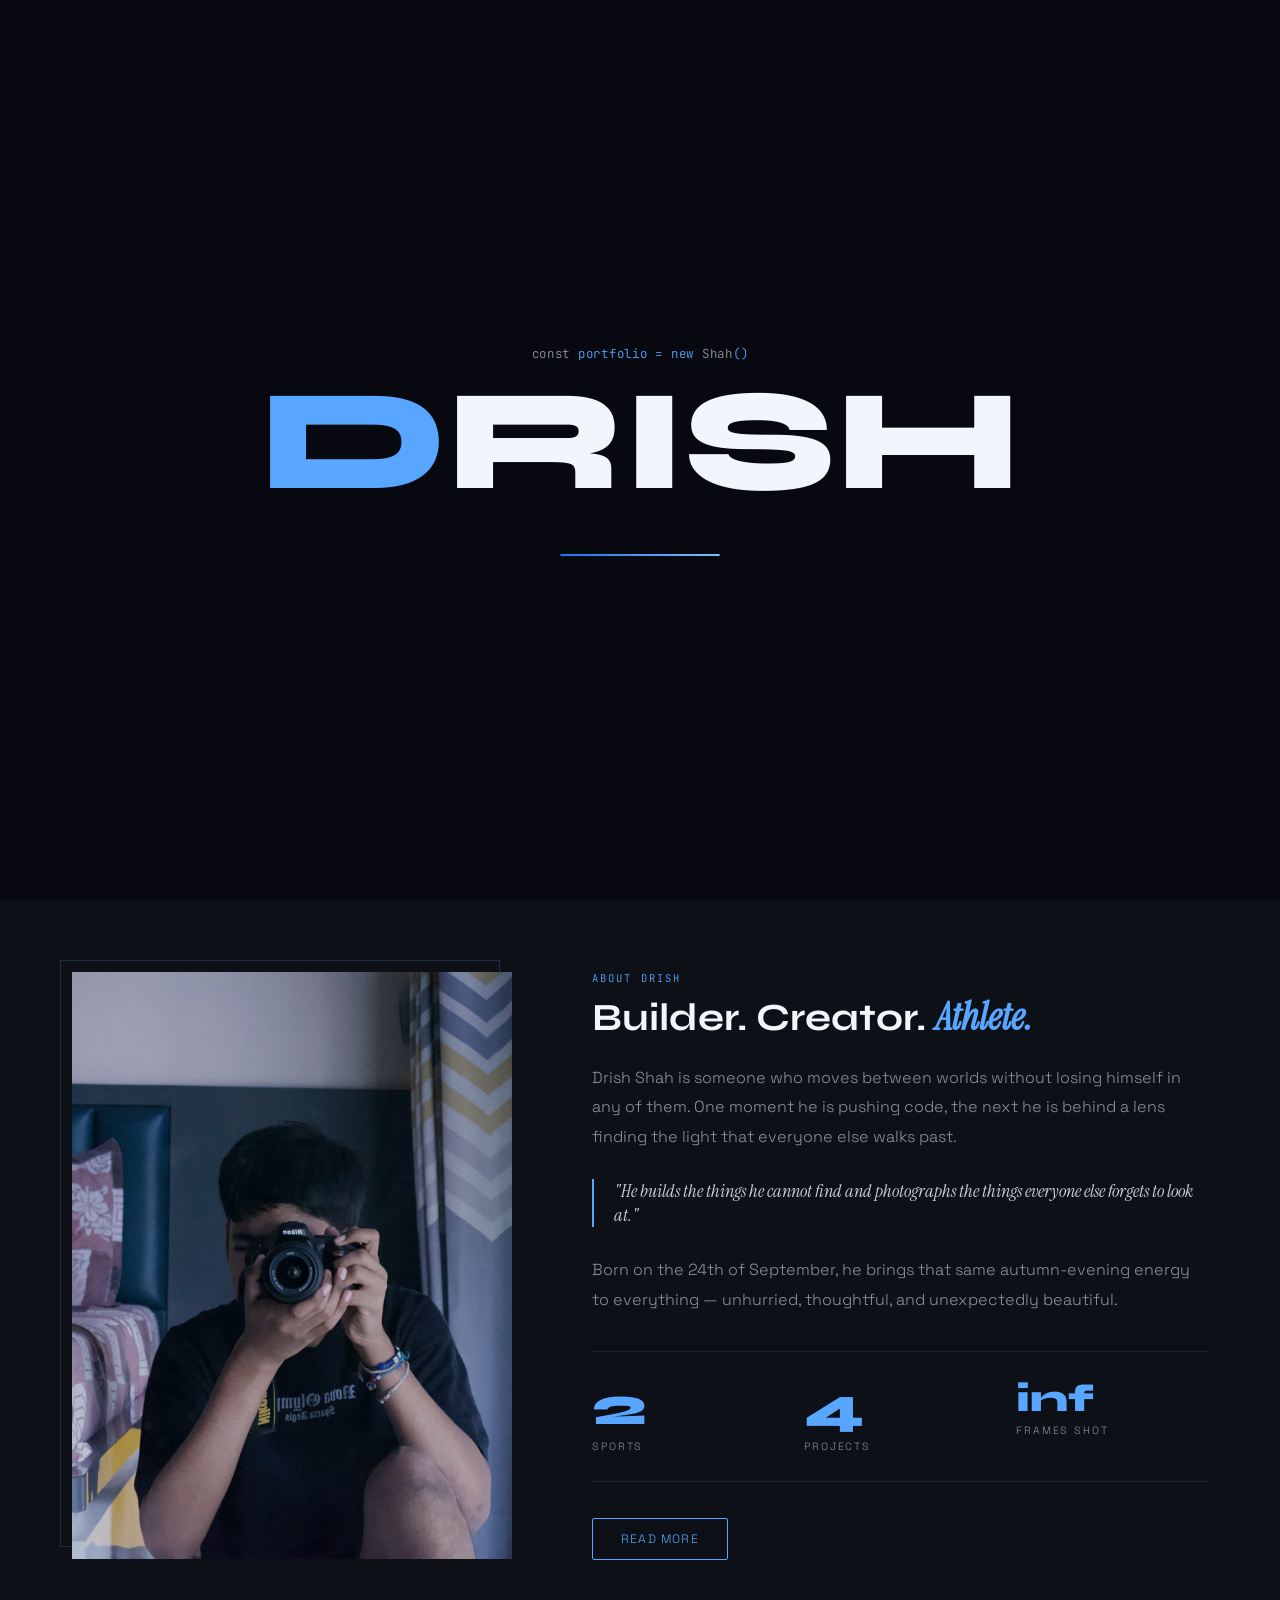
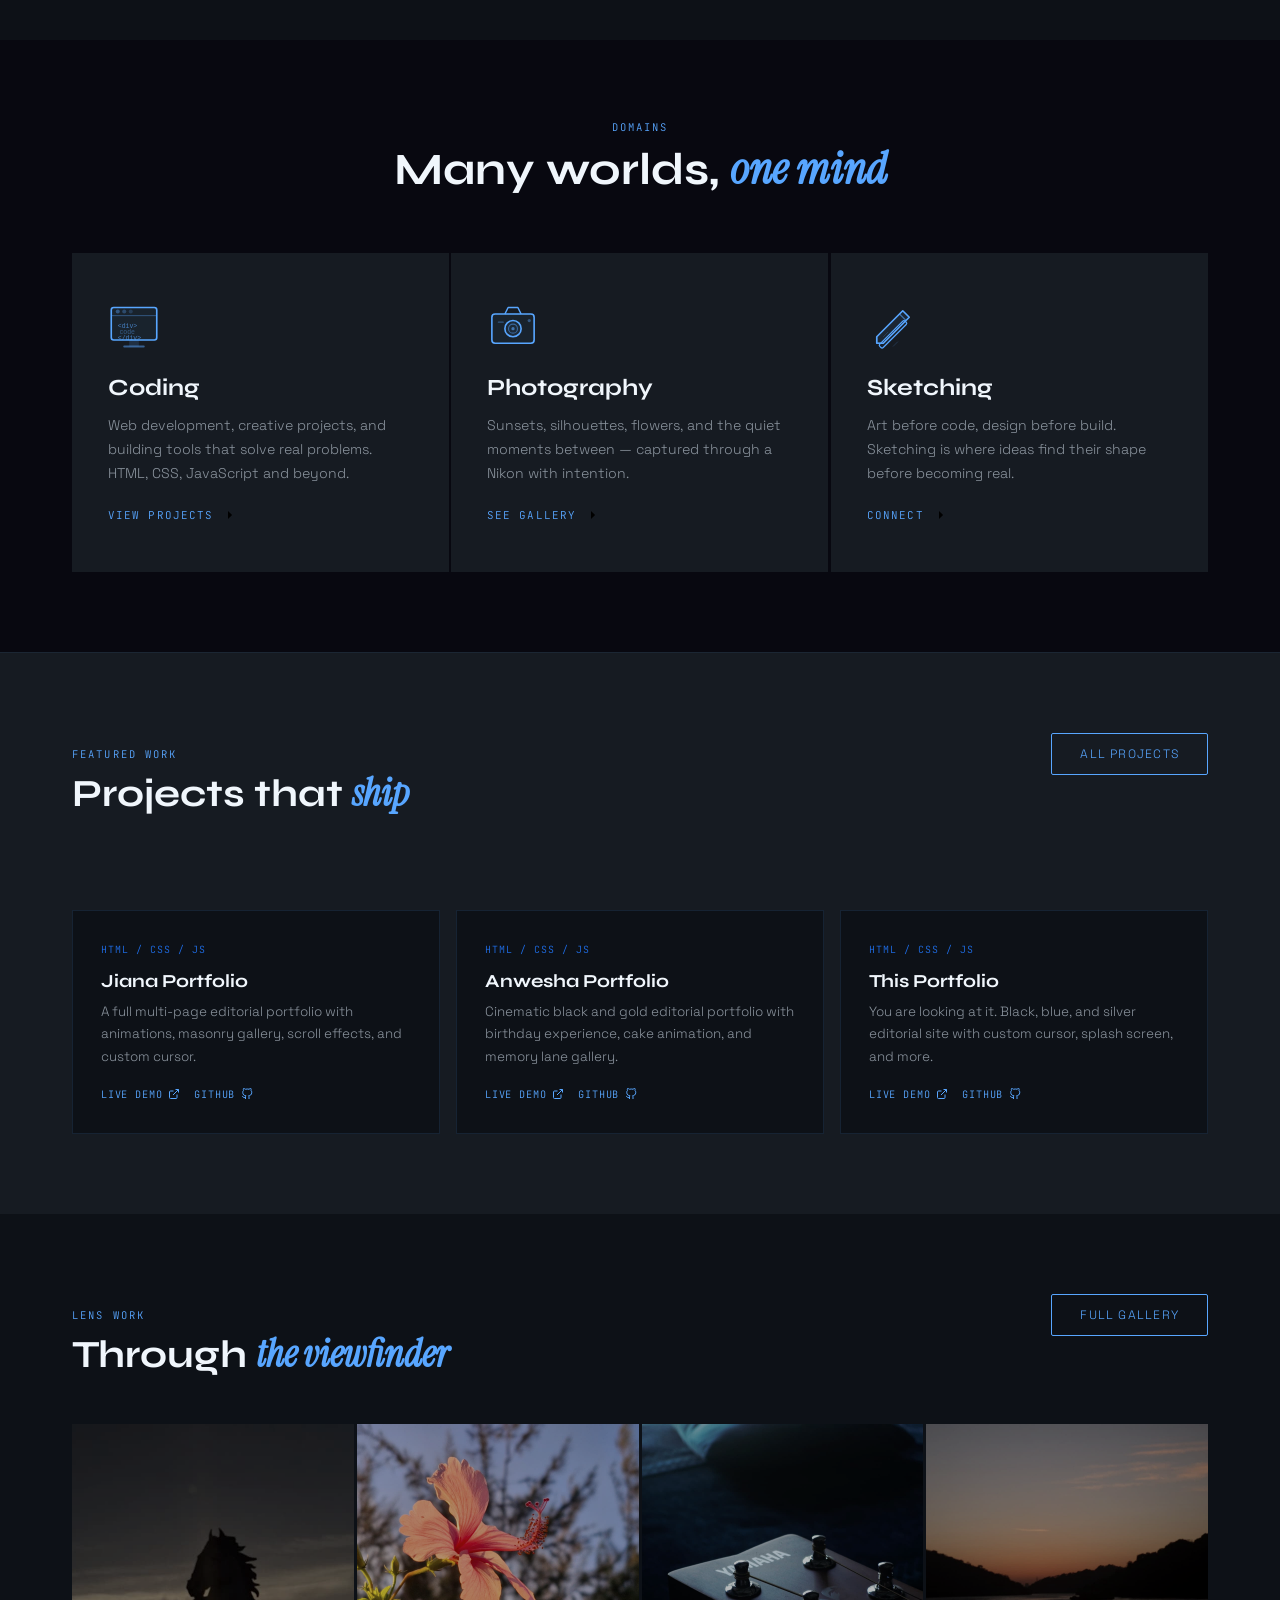
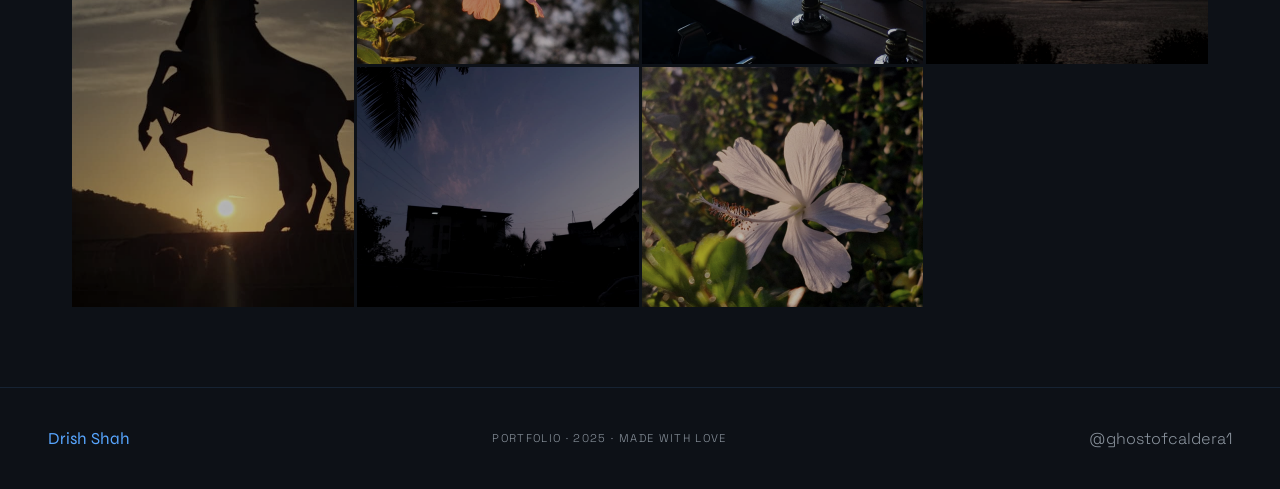
<file: index.html>
<!DOCTYPE html>
<html lang="en">
<head>
<meta charset="UTF-8">
<meta name="viewport" content="width=device-width, initial-scale=1.0">
<title>Drish Shah — Portfolio</title>
<link rel="stylesheet" href="style.css">
<style>
/* ── HERO ── */
.hero {
  min-height: calc(100vh - var(--nav-h));
  display: grid; grid-template-columns: 1fr 1fr;
  position: relative; overflow: hidden;
}
/* Blue grid lines background */
.hero::before {
  content: '';
  position: absolute; inset: 0; pointer-events: none;
  background-image:
    linear-gradient(rgba(88,166,255,.05) 1px, transparent 1px),
    linear-gradient(90deg, rgba(88,166,255,.05) 1px, transparent 1px);
  background-size: 60px 60px;
  z-index: 0;
}
.hero-left {
  display: flex; flex-direction: column; justify-content: center;
  padding: 80px 64px 100px 72px;
  position: relative; z-index: 2;
}
.hero-mono {
  font-family: 'JetBrains Mono', monospace;
  font-size: .72rem; color: var(--blue-dim);
  letter-spacing: .08em; margin-bottom: 20px;
  display: flex; align-items: center; gap: 12px;
  opacity: 0; animation: fadeUp .6s ease .2s forwards;
}
.hero-mono::before {
  content: ''; width: 32px; height: 1px; background: var(--blue-dim);
}
.hero-name {
  font-family: 'Syne', sans-serif;
  font-size: clamp(3.5rem, 5.5vw, 6.5rem);
  font-weight: 800; color: var(--white);
  line-height: .95; margin-bottom: 4px;
  opacity: 0; animation: fadeUp .7s ease .35s forwards;
}
.hero-name .blue-text { color: var(--blue); }
.hero-last {
  font-family: 'Instrument Serif', serif;
  font-style: italic; font-size: clamp(2rem,3.5vw,4.2rem);
  color: var(--silver-dim); display: block;
  font-weight: 400; letter-spacing: .04em;
  margin-bottom: 32px;
  opacity: 0; animation: fadeUp .7s ease .5s forwards;
}
.hero-typewriter-wrap {
  font-family: 'JetBrains Mono', monospace;
  font-size: .9rem; color: var(--blue-dim);
  height: 1.4rem; margin-bottom: 28px;
  opacity: 0; animation: fadeUp .6s ease .6s forwards;
}
#typewriter::after { content: '_'; color: var(--blue); animation: blink .8s step-end infinite; }
@keyframes blink { 50% { opacity: 0; } }
.hero-desc {
  font-size: 1.0rem; line-height: 1.8; color: var(--silver-dim);
  max-width: 420px; margin-bottom: 40px;
  opacity: 0; animation: fadeUp .6s ease .7s forwards;
}
.hero-tags { display: flex; gap: 8px; flex-wrap: wrap; margin-bottom: 40px; opacity: 0; animation: fadeUp .6s ease .8s forwards; }
.hero-tag {
  padding: 5px 14px;
  border: 1px solid rgba(88,166,255,.25);
  font-family: 'JetBrains Mono', monospace;
  font-size: .66rem; color: var(--blue-dim);
  letter-spacing: .08em; transition: all .2s;
}
.hero-tag:hover { border-color: var(--blue); color: var(--blue); background: var(--blue-glow); }
.hero-ctas { display: flex; gap: 14px; flex-wrap: wrap; opacity: 0; animation: fadeUp .6s ease .9s forwards; }
.bday-pill {
  display: inline-flex; align-items: center; gap: 10px;
  margin-top: 28px; padding: 10px 22px;
  background: rgba(88,166,255,.04);
  border: 1px solid rgba(88,166,255,.15);
  border-radius: 40px;
  opacity: 0; animation: fadeUp .6s ease 1s forwards;
}
#bday-countdown { display: flex; align-items: center; gap: 10px; }
#bday-countdown .cd-num { font-family: 'Syne', sans-serif; font-size: 1.6rem; font-weight: 800; color: var(--blue); line-height: 1; }
#bday-countdown .cd-label { font-size: .7rem; letter-spacing: .1em; color: var(--silver-dim); }

@keyframes fadeUp { from { opacity: 0; transform: translateY(20px); } to { opacity: 1; transform: translateY(0); } }

/* ── Hero right ── */
.hero-right { position: relative; overflow: hidden; }
.hero-right-bg {
  position: absolute; inset: 0;
  background: linear-gradient(135deg, var(--deep) 0%, rgba(88,166,255,.04) 100%);
}
.hero-img-grid {
  position: absolute; inset: 0;
  display: grid; grid-template-columns: 1fr 1fr; grid-template-rows: 1fr 1fr;
}
.hero-img-grid .cell { overflow: hidden; }
.hero-img-grid .cell img {
  width: 100%; height: 100%; object-fit: cover;
  filter: brightness(.55) contrast(1.1) saturate(.6);
  transition: transform .7s; display: block;
}
.hero-img-grid .cell:hover img { transform: scale(1.06); }
.hero-img-grid::after {
  content: ''; position: absolute; inset: 0; pointer-events: none;
  background: linear-gradient(90deg, var(--black) 0%, transparent 20%),
              linear-gradient(0deg, rgba(8,8,16,.4) 0%, transparent 40%);
}
/* Blue glow corner */
.hero-right::before {
  content: ''; position: absolute; top: -100px; right: -100px;
  width: 400px; height: 400px;
  background: radial-gradient(circle, rgba(88,166,255,.1) 0%, transparent 70%);
  pointer-events: none; z-index: 5;
}

/* Profile badge */
.hero-profile-badge {
  position: absolute; bottom: 44px; left: 50%; transform: translateX(-30%);
  z-index: 10; padding: 16px 24px; text-align: center;
  background: rgba(8,8,16,.75);
  backdrop-filter: blur(20px) saturate(180%);
  -webkit-backdrop-filter: blur(20px) saturate(180%);
  border: 1px solid rgba(88,166,255,.25);
  border-radius: 4px;
  box-shadow: 0 8px 32px rgba(0,0,0,.5), inset 0 1px 0 rgba(88,166,255,.15), 0 0 0 1px rgba(88,166,255,.06);
}
.hero-profile-badge .badge-date { font-family: 'Syne',sans-serif; font-size: 1.1rem; font-weight: 700; color: var(--blue-light); display: block; }
.hero-profile-badge small { font-family: 'JetBrains Mono',monospace; font-size: .6rem; letter-spacing: .18em; text-transform: uppercase; color: rgba(139,148,158,.8); display: block; margin-top: 4px; }

/* Scroll hint */
.hero-scroll { position: absolute; bottom: 32px; left: 26%; transform: translateX(-50%); z-index: 6; }

/* Vertical line center */
.hero::after {
  content: ''; position: absolute; left: 50%; top: 10%; height: 80%;
  width: 1px; background: linear-gradient(180deg, transparent, rgba(88,166,255,.2), transparent);
  z-index: 1; pointer-events: none;
}

/* ── ABOUT STRIP ── */
.about-strip {
  background: var(--deep); padding: 80px 72px;
  display: grid; grid-template-columns: 1fr 1.4fr; gap: 80px; align-items: center;
}
.about-img-wrap { position: relative; }
.about-img-wrap img { width: 100%; aspect-ratio: 3/4; object-fit: cover; display: block; filter: brightness(.8) contrast(1.05) saturate(.8); }
.about-img-wrap::before {
  content: ''; position: absolute; top: -12px; left: -12px; right: 12px; bottom: 12px;
  border: 1px solid rgba(88,166,255,.2); z-index: 0; pointer-events: none;
}
.about-img-wrap img { position: relative; z-index: 1; }
.about-text h2 { font-size: clamp(2rem,3vw,3.2rem); color: var(--white); margin-bottom: 24px; }
.about-text p { font-size: 1rem; line-height: 1.85; color: var(--silver-dim); margin-bottom: 18px; }
.about-text .callout {
  border-left: 2px solid var(--blue);
  padding-left: 20px;
  font-family: 'Instrument Serif', serif;
  font-style: italic; font-size: 1.15rem;
  color: var(--silver); margin: 28px 0;
}
.stats-row {
  display: grid; grid-template-columns: repeat(3,1fr); gap: 20px; margin: 36px 0;
  padding: 28px 0;
  border-top: 1px solid rgba(88,166,255,.12);
  border-bottom: 1px solid rgba(88,166,255,.12);
}

/* ── INTERESTS ── */
.interests { padding: 80px 72px; }
.interests-header { text-align: center; margin-bottom: 60px; }
.interests-header h2 { font-size: clamp(2.2rem,3.5vw,4rem); color: var(--white); }
.interests-grid { display: grid; grid-template-columns: repeat(3,1fr); gap: 2px; }
.interest-card {
  background: var(--panel); padding: 48px 36px;
  position: relative; overflow: hidden; cursor: none;
  transition: background .3s; text-decoration: none; display: block;
}
.interest-card:hover { background: var(--panel2); }
.interest-card::before {
  content: ''; position: absolute; bottom: 0; left: 0; right: 0;
  height: 2px; background: var(--blue);
  transform: scaleX(0); transform-origin: left; transition: transform .4s ease;
}
.interest-card:hover::before { transform: scaleX(1); }
/* Blue corner glow on hover */
.interest-card::after {
  content: ''; position: absolute; top: 0; left: 0; right: 0; bottom: 0;
  background: radial-gradient(ellipse at top left, rgba(88,166,255,.06) 0%, transparent 60%);
  opacity: 0; transition: opacity .3s; pointer-events: none;
}
.interest-card:hover::after { opacity: 1; }
.ic-icon { display: block; margin-bottom: 20px; line-height: 1; transition: transform .3s; }
.interest-card:hover .ic-icon { transform: scale(1.08); }
.interest-card h3 { font-size: 1.45rem; color: var(--white); margin-bottom: 14px; }
.interest-card p { font-size: .88rem; line-height: 1.7; color: var(--silver-dim); }
.interest-link {
  display: inline-flex; align-items: center; gap: 8px; margin-top: 22px;
  font-family: 'JetBrains Mono', monospace;
  font-size: .68rem; letter-spacing: .1em; text-transform: uppercase; color: var(--blue);
}
.interest-link svg { width: 14px; transition: transform .25s; }
.interest-card:hover .interest-link svg { transform: translateX(4px); }

/* ── FEATURED PROJECT STRIP ── */
.project-strip {
  background: var(--panel); padding: 80px 72px;
  border-top: 1px solid rgba(88,166,255,.08);
}
.project-strip h2 { font-size: clamp(2rem,3vw,3.4rem); color: var(--white); margin-bottom: 48px; }
.project-cards { display: grid; grid-template-columns: repeat(3,1fr); gap: 16px; }
.proj-card {
  background: var(--deep);
  border: 1px solid rgba(88,166,255,.12);
  padding: 32px 28px;
  position: relative; overflow: hidden;
  text-decoration: none; display: block;
  transition: border-color .3s, background .3s;
}
.proj-card:hover { border-color: rgba(88,166,255,.4); background: rgba(88,166,255,.03); }
.proj-card::before {
  content: '';
  position: absolute; top: 0; left: 0; right: 0; height: 2px;
  background: linear-gradient(90deg, var(--blue-dim), var(--blue));
  transform: scaleX(0); transform-origin: left;
  transition: transform .4s ease;
}
.proj-card:hover::before { transform: scaleX(1); }
.proj-lang {
  font-family: 'JetBrains Mono', monospace;
  font-size: .62rem; letter-spacing: .1em; text-transform: uppercase;
  color: var(--blue-dim); margin-bottom: 16px; display: block;
}
.proj-card h3 { font-family: 'Syne',sans-serif; font-size: 1.15rem; color: var(--white); margin-bottom: 10px; }
.proj-card p { font-size: .84rem; line-height: 1.65; color: var(--silver-dim); margin-bottom: 20px; }
.proj-links { display: flex; gap: 14px; }
.proj-link {
  font-family: 'JetBrains Mono',monospace;
  font-size: .64rem; letter-spacing: .08em; text-transform: uppercase;
  color: var(--blue); text-decoration: none;
  display: flex; align-items: center; gap: 6px;
  transition: color .2s;
}
.proj-link:hover { color: var(--blue-light); }
.proj-link svg { width: 12px; fill: none; stroke: currentColor; stroke-width: 2; }

/* ── PHOTOGRAPHY PREVIEW ── */
.photo-preview { padding: 80px 72px; background: var(--deep); }
.photo-preview-header { display: flex; align-items: baseline; justify-content: space-between; margin-bottom: 48px; }
.photo-preview-header h2 { font-size: clamp(2rem,3vw,3.4rem); color: var(--white); }
.photo-mosaic { display: grid; grid-template-columns: repeat(4,1fr); gap: 3px; }
.photo-mosaic .pm-cell { overflow: hidden; }
.photo-mosaic .pm-cell img { width: 100%; height: 240px; object-fit: cover; display: block; filter: brightness(.72) contrast(1.06) saturate(.75); transition: transform .5s, filter .3s; }
.photo-mosaic .pm-cell:hover img { transform: scale(1.06); filter: brightness(.9) contrast(1.08) saturate(.9); }
.pm-tall { grid-row: span 2; }
.pm-tall img { height: 483px !important; }

@media (max-width: 900px) {
  .hero { grid-template-columns: 1fr; }
  .hero-right { height: 50vh; }
  .hero-left { padding: 48px 24px; }
  .about-strip { grid-template-columns: 1fr; padding: 48px 24px; gap: 40px; }
  .interests { padding: 48px 24px; }
  .interests-grid { grid-template-columns: 1fr; }
  .project-strip { padding: 48px 24px; }
  .project-cards { grid-template-columns: 1fr; }
  .photo-preview { padding: 48px 24px; }
  .photo-mosaic { grid-template-columns: repeat(2,1fr); }
  .pm-tall img { height: 240px !important; }
  .pm-tall { grid-row: span 1; }
}
</style>
</head>
<body>

<!-- SPLASH -->
<div id="splash">
  <div class="splash-mono"><span>const </span>portfolio = new <span>Shah</span>()</div>
  <div class="splash-name" id="splash-name"></div>
  <div class="splash-bar-wrap"><div class="splash-bar-fill"></div></div>
</div>

<div id="scroll-progress"></div>
<div id="page-transition"></div>
<div class="cursor-dot"></div>
<div class="cursor-ring"></div>

<div class="social-float">
  <a href="https://github.com/coder1239756" target="_blank" title="GitHub">
    <svg viewBox="0 0 24 24" fill="currentColor" width="16"><path d="M12 2C6.477 2 2 6.477 2 12c0 4.418 2.865 8.166 6.839 9.489.5.092.682-.217.682-.482 0-.237-.009-.868-.013-1.703-2.782.603-3.369-1.342-3.369-1.342-.454-1.155-1.11-1.462-1.11-1.462-.908-.62.069-.608.069-.608 1.003.07 1.531 1.03 1.531 1.03.892 1.529 2.341 1.087 2.91.832.092-.647.35-1.088.636-1.338-2.22-.253-4.555-1.11-4.555-4.943 0-1.091.39-1.984 1.03-2.682-.103-.254-.447-1.27.098-2.646 0 0 .84-.269 2.75 1.025A9.564 9.564 0 0112 6.844c.85.004 1.705.115 2.504.337 1.909-1.294 2.747-1.025 2.747-1.025.546 1.376.202 2.392.1 2.646.64.698 1.028 1.591 1.028 2.682 0 3.841-2.337 4.687-4.565 4.935.359.309.678.919.678 1.852 0 1.336-.012 2.415-.012 2.741 0 .267.18.578.688.48C19.138 20.163 22 16.418 22 12c0-5.523-4.477-10-10-10z"/></svg>
  </a>
  <a href="https://www.instagram.com/ghostofcaldera1" target="_blank" title="Instagram">
    <svg viewBox="0 0 24 24" fill="none" stroke="currentColor" stroke-width="1.5" width="15"><rect x="2" y="2" width="20" height="20" rx="5"/><circle cx="12" cy="12" r="4"/><circle cx="17.5" cy="6.5" r="1" fill="currentColor" stroke="none"/></svg>
  </a>
</div>

<nav>
  <a href="index.html" class="nav-logo">D<span>.</span>S</a>
  <ul class="nav-links"><li><a href="/anwesha/index.html" data-bestie-link style="color:#e8a5c4">Anwesha (Bestie) ✦</a></li><li><a href="/" data-bestie-link>← Hub</a></li>
    <li><a href="index.html">Home</a></li>
    <li><a href="about.html">About</a></li>
    <li><a href="work.html">Work</a></li>
    <li><a href="photography.html">Photography</a></li>
    <li><a href="connect.html">Connect</a></li>
  </ul>
  <a href="https://github.com/coder1239756" target="_blank" class="nav-gh">github/coder1239756</a>
</nav>

<!-- HERO -->
<section class="hero page">
  <div class="hero-left">
    <div class="hero-mono">Portfolio · 2025</div>
    <h1 class="hero-name"><span class="blue-text">Drish</span></h1>
    <span class="hero-last">Shah</span>
    <div class="hero-typewriter-wrap">
      <span id="typewriter" data-words='["// coder. builder. creator.","// shoots stills. writes code.","// cricket, volleyball, football.","// @ghostofcaldera1","// born 24 September."]'></span>
    </div>
    <p class="hero-desc">
      Developer by logic, photographer by instinct, athlete by nature. 
      Building things that work and capturing moments worth keeping.
    </p>
    <div class="hero-tags">
      <span class="hero-tag">HTML / CSS / JS</span>
      <span class="hero-tag">Photography</span>
      <span class="hero-tag">Sketching</span>
      <span class="hero-tag">Cricket</span>
      <span class="hero-tag">Volleyball</span>
    </div>
    <div class="hero-ctas">
      <a href="work.html" class="btn btn-fill">View My Work</a>
      <a href="photography.html" class="btn">Photography</a>
    </div>
    <div class="bday-pill">
      <div id="bday-countdown">
        <span class="cd-num">-</span>
        <span class="cd-label">loading...</span>
      </div>
    </div>
  </div>

  <div class="hero-right">
    <div class="hero-right-bg"></div>
    <div class="hero-img-grid">
      <div class="cell"><img src="images/horse-sunset.jpg" alt="Photography"></div>
      <div class="cell"><img src="images/flower-orange.jpg" alt="Photography"></div>
      <div class="cell"><img src="images/river-sunset.jpg" alt="Photography"></div>
      <div class="cell"><img src="images/sunset-mountain.jpg" alt="Photography"></div>
    </div>
    <div class="hero-profile-badge">
      <span class="badge-date">24 September</span>
      <small>Born to build</small>
    </div>
  </div>

  <div class="hero-scroll">
    <div class="scroll-hint">
      <span>Scroll</span>
      <svg viewBox="0 0 24 24"><polyline points="6 9 12 15 18 9"/></svg>
    </div>
  </div>
</section>

<!-- MARQUEE -->
<div class="marquee-wrap">
  <div class="marquee-track">
    <span>Drish Shah</span><span class="dot">/</span>
    <span>Coder</span><span class="dot">/</span>
    <span>Photographer</span><span class="dot">/</span>
    <span>Sketching</span><span class="dot">/</span>
    <span>Cricket</span><span class="dot">/</span>
    <span>Volleyball</span><span class="dot">/</span>
    <span>Football</span><span class="dot">/</span>
    <span>September 24th</span><span class="dot">/</span>
    <span>@ghostofcaldera1</span><span class="dot">/</span>
    <span>Drish Shah</span><span class="dot">/</span>
    <span>Coder</span><span class="dot">/</span>
    <span>Photographer</span><span class="dot">/</span>
    <span>Sketching</span><span class="dot">/</span>
    <span>Cricket</span><span class="dot">/</span>
    <span>Volleyball</span><span class="dot">/</span>
    <span>Football</span><span class="dot">/</span>
    <span>September 24th</span><span class="dot">/</span>
    <span>@ghostofcaldera1</span><span class="dot">/</span>
  </div>
</div>

<!-- ABOUT STRIP -->
<section class="about-strip reveal">
  <div class="about-img-wrap tilt-card">
    <img src="images/profile-camera.jpg" alt="Drish Shah">
  </div>
  <div class="about-text">
    <span class="section-tag">About Drish</span>
    <h2>Builder. Creator. <em class="blue-text serif-italic">Athlete.</em></h2>
    <p>
      Drish Shah is someone who moves between worlds without losing himself in any of them. 
      One moment he is pushing code, the next he is behind a lens finding the light that 
      everyone else walks past.
    </p>
    <div class="callout">
      "He builds the things he cannot find and photographs the things everyone else forgets to look at."
    </div>
    <p>
      Born on the 24th of September, he brings that same autumn-evening energy to everything — 
      unhurried, thoughtful, and unexpectedly beautiful.
    </p>
    <div class="stats-row">
      <div class="stat-item">
        <span class="stat-number" data-count="3">0</span>
        <span class="stat-label">Sports</span>
      </div>
      <div class="stat-item">
        <span class="stat-number" data-count="5">0</span>
        <span class="stat-label">Projects</span>
      </div>
      <div class="stat-item">
        <span class="stat-number" style="font-size:2.4rem">inf</span>
        <span class="stat-label">Frames Shot</span>
      </div>
    </div>
    <a href="about.html" class="btn">Read More</a>
  </div>
</section>

<!-- INTERESTS -->
<section class="interests">
  <div class="interests-header reveal">
    <span class="section-tag">Domains</span>
    <h2>Many worlds, <em class="blue-text serif-italic">one mind</em></h2>
  </div>
  <div class="interests-grid">
    <a href="work.html" class="interest-card tilt-card reveal">
      <span class="ic-icon">
        <svg viewBox="0 0 64 64" fill="none" xmlns="http://www.w3.org/2000/svg" width="52" height="52">
          <rect x="4" y="8" width="56" height="40" rx="3" stroke="#58a6ff" stroke-width="2" fill="rgba(88,166,255,.05)"/>
          <line x1="4" y1="18" x2="60" y2="18" stroke="#58a6ff" stroke-width="1.2" opacity=".4"/>
          <circle cx="12" cy="13" r="2.5" fill="#58a6ff" opacity=".4"/>
          <circle cx="20" cy="13" r="2.5" fill="rgba(88,166,255,.3)"/>
          <circle cx="28" cy="13" r="2.5" fill="rgba(88,166,255,.2)"/>
          <text x="12" y="33" font-family="monospace" font-size="8" fill="#58a6ff" opacity=".7">&lt;div&gt;</text>
          <text x="14" y="41" font-family="monospace" font-size="8" fill="rgba(88,166,255,.45)">code</text>
          <text x="12" y="48" font-family="monospace" font-size="8" fill="#58a6ff" opacity=".7">&lt;/div&gt;</text>
          <line x1="20" y1="56" x2="44" y2="56" stroke="#58a6ff" stroke-width="2.5" stroke-linecap="round" opacity=".5"/>
          <rect x="26" y="48" width="12" height="8" fill="#58a6ff" opacity=".15"/>
        </svg>
      </span>
      <h3>Coding</h3>
      <p>Web development, creative projects, and building tools that solve real problems. HTML, CSS, JavaScript and beyond.</p>
      <span class="interest-link">View Projects <svg viewBox="0 0 24 24"><line x1="5" y1="12" x2="19" y2="12"/><polyline points="12 5 19 12 12 19"/></svg></span>
    </a>
    <a href="photography.html" class="interest-card tilt-card reveal">
      <span class="ic-icon">
        <svg viewBox="0 0 64 64" fill="none" xmlns="http://www.w3.org/2000/svg" width="52" height="52">
          <rect x="6" y="16" width="52" height="36" rx="4" stroke="#58a6ff" stroke-width="2" fill="rgba(88,166,255,.05)"/>
          <path d="M22 16 L26 8 L38 8 L42 16" stroke="#58a6ff" stroke-width="1.8" fill="none" stroke-linejoin="round"/>
          <circle cx="32" cy="34" r="10" stroke="#58a6ff" stroke-width="2" fill="rgba(88,166,255,.06)"/>
          <circle cx="32" cy="34" r="5.5" stroke="#58a6ff" stroke-width="1.4" opacity=".5"/>
          <circle cx="32" cy="34" r="2" fill="#58a6ff" opacity=".6"/>
          <circle cx="52" cy="24" r="2" fill="#58a6ff" opacity=".4"/>
          <line x1="14" y1="26" x2="20" y2="26" stroke="#58a6ff" stroke-width="1.5" stroke-linecap="round" opacity=".4"/>
        </svg>
      </span>
      <h3>Photography</h3>
      <p>Sunsets, silhouettes, flowers, and the quiet moments between — captured through a Nikon with intention.</p>
      <span class="interest-link">See Gallery <svg viewBox="0 0 24 24"><line x1="5" y1="12" x2="19" y2="12"/><polyline points="12 5 19 12 12 19"/></svg></span>
    </a>
    <a href="connect.html" class="interest-card tilt-card reveal">
      <span class="ic-icon">
        <svg viewBox="0 0 64 64" fill="none" xmlns="http://www.w3.org/2000/svg" width="52" height="52">
          <!-- Pencil/sketch icon -->
          <rect x="10" y="38" width="44" height="6" rx="2" stroke="#58a6ff" stroke-width="1.5" fill="rgba(88,166,255,.05)" transform="rotate(-45 32 41)"/>
          <path d="M44 12 L52 20 L20 52 L12 52 L12 44 Z" stroke="#58a6ff" stroke-width="2" fill="rgba(88,166,255,.08)" stroke-linejoin="round"/>
          <line x1="40" y1="16" x2="48" y2="24" stroke="#58a6ff" stroke-width="1.4" opacity=".6"/>
          <line x1="12" y1="44" x2="12" y2="52" stroke="#58a6ff" stroke-width="1.5" opacity=".5"/>
          <line x1="12" y1="52" x2="20" y2="52" stroke="#58a6ff" stroke-width="1.5" opacity=".5"/>
          <!-- sketch lines -->
          <line x1="20" y1="44" x2="26" y2="38" stroke="#58a6ff" stroke-width=".8" opacity=".3"/>
          <line x1="26" y1="50" x2="32" y2="44" stroke="#58a6ff" stroke-width=".8" opacity=".3"/>
          <line x1="32" y1="56" x2="38" y2="50" stroke="#58a6ff" stroke-width=".8" opacity=".3"/>
        </svg>
      </span>
      <h3>Sketching</h3>
      <p>Art before code, design before build. Sketching is where ideas find their shape before becoming real.</p>
      <span class="interest-link">Connect <svg viewBox="0 0 24 24"><line x1="5" y1="12" x2="19" y2="12"/><polyline points="12 5 19 12 12 19"/></svg></span>
    </a>
  </div>
</section>

<!-- FEATURED PROJECTS -->
<section class="project-strip reveal">
  <div style="display:flex;align-items:baseline;justify-content:space-between;margin-bottom:48px;">
    <div>
      <span class="section-tag">Featured Work</span>
      <h2>Projects that <em class="blue-text serif-italic">ship</em></h2>
    </div>
    <a href="work.html" class="btn">All Projects</a>
  </div>
  <div class="project-cards">
    <a href="https://coder1239756.github.io/Jianaa-Portfolio/index.html" target="_blank" class="proj-card tilt-card">
      <span class="proj-lang">HTML / CSS / JS</span>
      <h3>Jiana Portfolio</h3>
      <p>A full multi-page editorial portfolio with animations, masonry gallery, scroll effects, and custom cursor.</p>
      <div class="proj-links">
        <span class="proj-link">
          Live Demo
          <svg viewBox="0 0 24 24"><path d="M18 13v6a2 2 0 01-2 2H5a2 2 0 01-2-2V8a2 2 0 012-2h6"/><polyline points="15 3 21 3 21 9"/><line x1="10" y1="14" x2="21" y2="3"/></svg>
        </span>
        <span class="proj-link">
          GitHub
          <svg viewBox="0 0 24 24"><path d="M9 19c-5 1.5-5-2.5-7-3m14 6v-3.87a3.37 3.37 0 00-.94-2.61c3.14-.35 6.44-1.54 6.44-7A5.44 5.44 0 0020 4.77 5.07 5.07 0 0019.91 1S18.73.65 16 2.48a13.38 13.38 0 00-7 0C6.27.65 5.09 1 5.09 1A5.07 5.07 0 005 4.77a5.44 5.44 0 00-1.5 3.78c0 5.42 3.3 6.61 6.44 7A3.37 3.37 0 009 18.13V22"/></svg>
        </span>
      </div>
    </a>
    <a href="https://github.com/coder1239756" target="_blank" class="proj-card tilt-card">
      <span class="proj-lang">HTML / CSS / JS</span>
      <h3>Anwesha Portfolio</h3>
      <p>Cinematic black and gold editorial portfolio with birthday experience, cake animation, and memory lane gallery.</p>
      <div class="proj-links">
         <span class="proj-link">
          Live Demo
          <svg viewBox="0 0 24 24"><path d="M18 13v6a2 2 0 01-2 2H5a2 2 0 01-2-2V8a2 2 0 012-2h6"/><polyline points="15 3 21 3 21 9"/><line x1="10" y1="14" x2="21" y2="3"/></svg>
        </span>
        <span class="proj-link">
          GitHub
          <svg viewBox="0 0 24 24"><path d="M9 19c-5 1.5-5-2.5-7-3m14 6v-3.87a3.37 3.37 0 00-.94-2.61c3.14-.35 6.44-1.54 6.44-7A5.44 5.44 0 0020 4.77 5.07 5.07 0 0019.91 1S18.73.65 16 2.48a13.38 13.38 0 00-7 0C6.27.65 5.09 1 5.09 1A5.07 5.07 0 005 4.77a5.44 5.44 0 00-1.5 3.78c0 5.42 3.3 6.61 6.44 7A3.37 3.37 0 009 18.13V22"/></svg>
        </span>
      </div>
    </a>
    <a href="https://github.com/coder1239756" target="_blank" class="proj-card tilt-card">
      <span class="proj-lang">HTML / CSS / JS</span>
      <h3>This Portfolio</h3>
      <p>You are looking at it. Black, blue, and silver editorial site with custom cursor, splash screen, and more.</p>
      <div class="proj-links">
         <span class="proj-link">
          Live Demo
          <svg viewBox="0 0 24 24"><path d="M18 13v6a2 2 0 01-2 2H5a2 2 0 01-2-2V8a2 2 0 012-2h6"/><polyline points="15 3 21 3 21 9"/><line x1="10" y1="14" x2="21" y2="3"/></svg>
        </span>
        <span class="proj-link">
          GitHub
          <svg viewBox="0 0 24 24"><path d="M9 19c-5 1.5-5-2.5-7-3m14 6v-3.87a3.37 3.37 0 00-.94-2.61c3.14-.35 6.44-1.54 6.44-7A5.44 5.44 0 0020 4.77 5.07 5.07 0 0019.91 1S18.73.65 16 2.48a13.38 13.38 0 00-7 0C6.27.65 5.09 1 5.09 1A5.07 5.07 0 005 4.77a5.44 5.44 0 00-1.5 3.78c0 5.42 3.3 6.61 6.44 7A3.37 3.37 0 009 18.13V22"/></svg>
        </span>
      </div>
    </a>
  </div>
</section>

<!-- PHOTO PREVIEW -->
<section class="photo-preview">
  <div class="photo-preview-header reveal">
    <div>
      <span class="section-tag">Lens Work</span>
      <h2>Through <em class="blue-text serif-italic">the viewfinder</em></h2>
    </div>
    <a href="photography.html" class="btn">Full Gallery</a>
  </div>
  <div class="photo-mosaic reveal">
    <div class="pm-cell pm-tall"><img src="images/horse-sunset.jpg" alt=""></div>
    <div class="pm-cell"><img src="images/flower-orange.jpg" alt=""></div>
    <div class="pm-cell"><img src="images/guitar1.jpg" alt=""></div>
    <div class="pm-cell"><img src="images/river-sunset.jpg" alt=""></div>
    <div class="pm-cell"><img src="images/dusk-sky.jpg" alt=""></div>
    <div class="pm-cell"><img src="images/flower-white.jpg" alt=""></div>
  </div>
</section>

<footer>
  <span class="footer-name">Drish Shah</span>
  <span class="footer-meta">Portfolio · 2025 · Made with love</span>
 <a href="https://www.instagram.com/ghostofcaldera1" target="_blank">@ghostofcaldera1</a>
</footer>

<script src="script.js"></script>
<script>
// Splash letter animation
(function(){
  const name = 'DRISH';
  const el = document.getElementById('splash-name');
  if (!el) return;
  name.split('').forEach((ch,i) => {
    const s = document.createElement('span');
    s.className = 'sl' + (i === 0 ? ' blue' : '');
    s.textContent = ch;
    s.style.animationDelay = (.55 + i*.07) + 's';
    el.appendChild(s);
  });
})();
</script>
</body>
</html>
</file>
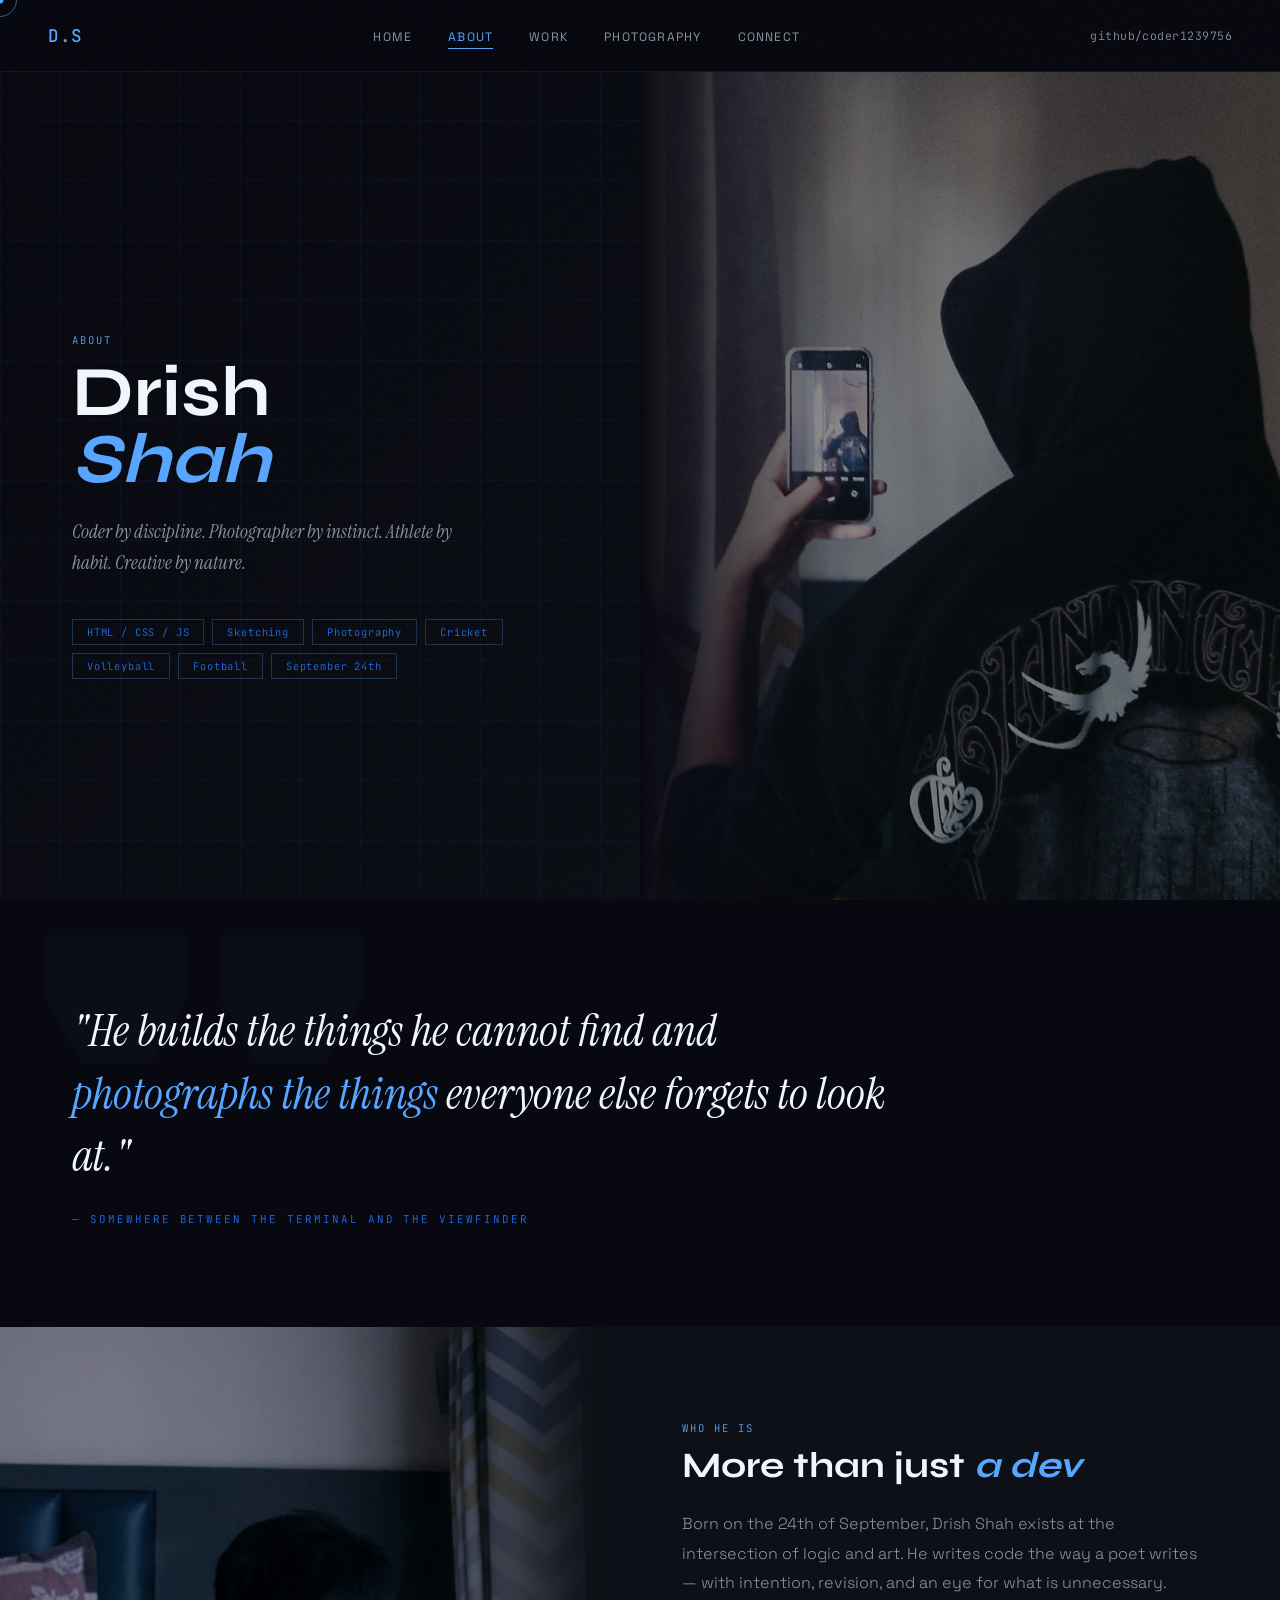
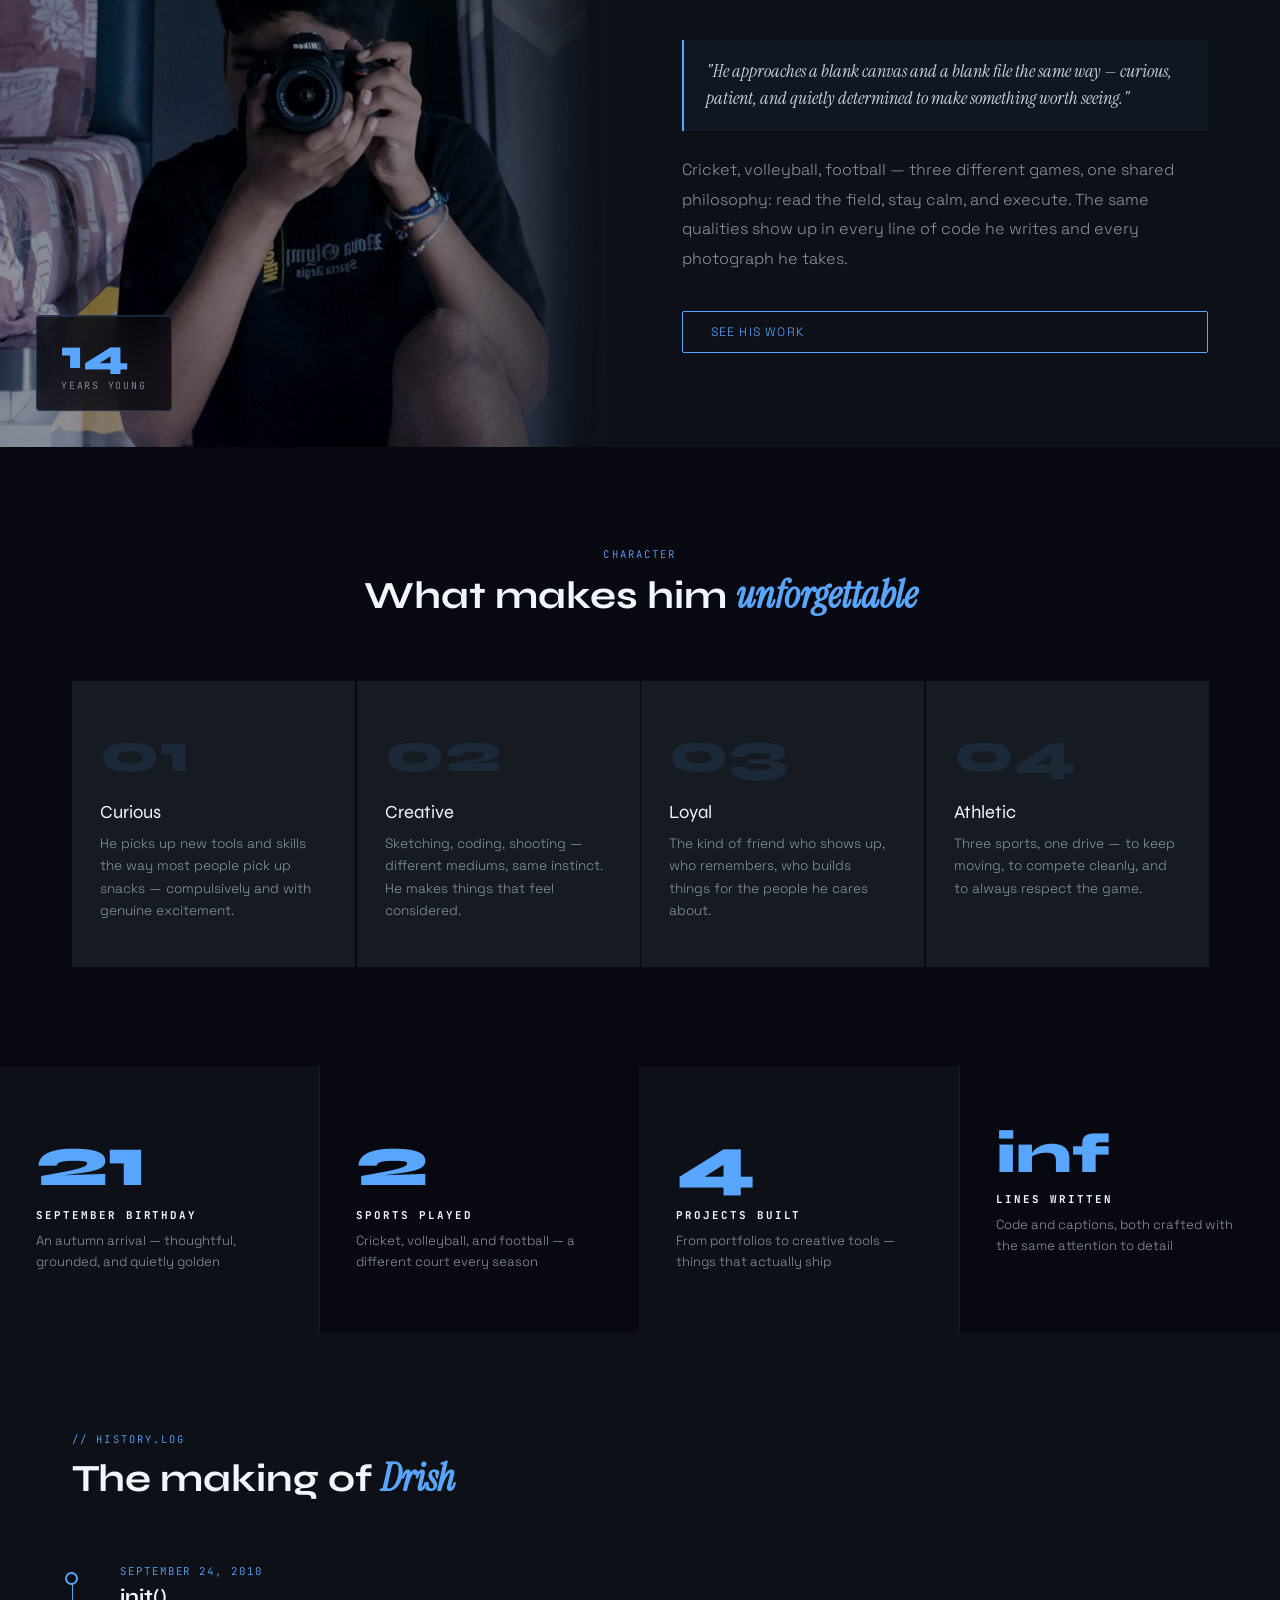
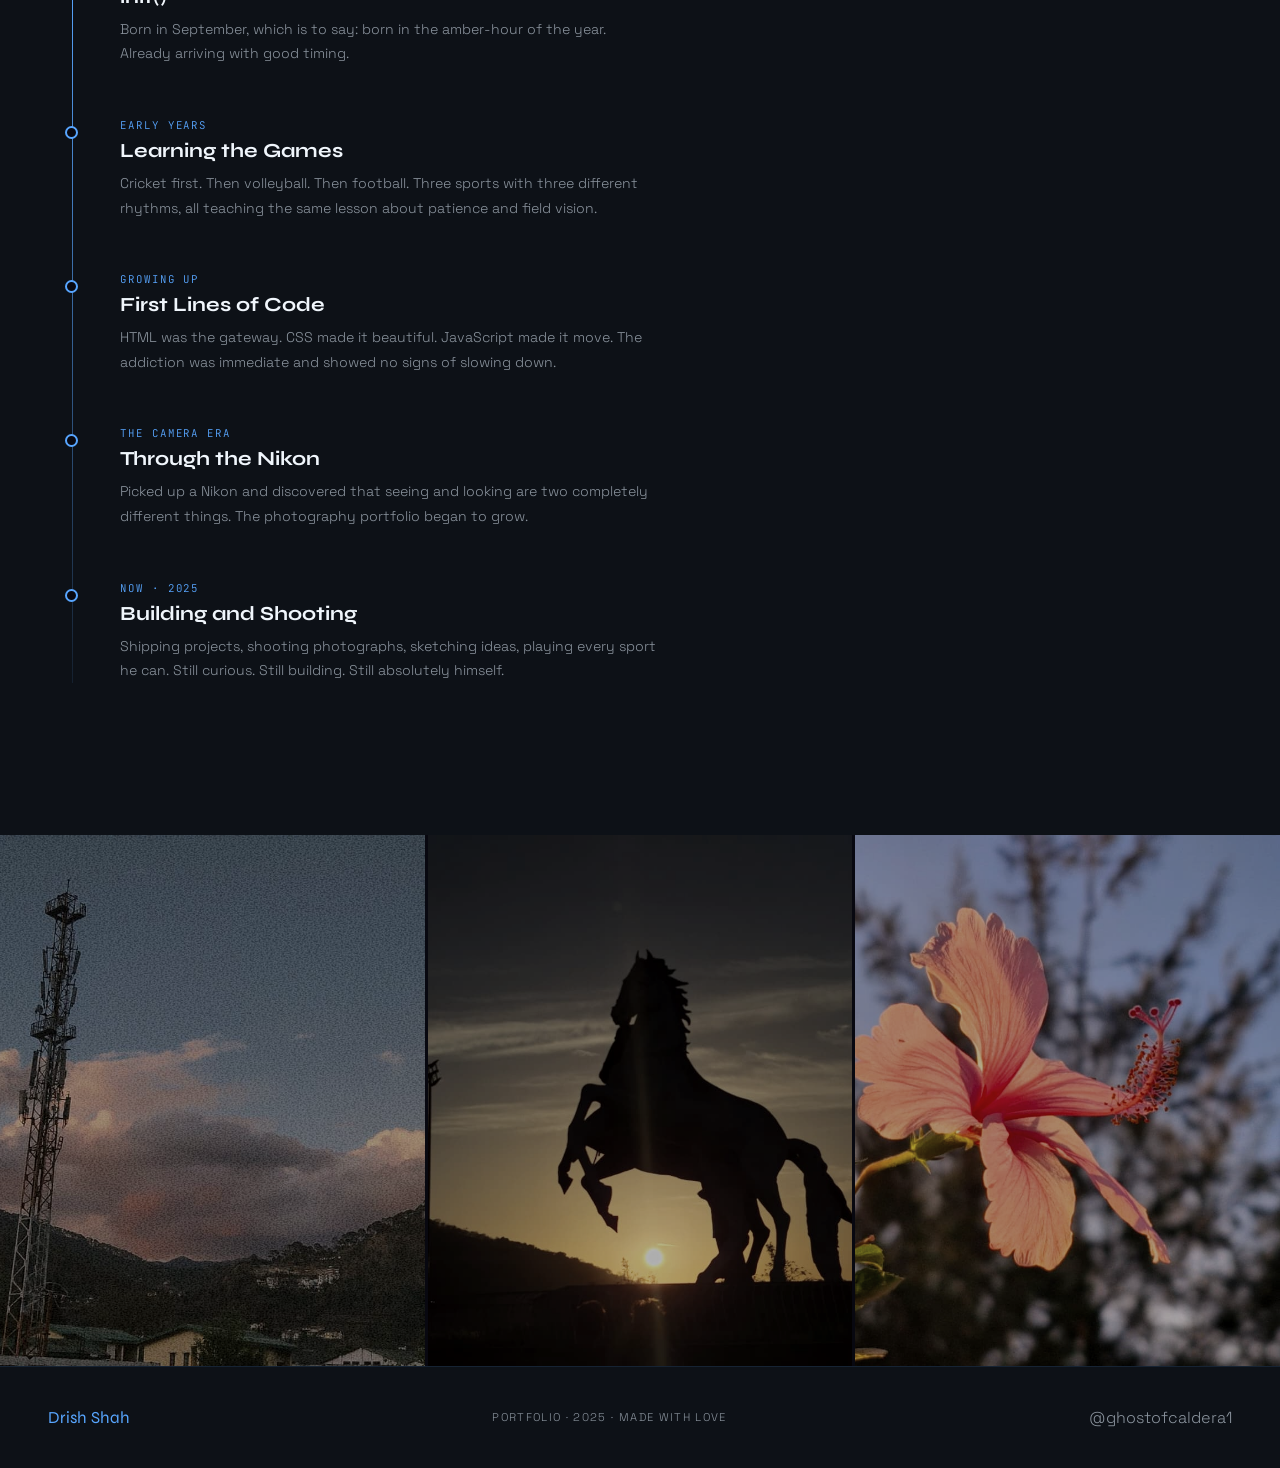
<file: about.html>
<!DOCTYPE html>
<html lang="en">
<head>
<meta charset="UTF-8">
<meta name="viewport" content="width=device-width, initial-scale=1.0">
<title>About — Drish Shah</title>
<link rel="stylesheet" href="style.css">
<style>
.about-hero {
  min-height: 100vh; display: grid; grid-template-columns: 1fr 1fr;
  position: relative; overflow: hidden;
  background: linear-gradient(135deg, var(--black) 0%, var(--deep) 100%);
}
/* code-lines decorative background */
.about-hero::before {
  content: '';
  position: absolute; inset: 0; pointer-events: none;
  background-image: linear-gradient(rgba(88,166,255,.04) 1px, transparent 1px), linear-gradient(90deg, rgba(88,166,255,.04) 1px, transparent 1px);
  background-size: 60px 60px;
}
.ah-left { display:flex; flex-direction:column; justify-content:center; padding: 120px 72px 80px; position:relative; z-index:2; }
.ah-left h1 { font-size: clamp(3rem,5.5vw,7rem); color: var(--white); line-height: .95; margin-bottom: 24px; }
.ah-left h1 em { color: var(--blue); font-style:italic; display:block; }
.ah-left .subtitle { font-family:'Instrument Serif',serif; font-style:italic; font-size:1.2rem; color:var(--silver-dim); line-height:1.6; max-width:420px; margin-bottom: 40px; }
.ah-tags { display:flex; flex-wrap:wrap; gap:8px; }
.ah-tag { padding:5px 14px; border:1px solid rgba(88,166,255,.25); font-family:'JetBrains Mono',monospace; font-size:.65rem; color:var(--blue-dim); letter-spacing:.08em; transition:all .2s; }
.ah-tag:hover { border-color:var(--blue); color:var(--blue); background:rgba(88,166,255,.08); }
.ah-right { position:relative; overflow:hidden; }
.ah-right img { width:100%; height:100%; object-fit:cover; filter:brightness(.6) contrast(1.1) saturate(.7); }
.ah-right::after { content:''; position:absolute; inset:0; background:linear-gradient(90deg,var(--black) 0%,transparent 30%); }

.big-quote { padding:100px 72px; background:var(--black); position:relative; overflow:hidden; }
.big-quote::before { content:'"'; position:absolute; top:-60px; left:30px; font-family:'Syne',sans-serif; font-size:36rem; font-weight:800; color:rgba(88,166,255,.03); line-height:1; pointer-events:none; }
.big-quote blockquote { font-family:'Instrument Serif',serif; font-size:clamp(1.8rem,3.5vw,3.5rem); font-style:italic; color:var(--white); max-width:840px; line-height:1.4; position:relative; z-index:1; }
.big-quote blockquote em { color:var(--blue); }
.big-quote cite { display:block; margin-top:24px; font-family:'JetBrains Mono',monospace; font-size:.68rem; letter-spacing:.18em; text-transform:uppercase; color:var(--blue-dim); font-style:normal; }

.who { display:grid; grid-template-columns:1fr 1.1fr; min-height:80vh; }
.who-visual { position:relative; overflow:hidden; }
.who-visual img { width:100%; height:100%; object-fit:cover; filter:brightness(.6) contrast(1.1) saturate(.7); }
.who-visual::after { content:''; position:absolute; inset:0; background:linear-gradient(90deg,transparent 70%,var(--deep) 100%); }
.who-badge { position:absolute; bottom:36px; left:36px; background:rgba(8,8,16,.8); backdrop-filter:blur(20px); border:1px solid rgba(88,166,255,.2); border-radius:4px; padding:18px 24px; box-shadow:inset 0 1px 0 rgba(88,166,255,.15); }
.who-badge .wbnum { font-family:'Syne',sans-serif; font-size:2.6rem; font-weight:800; color:var(--blue); display:block; line-height:1; }
.who-badge .wblabel { font-family:'JetBrains Mono',monospace; font-size:.62rem; letter-spacing:.18em; text-transform:uppercase; color:var(--silver-dim); display:block; margin-top:4px; }
.who-text { background:var(--deep); padding:80px 72px; display:flex; flex-direction:column; justify-content:center; }
.who-text h2 { font-size:clamp(2rem,2.8vw,3rem); color:var(--white); margin-bottom:24px; }
.who-text p { font-size:1rem; line-height:1.85; color:var(--silver-dim); margin-bottom:18px; }
.who-text .callout { border-left:2px solid var(--blue); padding:18px 22px; background:rgba(88,166,255,.04); margin:24px 0; font-family:'Instrument Serif',serif; font-style:italic; font-size:1.15rem; color:var(--silver); line-height:1.5; }

/* Traits */
.traits-section { padding:100px 72px; background:var(--black); }
.traits-section h2 { font-size:clamp(2rem,3vw,3.6rem); color:var(--white); margin-bottom:64px; text-align:center; }
.traits-grid { display:grid; grid-template-columns:repeat(4,1fr); gap:2px; }
.trait-block { background:var(--panel); padding:44px 28px; position:relative; overflow:hidden; transition:background .3s; }
.trait-block:hover { background:var(--panel2); }
.trait-block::after { content:''; position:absolute; bottom:0; left:0; right:0; height:2px; background:var(--blue); transform:scaleX(0); transform-origin:left; transition:transform .4s; }
.trait-block:hover::after { transform:scaleX(1); }
.trait-num { font-family:'Syne',sans-serif; font-size:3.5rem; font-weight:800; color:rgba(88,166,255,.1); line-height:1; display:block; margin-bottom:20px; transition:color .3s; }
.trait-block:hover .trait-num { color:rgba(88,166,255,.25); }
.trait-name { font-family:'Syne',sans-serif; font-size:1.15rem; color:var(--white); margin-bottom:10px; display:block; }
.trait-desc { font-size:.85rem; line-height:1.65; color:var(--silver-dim); }

/* Facts */
.facts-row { display:grid; grid-template-columns:repeat(4,1fr); }
.fact-tile { padding:60px 36px; position:relative; overflow:hidden; border-right:1px solid rgba(88,166,255,.08); }
.fact-tile:last-child { border-right:none; }
.fact-tile:nth-child(odd) { background:var(--deep); }
.fact-tile:nth-child(even) { background:var(--black); }
.fact-tile::after { content:''; position:absolute; bottom:0; left:0; right:0; height:0; background:linear-gradient(0deg,rgba(88,166,255,.06),transparent); transition:height .4s; }
.fact-tile:hover::after { height:100%; }
.fact-num { font-family:'Syne',sans-serif; font-size:4.5rem; font-weight:800; color:var(--blue); line-height:1; display:block; margin-bottom:10px; position:relative; z-index:1; }
.fact-tile h4 { font-family:'JetBrains Mono',monospace; font-size:.68rem; letter-spacing:.18em; text-transform:uppercase; color:var(--white); margin-bottom:8px; position:relative; z-index:1; }
.fact-tile p { font-size:.82rem; line-height:1.6; color:var(--silver-dim); position:relative; z-index:1; }

/* Timeline */
.timeline { padding:100px 72px; background:var(--deep); }
.timeline h2 { font-size:clamp(2rem,3vw,3.2rem); color:var(--white); margin-bottom:64px; }
.tl-items { position:relative; padding-left:48px; max-width:720px; }
.tl-items::before { content:''; position:absolute; left:0; top:8px; bottom:0; width:1px; background:linear-gradient(180deg,var(--blue),rgba(88,166,255,.1)); }
.tl-item { position:relative; margin-bottom:52px; transition:transform .3s; }
.tl-item:hover { transform:translateX(6px); }
.tl-item::before { content:''; position:absolute; left:-55px; top:8px; width:13px; height:13px; border:2px solid var(--blue); background:var(--black); border-radius:50%; transition:background .3s, box-shadow .3s; }
.tl-item:hover::before { background:var(--blue); box-shadow:0 0 14px rgba(88,166,255,.5); }
.tl-date { font-family:'JetBrains Mono',monospace; font-size:.67rem; letter-spacing:.18em; text-transform:uppercase; color:var(--blue); margin-bottom:8px; display:block; }
.tl-item h3 { font-family:'Syne',sans-serif; font-size:1.25rem; color:var(--white); margin-bottom:10px; }
.tl-item p { font-size:.88rem; line-height:1.75; color:var(--silver-dim); max-width:540px; }

/* Photo strip */
.photo-strip { display:grid; grid-template-columns:repeat(3,1fr); gap:3px; }
.ps-item { overflow:hidden; aspect-ratio:4/5; position:relative; }
.ps-item img { width:100%; height:100%; object-fit:cover; display:block; filter:brightness(.7) contrast(1.08) saturate(.7); transition:transform .6s, filter .3s; }
.ps-item:hover img { transform:scale(1.06); filter:brightness(.9) contrast(1.08) saturate(.85); }
.ps-caption { position:absolute; bottom:0; left:0; right:0; padding:20px 18px 14px; background:linear-gradient(0deg,rgba(8,8,16,.88),transparent 100%); font-family:'Instrument Serif',serif; font-style:italic; font-size:.92rem; color:var(--silver-dim); opacity:0; transition:opacity .3s; }
.ps-item:hover .ps-caption { opacity:1; }

@media(max-width:900px){
  .about-hero { grid-template-columns:1fr; }
  .ah-right { height:50vh; }
  .ah-left { padding:80px 24px 48px; }
  .big-quote { padding:60px 24px; }
  .who { grid-template-columns:1fr; }
  .who-text { padding:48px 24px; }
  .traits-section { padding:60px 24px; }
  .traits-grid { grid-template-columns:repeat(2,1fr); }
  .facts-row { grid-template-columns:repeat(2,1fr); }
  .timeline { padding:60px 24px; }
  .photo-strip { grid-template-columns:repeat(2,1fr); }
}
</style>
</head>
<body>
<div id="scroll-progress"></div>
<div id="page-transition"></div>
<div class="cursor-dot"></div>
<div class="cursor-ring"></div>
<nav>
  <a href="index1.html" class="nav-logo">D<span>.</span>S</a>
  <ul class="nav-links">
    <li><a href="index1.html">Home</a></li>
    <li><a href="about.html">About</a></li>
    <li><a href="work.html">Work</a></li>
    <li><a href="photography.html">Photography</a></li>
    <li><a href="connect.html">Connect</a></li>
  </ul>
  <a href="https://github.com/coder1239756" target="_blank" class="nav-gh">github/coder1239756</a>
</nav>

<section class="about-hero page">
  <div class="ah-left">
    <span class="section-tag fade-up d1">About</span>
    <h1 class="fade-up d2">Drish<em>Shah</em></h1>
    <p class="subtitle fade-up d3">Coder by discipline. Photographer by instinct. Athlete by habit. Creative by nature.</p>
    <div class="ah-tags fade-up d4">
      <span class="ah-tag">HTML / CSS / JS</span>
      <span class="ah-tag">Sketching</span>
      <span class="ah-tag">Photography</span>
      <span class="ah-tag">Cricket</span>
      <span class="ah-tag">Volleyball</span>
      <span class="ah-tag">Football</span>
      <span class="ah-tag">September 24th</span>
    </div>
  </div>
  <div class="ah-right">
    <img src="images/profile-hoodie.jpg" alt="Drish Shah">
  </div>
</section>

<section class="big-quote">
  <blockquote>
    "He builds the things he cannot find and <em>photographs the things</em> everyone else forgets to look at."
    <cite>— Somewhere between the terminal and the viewfinder</cite>
  </blockquote>
</section>

<section class="who reveal">
  <div class="who-visual">
    <img src="images/profile-camera.jpg" alt="Drish Shah with camera">
    <div class="who-badge">
      <span class="wbnum" data-count="15">0</span>
      <span class="wblabel">Years young</span>
    </div>
  </div>
  <div class="who-text">
    <span class="section-tag">Who He Is</span>
    <h2>More than just <em class="blue-text">a dev</em></h2>
    <p>Born on the 24th of September, Drish Shah exists at the intersection of logic and art. He writes code the way a poet writes — with intention, revision, and an eye for what is unnecessary.</p>
    <div class="callout">"He approaches a blank canvas and a blank file the same way — curious, patient, and quietly determined to make something worth seeing."</div>
    <p>Cricket, volleyball, football — three different games, one shared philosophy: read the field, stay calm, and execute. The same qualities show up in every line of code he writes and every photograph he takes.</p>
    <a href="work.html" class="btn" style="margin-top:20px;">See His Work</a>
  </div>
</section>

<section class="traits-section">
  <span class="section-tag" style="text-align:center;display:block;margin-bottom:14px;">Character</span>
  <h2>What makes him <em class="blue-text serif-italic">unforgettable</em></h2>
  <div class="traits-grid">
    <div class="trait-block tilt-card reveal">
      <span class="trait-num">01</span>
      <span class="trait-name">Curious</span>
      <p class="trait-desc">He picks up new tools and skills the way most people pick up snacks — compulsively and with genuine excitement.</p>
    </div>
    <div class="trait-block tilt-card reveal">
      <span class="trait-num">02</span>
      <span class="trait-name">Creative</span>
      <p class="trait-desc">Sketching, coding, shooting — different mediums, same instinct. He makes things that feel considered.</p>
    </div>
    <div class="trait-block tilt-card reveal">
      <span class="trait-num">03</span>
      <span class="trait-name">Loyal</span>
      <p class="trait-desc">The kind of friend who shows up, who remembers, who builds things for the people he cares about.</p>
    </div>
    <div class="trait-block tilt-card reveal">
      <span class="trait-num">04</span>
      <span class="trait-name">Athletic</span>
      <p class="trait-desc">Three sports, one drive — to keep moving, to compete cleanly, and to always respect the game.</p>
    </div>
  </div>
</section>

<div class="facts-row">
  <div class="fact-tile tilt-card reveal">
    <span class="fact-num" data-count="24">0</span>
    <h4>September Birthday</h4>
    <p>An autumn arrival — thoughtful, grounded, and quietly golden</p>
  </div>
  <div class="fact-tile tilt-card reveal">
    <span class="fact-num" data-count="3">0</span>
    <h4>Sports Played</h4>
    <p>Cricket, volleyball, and football — a different court every season</p>
  </div>
  <div class="fact-tile tilt-card reveal">
    <span class="fact-num" data-count="5">0</span>
    <h4>Projects Built</h4>
    <p>From portfolios to creative tools — things that actually ship</p>
  </div>
  <div class="fact-tile tilt-card reveal">
    <span class="fact-num" style="font-size:3.5rem">inf</span>
    <h4>Lines Written</h4>
    <p>Code and captions, both crafted with the same attention to detail</p>
  </div>
</div>

<section class="timeline">
  <span class="section-tag">// history.log</span>
  <h2>The making of <em class="blue-text serif-italic">Drish</em></h2>
  <div class="tl-items">
    <div class="tl-item reveal">
      <span class="tl-date">September 24, 2010</span>
      <h3>init()</h3>
      <p>Born in September, which is to say: born in the amber-hour of the year. Already arriving with good timing.</p>
    </div>
    <div class="tl-item reveal">
      <span class="tl-date">Early Years</span>
      <h3>Learning the Games</h3>
      <p>Cricket first. Then volleyball. Then football. Three sports with three different rhythms, all teaching the same lesson about patience and field vision.</p>
    </div>
    <div class="tl-item reveal">
      <span class="tl-date">Growing Up</span>
      <h3>First Lines of Code</h3>
      <p>HTML was the gateway. CSS made it beautiful. JavaScript made it move. The addiction was immediate and showed no signs of slowing down.</p>
    </div>
    <div class="tl-item reveal">
      <span class="tl-date">The Camera Era</span>
      <h3>Through the Nikon</h3>
      <p>Picked up a Nikon and discovered that seeing and looking are two completely different things. The photography portfolio began to grow.</p>
    </div>
    <div class="tl-item reveal">
      <span class="tl-date">Now · 2025</span>
      <h3>Building and Shooting</h3>
      <p>Shipping projects, shooting photographs, sketching ideas, playing every sport he can. Still curious. Still building. Still absolutely himself.</p>
    </div>
  </div>
</section>

<div class="photo-strip">
  <div class="ps-item"><img src="images/sunset-mountain.jpg" alt=""><div class="ps-caption">The mountains at dusk</div></div>
  <div class="ps-item"><img src="images/horse-sunset.jpg" alt=""><div class="ps-caption">Silhouette at golden hour</div></div>
  <div class="ps-item"><img src="images/flower-orange.jpg" alt=""><div class="ps-caption">Hibiscus in the light</div></div>
</div>

<footer>
  <span class="footer-name">Drish Shah</span>
  <span class="footer-meta">Portfolio · 2025 · Made with love</span>
 <a href="https://www.instagram.com/ghostofcaldera1" target="_blank">@ghostofcaldera1</a>
</footer>
<script src="script.js"></script>
</body>
</html>
</file>
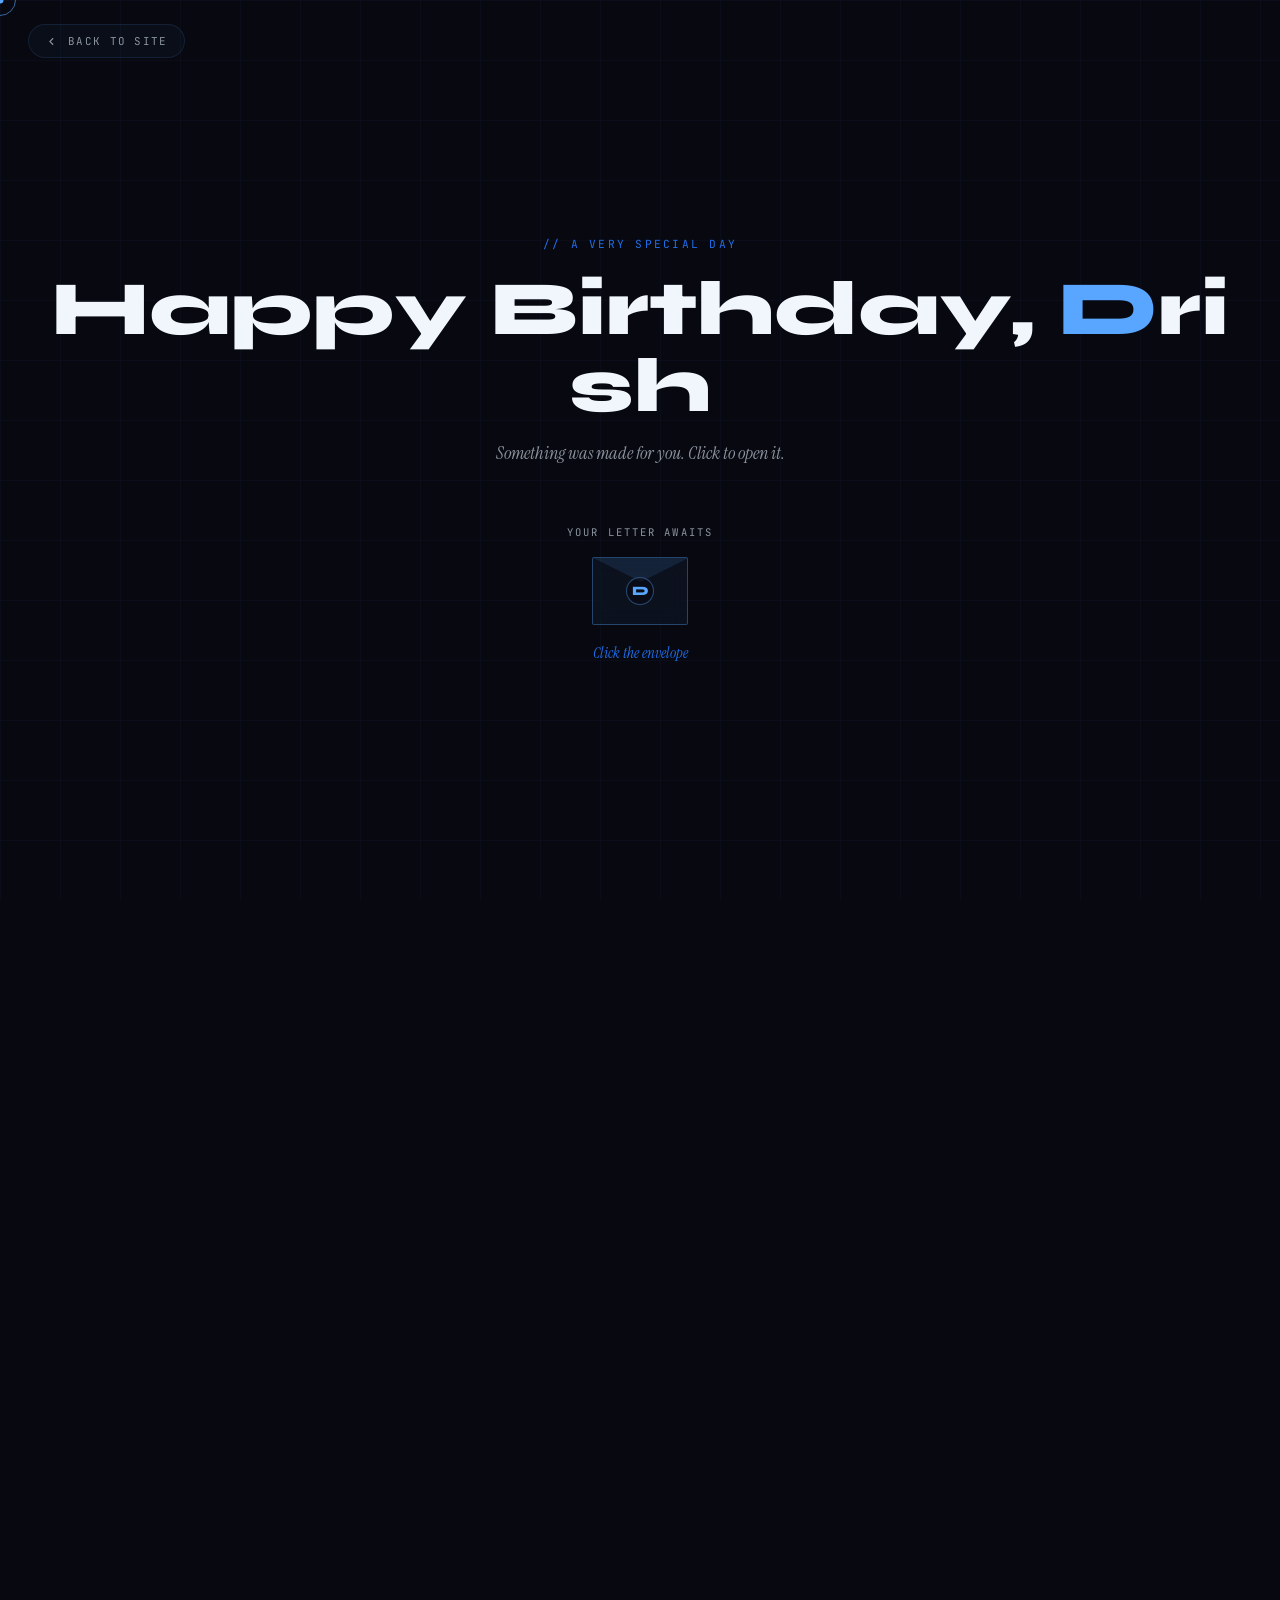
<file: birthday.html>
<!DOCTYPE html>
<html lang="en">
<head>
<meta charset="UTF-8">
<meta name="viewport" content="width=device-width, initial-scale=1.0">
<title>Happy Birthday, Drish</title>
<link rel="preconnect" href="https://fonts.googleapis.com">
<link href="https://fonts.googleapis.com/css2?family=Great+Vibes&family=Syne:wght@400;700;800&family=Instrument+Serif:ital@0;1&family=JetBrains+Mono:wght@300;400&family=Space+Grotesk:wght@300;400;500&display=swap" rel="stylesheet">
<style>
:root {
  --black:#080810; --deep:#0d1117; --panel:#161b22;
  --blue:#58a6ff; --blue-light:#79c0ff; --blue-dim:#1f6feb;
  --silver:#c9d1d9; --silver-dim:#8b949e; --white:#f0f6fc;
}
*,*::before,*::after{box-sizing:border-box;margin:0;padding:0;}
html,body{width:100%;height:100%;overflow:hidden;background:var(--black);color:var(--silver);font-family:'Space Grotesk',sans-serif;cursor:none;}
body.scene-memory{overflow:hidden auto;}

/* Cursor */
.c-dot{position:fixed;width:7px;height:7px;background:var(--blue);border-radius:50%;pointer-events:none;z-index:99999;transform:translate(-50%,-50%);}
.c-ring{position:fixed;width:32px;height:32px;border:1.5px solid var(--blue);border-radius:50%;pointer-events:none;z-index:99998;transform:translate(-50%,-50%);transition:width .2s,height .2s;opacity:.6;}

/* Grid bg */
body::before{content:'';position:fixed;inset:0;background-image:linear-gradient(rgba(88,166,255,.04) 1px,transparent 1px),linear-gradient(90deg,rgba(88,166,255,.04) 1px,transparent 1px);background-size:60px 60px;pointer-events:none;z-index:0;}

/* Back link */
.back-site{position:fixed;top:24px;left:28px;z-index:9000;display:flex;align-items:center;gap:10px;color:var(--silver-dim);text-decoration:none;font-family:'JetBrains Mono',monospace;font-size:.68rem;letter-spacing:.12em;text-transform:uppercase;transition:color .2s;padding:9px 16px;background:rgba(88,166,255,.04);border:1px solid rgba(88,166,255,.12);border-radius:40px;}
.back-site:hover{color:var(--blue);}
.back-site svg{width:13px;fill:none;stroke:currentColor;stroke-width:2;}

/* Particles */
#particles{position:fixed;inset:0;pointer-events:none;z-index:0;overflow:hidden;}
.particle{position:absolute;bottom:-20px;border-radius:50%;background:var(--blue);opacity:0;animation:rise linear infinite;}
@keyframes rise{0%{opacity:0;transform:translateY(0) scale(0);}10%{opacity:.5;}90%{opacity:.1;}100%{opacity:0;transform:translateY(-110vh) scale(1.2);}}

/* Scenes */
.bd-scene{position:fixed;inset:0;display:flex;flex-direction:column;align-items:center;justify-content:center;opacity:0;pointer-events:none;transition:opacity .7s ease;z-index:100;}
.bd-scene.active{opacity:1;pointer-events:all;}
.bd-scene.exit{opacity:0;pointer-events:none;}

/* ── SCENE 0 ── */
.bd-title-wrap{text-align:center;position:relative;z-index:2;padding:20px;}
.bd-eyebrow{font-family:'JetBrains Mono',monospace;font-size:.7rem;letter-spacing:.2em;text-transform:uppercase;color:var(--blue-dim);display:block;margin-bottom:20px;opacity:0;animation:fadeUp .6s ease .3s forwards;}
.bd-title{font-family:'Syne',sans-serif;font-size:clamp(2.8rem,6vw,6rem);font-weight:800;color:var(--white);line-height:1.0;overflow:hidden;margin-bottom:12px;}
.bd-title .letter{display:inline-block;opacity:0;transform:translateY(60px);animation:letterDrop .6s cubic-bezier(.16,1,.3,1) forwards;}
.bd-title .letter.blue{color:var(--blue);}
.bd-subtitle{font-family:'Instrument Serif',serif;font-style:italic;font-size:1.15rem;color:var(--silver-dim);display:block;margin-top:16px;opacity:0;animation:fadeUp .7s ease 1.4s forwards;}
@keyframes letterDrop{to{opacity:1;transform:translateY(0);}}
@keyframes fadeUp{from{opacity:0;transform:translateY(18px);}to{opacity:1;transform:translateY(0);}}

.envelope-cta{margin-top:60px;display:flex;flex-direction:column;align-items:center;gap:18px;opacity:0;animation:fadeUp .7s ease 1.8s forwards;}
.env-hint{font-family:'JetBrains Mono',monospace;font-size:.66rem;letter-spacing:.2em;text-transform:uppercase;color:var(--silver-dim);}
.env-preview{width:96px;height:68px;cursor:none;animation:float 3s ease-in-out infinite;}
.env-body{width:96px;height:68px;background:rgba(88,166,255,.06);border:1.5px solid rgba(88,166,255,.35);border-radius:2px;position:relative;backdrop-filter:blur(10px);transition:background .3s;}
.env-preview:hover .env-body{background:rgba(88,166,255,.12);}
.env-flap-bg{position:absolute;top:0;left:0;width:96px;height:40px;clip-path:polygon(0 0,100% 0,50% 60%);background:rgba(88,166,255,.12);border-bottom:1px solid rgba(88,166,255,.25);}
.env-seal{position:absolute;top:50%;left:50%;transform:translate(-50%,-50%);width:28px;height:28px;border:1.5px solid rgba(88,166,255,.4);border-radius:50%;display:flex;align-items:center;justify-content:center;font-family:'Syne',sans-serif;font-size:.8rem;font-weight:800;color:var(--blue);background:rgba(8,8,16,.5);}
.env-click-text{font-family:'Instrument Serif',serif;font-style:italic;font-size:.95rem;color:var(--blue-dim);}
@keyframes float{0%,100%{transform:translateY(0);}50%{transform:translateY(-8px);}}

/* ── SCENE 1 ── */
#scene-1{background:var(--black);}
.envelope-stage{position:relative;display:flex;align-items:center;justify-content:center;width:100%;height:100%;}
.envelope{width:320px;height:220px;position:relative;cursor:none;transform-style:preserve-3d;}
.envelope.opening .flap{animation:openFlap .6s ease forwards;}
.envelope.opening .letter-pull{animation:letterRise 1s ease .5s forwards;}
@keyframes openFlap{from{transform:rotateX(0);}to{transform:rotateX(-180deg);}}
@keyframes letterRise{from{transform:translateY(0);opacity:0;}to{transform:translateY(-270px);opacity:1;}}
.env-body-large{position:absolute;inset:0;background:rgba(88,166,255,.04);border:1.5px solid rgba(88,166,255,.3);border-radius:3px;backdrop-filter:blur(20px);}
.flap{position:absolute;top:0;left:0;width:320px;height:120px;clip-path:polygon(0 0,100% 0,50% 65%);background:rgba(88,166,255,.08);border-bottom:1px solid rgba(88,166,255,.2);transform-origin:top center;z-index:10;backface-visibility:hidden;}
.env-bottom-fold{position:absolute;bottom:0;left:0;width:320px;height:105px;clip-path:polygon(0 100%,100% 100%,50% 25%);background:rgba(88,166,255,.05);}
.env-left-fold{position:absolute;top:0;left:0;width:160px;height:220px;clip-path:polygon(0 0,0 100%,100% 50%);background:rgba(88,166,255,.03);}
.env-right-fold{position:absolute;top:0;right:0;width:160px;height:220px;clip-path:polygon(100% 0,100% 100%,0 50%);background:rgba(88,166,255,.02);}
.env-seal-big{position:absolute;top:50%;left:50%;transform:translate(-50%,-50%);width:34px;height:34px;border:1.5px solid rgba(88,166,255,.45);border-radius:50%;display:flex;align-items:center;justify-content:center;font-family:'Syne',sans-serif;font-size:.85rem;font-weight:800;color:var(--blue);background:rgba(8,8,16,.6);}
.letter-pull{position:absolute;top:28px;left:28px;right:28px;height:155px;background:rgba(88,166,255,.04);border:1px solid rgba(88,166,255,.15);border-radius:2px;opacity:0;}
.envelope-instruction{position:absolute;bottom:72px;text-align:center;}
.envelope-instruction p{font-family:'JetBrains Mono',monospace;font-size:.66rem;letter-spacing:.16em;text-transform:uppercase;color:var(--silver-dim);}

/* Letter overlay */
.letter-overlay{position:fixed;inset:0;background:rgba(5,5,10,.95);z-index:500;display:flex;align-items:center;justify-content:center;opacity:0;pointer-events:none;transition:opacity .5s;}
.letter-overlay.open{opacity:1;pointer-events:all;}
.letter-paper{background:linear-gradient(160deg,#f8f4ec 0%,#f0eadc 100%);max-width:640px;width:90vw;max-height:82vh;border-radius:2px;padding:56px 52px 48px;position:relative;overflow-y:auto;box-shadow:0 40px 120px rgba(0,0,0,.9),0 0 0 1px rgba(88,166,255,.2);transform:scale(.88) translateY(30px);transition:transform .5s cubic-bezier(.16,1,.3,1);}
.letter-overlay.open .letter-paper{transform:scale(1) translateY(0);}
.letter-paper::-webkit-scrollbar{width:3px;}
.letter-paper::-webkit-scrollbar-thumb{background:rgba(88,166,255,.35);}
.letter-close{position:absolute;top:18px;right:22px;width:30px;height:30px;background:none;border:none;cursor:none;color:#3a2e1e;opacity:.45;font-size:1rem;display:flex;align-items:center;justify-content:center;transition:opacity .2s;}
.letter-close:hover{opacity:1;}
.letter-header{font-family:'Syne',sans-serif;font-size:1.0rem;color:#2a1f0e;margin-bottom:30px;text-align:center;letter-spacing:.06em;text-transform:uppercase;}
.letter-body{font-family:'Great Vibes',cursive;font-size:1.4rem;color:#2a1f0e;line-height:1.9;}
.letter-body p{margin-bottom:18px;}
.letter-body .opening{font-size:1.65rem;margin-bottom:26px;}
.letter-body .sign-off{margin-top:32px;font-size:1.55rem;}
.letter-line{height:1px;background:linear-gradient(90deg,transparent,rgba(88,166,255,.3),transparent);margin:24px 0;}
.letter-footer{text-align:right;font-family:'Instrument Serif',serif;font-style:italic;font-size:.82rem;color:#5a4030;margin-top:14px;}
.letter-next-wrap {
  position: relative; 
  text-align: center;
  padding: 20px 0;
  z-index: 600; /* Ensures it sits above the paper */
  opacity: 1 !important; /* Force visibility for testing */
  pointer-events: all !important;
}

.letter-next-btn {
  display: inline-flex;
  align-items: center;
  gap: 12px;
  padding: 14px 36px;
  background: #c9a84c; /* Gold color */
  color: #080808;      /* Black text */
  font-family: 'DM Sans', sans-serif;
  font-weight: bold;
  text-transform: uppercase;
  border: none;
  cursor: pointer;
  border-radius: 4px;
}
.letter-next-wrap.show{opacity:1;pointer-events:all;}
.letter-next-btn{display:inline-flex;align-items:center;gap:10px;padding:12px 32px;background:var(--blue);color:var(--blue-dim);font-family:'JetBrains Mono',monospace;font-size:.7rem;letter-spacing:.14em;text-transform:uppercase;border:none;cursor:none;transition:background .2s,transform .2s;}
.letter-next-btn:hover{background:var(--blue-light);transform:translateY(-2px);}

/* ── SCENE 2 — CAKE ── */
#scene-2{background:var(--black);}
.cake-scene{display:flex;flex-direction:column;align-items:center;gap:0;position:relative;z-index:2;}
.cake-title{font-family:'Syne',sans-serif;font-size:clamp(1.6rem,3vw,2.8rem);color:var(--white);text-align:center;margin-bottom:44px;font-weight:800;}
.cake-title em{color:var(--blue);font-style:italic;}
.cake-wrap{position:relative;display:flex;flex-direction:column;align-items:center;margin-bottom:44px;}
.cake-tier{border-radius:5px;position:relative;display:flex;align-items:center;justify-content:center;}
.cake-t1{width:240px;height:66px;background:linear-gradient(180deg,#0d1117 0%,#080810 100%);border:1.5px solid rgba(88,166,255,.25);}
.cake-t2{width:190px;height:56px;background:linear-gradient(180deg,#111827 0%,#0d1117 100%);border:1.5px solid rgba(88,166,255,.25);margin-top:-2px;}
.cake-t3{width:140px;height:48px;background:linear-gradient(180deg,#1a2333 0%,#111827 100%);border:1.5px solid rgba(88,166,255,.25);margin-top:-2px;}
.cake-tier::before{content:'';position:absolute;top:13px;left:0;right:0;height:1px;background:linear-gradient(90deg,transparent,rgba(88,166,255,.3),transparent);}
.cake-tier::after{content:'';position:absolute;bottom:9px;left:0;right:0;height:1px;background:linear-gradient(90deg,transparent,rgba(88,166,255,.18),transparent);}
.cake-t3 .frosting{position:absolute;top:-8px;left:0;right:0;height:12px;background:linear-gradient(180deg,rgba(88,166,255,.45) 0%,rgba(88,166,255,.1) 100%);border-radius:8px 8px 0 0;}
.cake-plate{width:280px;height:12px;background:linear-gradient(180deg,rgba(88,166,255,.2) 0%,rgba(88,166,255,.06) 100%);border-radius:0 0 50% 50%;border:1px solid rgba(88,166,255,.15);border-top:none;}
.candle-wrap{position:absolute;top:-88px;left:50%;transform:translateX(-50%);display:flex;flex-direction:column;align-items:center;}
.flame-wrap{position:relative;width:20px;height:34px;display:flex;align-items:flex-end;justify-content:center;}
.flame{width:11px;height:26px;background:linear-gradient(to top,#1f6feb 0%,#58a6ff 35%,#79c0ff 65%,#cde9ff 100%);border-radius:50% 50% 30% 30% / 60% 60% 40% 40%;animation:flicker .25s ease-in-out infinite alternate;transform-origin:bottom center;position:relative;}
.flame-inner{position:absolute;bottom:4px;left:50%;transform:translateX(-50%);width:4px;height:12px;background:linear-gradient(to top,rgba(255,255,255,0),rgba(255,255,255,.5));border-radius:50%;}
@keyframes flicker{0%{transform:scaleX(1) scaleY(1) rotate(-1.5deg);}100%{transform:scaleX(.88) scaleY(1.08) rotate(1.5deg);}}
.flame.blown{animation:blowOut .7s ease forwards;}
@keyframes blowOut{0%{opacity:1;transform:scaleX(1) scaleY(1);}20%{transform:scaleX(2.5) scaleY(.4) translateX(14px) rotate(25deg);}60%{opacity:.3;transform:scaleX(1.5) scaleY(.2) translateX(6px);}100%{opacity:0;transform:scaleX(0) scaleY(0);}}
.flame-smoke{position:absolute;top:-10px;left:50%;transform:translateX(-50%);width:2px;height:0;background:rgba(200,200,200,.35);border-radius:2px;opacity:0;}
.flame-smoke.show{animation:smokeRise 2s ease forwards;}
@keyframes smokeRise{0%{height:0;opacity:.4;}100%{height:38px;opacity:0;transform:translateX(-50%) translateY(-28px) scaleX(3.5);}}
.candle-body{width:13px;height:52px;background:linear-gradient(90deg,rgba(88,166,255,.6) 0%,rgba(88,166,255,.2) 50%,rgba(88,166,255,.5) 100%);border-radius:3px 3px 2px 2px;position:relative;}
.candle-body::before{content:'';position:absolute;inset:0;background:repeating-linear-gradient(180deg,transparent 0,transparent 8px,rgba(88,166,255,.2) 8px,rgba(88,166,255,.2) 9px);border-radius:inherit;}
.candle-drip{width:9px;height:7px;background:rgba(88,166,255,.35);border-radius:0 0 5px 5px;position:absolute;top:-2px;left:2px;}
.mic-section{text-align:center;display:flex;flex-direction:column;align-items:center;gap:14px;}
.mic-prompt{font-family:'JetBrains Mono',monospace;font-size:.68rem;letter-spacing:.14em;text-transform:uppercase;color:var(--silver-dim);}
.mic-visual{width:180px;height:44px;background:rgba(88,166,255,.04);border:1px solid rgba(88,166,255,.15);border-radius:40px;overflow:hidden;position:relative;}
.mic-bar-wrap{display:flex;align-items:center;justify-content:center;height:100%;gap:3px;padding:0 14px;}
.mic-bar{width:3px;background:var(--blue-dim);border-radius:2px;height:6px;transition:height .08s;}
.mic-btn-fallback{margin-top:6px;padding:9px 22px;background:transparent;border:1px solid rgba(88,166,255,.3);color:var(--blue-dim);font-family:'JetBrains Mono',monospace;font-size:.68rem;letter-spacing:.12em;text-transform:uppercase;cursor:none;transition:background .2s,color .2s;border-radius:2px;}
.mic-btn-fallback:hover{background:rgba(88,166,255,.1);color:var(--blue);}
.bday-burst{position:fixed;inset:0;display:flex;flex-direction:column;align-items:center;justify-content:center;background:rgba(5,5,10,.93);z-index:800;opacity:0;pointer-events:none;transition:opacity .5s;text-align:center;padding:24px;}
.bday-burst.show{opacity:1;pointer-events:all;}
.bday-burst h1{font-family:'Syne',sans-serif;font-size:clamp(2.5rem,6vw,5.5rem);font-weight:800;color:var(--blue-light);margin-bottom:16px;animation:burstIn .7s cubic-bezier(.16,1,.3,1) forwards;}
.bday-burst p{font-family:'Instrument Serif',serif;font-style:italic;font-size:1.2rem;color:var(--silver-dim);max-width:480px;line-height:1.7;margin-bottom:44px;}
@keyframes burstIn{from{transform:scale(.5);opacity:0;}to{transform:scale(1);opacity:1;}}
.confetti-piece{position:absolute;width:7px;height:7px;opacity:0;animation:confettiFall 2.5s ease forwards;}
@keyframes confettiFall{0%{opacity:1;transform:translateY(0) rotate(0);}100%{opacity:0;transform:translateY(80vh) rotate(720deg);}}

/* ── SCENE 3 — MEMORY LANE ── */
#scene-3{position:relative;overflow-y:auto;justify-content:flex-start;padding-top:72px;}
body.scene-memory #scene-3{pointer-events:all;}
.memory-header{text-align:center;padding:40px 40px 56px;position:relative;z-index:2;}
.memory-tag{font-family:'JetBrains Mono',monospace;font-size:.64rem;letter-spacing:.22em;text-transform:uppercase;color:var(--blue);display:block;margin-bottom:14px;}
.memory-title{font-family:'Syne',sans-serif;font-size:clamp(2.8rem,6vw,6rem);font-weight:800;color:var(--white);line-height:1.0;}
.memory-title em{color:var(--blue);}
.memory-sub{font-family:'Instrument Serif',serif;font-style:italic;font-size:1.1rem;color:var(--silver-dim);margin-top:14px;max-width:480px;margin-left:auto;margin-right:auto;}
.memory-grid{display:grid;grid-template-columns:repeat(3,1fr);gap:3px;padding:0 3px;max-width:1100px;margin:0 auto;width:100%;}
.mem-item{position:relative;overflow:hidden;cursor:none;}
.mem-item img{width:100%;height:100%;object-fit:cover;display:block;filter:brightness(.72) contrast(1.06) saturate(.75);transition:transform .6s ease,filter .4s;}
.mem-item:hover img{transform:scale(1.05);filter:brightness(.92) contrast(1.08) saturate(.9);}
.mem-item-1{grid-row:span 2;}
.mem-item-4{grid-column:span 2;}
.mem-caption{position:absolute;bottom:0;left:0;right:0;padding:22px 18px 14px;background:linear-gradient(0deg,rgba(8,8,16,.88) 0%,transparent 100%);font-family:'Instrument Serif',serif;font-style:italic;font-size:.9rem;color:var(--silver-dim);opacity:0;transition:opacity .3s;}
.mem-item:hover .mem-caption{opacity:1;}
.memory-footer{padding:72px 40px 56px;text-align:center;display:flex;flex-direction:column;align-items:center;gap:18px;}
.memory-footer p{font-family:'Instrument Serif',serif;font-style:italic;font-size:1.15rem;color:var(--silver-dim);max-width:440px;line-height:1.7;}
.memory-actions{display:flex;gap:16px;flex-wrap:wrap;justify-content:center;margin-top:14px;}
.btn-bd{display:inline-flex;align-items:center;gap:10px;padding:12px 32px;font-family:'JetBrains Mono',monospace;font-size:.7rem;letter-spacing:.14em;text-transform:uppercase;cursor:none;transition:all .25s;border-radius:2px;}
.btn-bd-fill{background:var(--blue);color:var(--black);border:none;box-shadow:0 4px 24px rgba(88,166,255,.35);}
.btn-bd-fill:hover{background:var(--blue-light);transform:translateY(-2px);}
.btn-bd-outline{background:transparent;color:var(--blue);border:1px solid var(--blue);}
.btn-bd-outline:hover{background:rgba(88,166,255,.1);}
</style>
</head>
<body>

<div class="c-dot"></div>
<div class="c-ring"></div>
<a href="index1.html" class="back-site">
  <svg viewBox="0 0 24 24"><polyline points="15 18 9 12 15 6"/></svg>
  Back to Site
</a>
<div id="particles"></div>

<!-- SCENE 0 -->
<div class="bd-scene active" id="scene-0">
  <div class="bd-title-wrap">
    <span class="bd-eyebrow">// a very special day</span>
    <h1 class="bd-title" id="bd-title-h"></h1>
    <span class="bd-subtitle">Something was made for you. Click to open it.</span>
    <div class="envelope-cta">
      <span class="env-hint">Your letter awaits</span>
      <div class="env-preview" id="env-preview-btn">
        <div class="env-body">
          <div class="env-flap-bg"></div>
          <div class="env-seal">D</div>
        </div>
      </div>
      <span class="env-click-text">Click the envelope</span>
    </div>
  </div>
</div>

<!-- SCENE 1 -->
<div class="bd-scene" id="scene-1">
  <div class="envelope-stage">
    <div class="envelope" id="main-envelope">
      <div class="env-body-large">
        <div class="flap"></div>
        <div class="env-bottom-fold"></div>
        <div class="env-left-fold"></div>
        <div class="env-right-fold"></div>
        <div class="env-seal-big">D</div>
        <div class="letter-pull"></div>
      </div>
    </div>
    <div class="envelope-instruction"><p>Click the envelope to open your letter</p></div>
  </div>
  <div class="letter-overlay" id="letter-overlay">
    <div class="letter-paper">
      <button class="letter-close" id="letter-close">
        <svg viewBox="0 0 24 24" fill="none" stroke="currentColor" stroke-width="2" width="16"><line x1="18" y1="6" x2="6" y2="18"/><line x1="6" y1="6" x2="18" y2="18"/></svg>
      </button>
      <div class="letter-header">For Drish, on his birthday</div>
      <div class="letter-body">
        <p class="opening">Dear Drish,</p>
        <div class="letter-line"></div>
        <p>There are people who move through the world collecting things — trophies, followers, achievements. And then there are people like you, who move through it quietly building things, and somehow that ends up meaning far more.</p>
        <p>You picked up a keyboard and taught yourself to make things appear on screens that did not exist before. You picked up a camera and trained yourself to see light the way most people never learn to. You stepped onto a cricket pitch, a volleyball court, a football ground — and brought the same discipline to each one.</p>
        <p>That is not nothing. That is actually extraordinary.</p>
        <p>Growing up is an uneven road. Some stretches are harder than they look from the outside. But every line of code you have written, every photograph you have taken, every sprint you have made on the field — all of it has been practice for the version of you that is still becoming.</p>
        <div class="letter-line"></div>
        <p>So as another September 24th arrives, here is what I want you to know:</p>
        <p>The curiosity you carry — protect it. The work ethic you have built — keep building. The people you love — show them.</p>
        <p>The best commits are still ahead. The best frames are still unshot. The best version of Drish Shah is still loading.</p>
        <p class="sign-off">Happy Birthday, Drish.</p>
        <p>Keep building things worth keeping.</p>
      </div>
      <div class="letter-footer">Written with respect and admiration.</div>
    </div>
<div class="letter-next-wrap" id="letter-next-wrap" style="margin-top: 40px; position: relative; opacity: 1; pointer-events: all; display: block;">
      <button class="letter-next-btn" id="letter-next-btn">
        Continue to Cake
        <svg viewBox="0 0 24 24" fill="none" stroke="currentColor" stroke-width="2" width="16"><line x1="5" y1="12" x2="19" y2="12"/><polyline points="12 5 19 12 12 19"/></svg>
      </button>
    </div>
  </div>
</div>

<!-- SCENE 2 — CAKE -->
<div class="bd-scene" id="scene-2">
  <div class="cake-scene">
    <h2 class="cake-title">Make a <em>wish,</em> Drish</h2>
    <div class="cake-wrap">
      <div class="candle-wrap">
        <div class="flame-wrap">
          <div class="flame" id="candle-flame"><div class="flame-inner"></div></div>
          <div class="flame-smoke" id="flame-smoke"></div>
        </div>
        <div class="candle-body"><div class="candle-drip"></div></div>
      </div>
      <div class="cake-tier cake-t3"><div class="frosting"></div></div>
      <div class="cake-tier cake-t2"></div>
      <div class="cake-tier cake-t1"></div>
      <div class="cake-plate"></div>
    </div>
    <div class="mic-section" id="mic-section">
      <p class="mic-prompt">Blow into your microphone to blow out the candle</p>
      <div class="mic-visual" id="mic-visual"><div class="mic-bar-wrap" id="mic-bars"></div></div>
      <button class="mic-btn-fallback" id="mic-start-btn">Allow Microphone</button>
      <button class="mic-btn-fallback" id="mic-click-blow" style="display:none;">Click to Blow Out</button>
    </div>
  </div>
  <div class="bday-burst" id="bday-burst">
    <div id="confetti-container"></div>
    <h1>Happy Birthday, Drish</h1>
    <p>May every wish you blow out tonight come back to you built, shipped, and better than you imagined. You have earned every good thing coming.</p>
    <button class="letter-next-btn" id="cake-next-btn">
      Memory Lane
      <svg viewBox="0 0 24 24" fill="none" stroke="currentColor" stroke-width="2" width="14"><line x1="5" y1="12" x2="19" y2="12"/><polyline points="12 5 19 12 12 19"/></svg>
    </button>
  </div>
</div>

<!-- SCENE 3 — MEMORY LANE -->
<div class="bd-scene" id="scene-3">
  <div class="memory-header">
    <span class="memory-tag">// memory_lane.jpg</span>
    <h1 class="memory-title">Memory <em>Lane</em></h1>
    <p class="memory-sub">Every frame a moment. Every moment, unmistakably Drish.</p>
  </div>
  <div class="memory-grid">
    <div class="mem-item mem-item-1"><img src="images/horse-sunset.jpg" alt=""><div class="mem-caption">The frame that stopped time</div></div>
    <div class="mem-item"><img src="images/profile-camera.jpg" alt=""><div class="mem-caption">Behind the Nikon</div></div>
    <div class="mem-item"><img src="images/flower-orange.jpg" alt=""><div class="mem-caption">Hibiscus at golden hour</div></div>
    <div class="mem-item mem-item-4"><img src="images/sunset-mountain.jpg" alt="" style="height:320px;"><div class="mem-caption">Mountains at dusk</div></div>
    <div class="mem-item"><img src="images/river-sunset.jpg" alt=""><div class="mem-caption">River at the edge of night</div></div>
    <div class="mem-item"><img src="images/guitar1.jpg" alt=""><div class="mem-caption">Yamaha in the blue hour</div></div>
    <div class="mem-item"><img src="images/flower-white.jpg" alt=""><div class="mem-caption">White hibiscus, morning light</div></div>
    <div class="mem-item"><img src="images/teddy.jpg" alt=""><div class="mem-caption">Amber and soft textures</div></div>
    <div class="mem-item"><img src="images/profile-hoodie.jpg" alt=""><div class="mem-caption">The ghost of caldera</div></div>
  </div>
  <div class="memory-footer">
    <p>A year of building, shooting, and being exactly who you are. Here is to many more.</p>
    <div class="memory-actions">
      <button class="btn-bd btn-bd-fill" id="reexperience-btn">Re-experience</button>
      <a href="index1.html" class="btn-bd btn-bd-outline">Back to Home</a>
    </div>
  </div>
</div>

<script>
// Cursor
const cDot=document.querySelector('.c-dot'),cRing=document.querySelector('.c-ring');
let mx=0,my=0,rx=0,ry=0;
document.addEventListener('mousemove',e=>{mx=e.clientX;my=e.clientY;});
(function tick(){rx+=(mx-rx)*.12;ry+=(my-ry)*.12;cDot.style.left=mx+'px';cDot.style.top=my+'px';cRing.style.left=rx+'px';cRing.style.top=ry+'px';requestAnimationFrame(tick);})();

// Particles
(function(){
  const c=document.getElementById('particles');
  for(let i=0;i<24;i++){
    const p=document.createElement('div'); p.className='particle';
    const s=2+Math.random()*6;
    Object.assign(p.style,{left:Math.random()*100+'%',width:s+'px',height:s+'px',opacity:Math.random()*.4+.1,animationDuration:(14+Math.random()*20)+'s',animationDelay:(-Math.random()*20)+'s',background:'rgba(88,166,255,'+(0.2+Math.random()*.3)+')'});
    c.appendChild(p);
  }
})();

// Title animation
(function(){
  const title='Happy Birthday, Drish';
  const el=document.getElementById('bd-title-h');
  title.split('').forEach((ch,i)=>{
    const s=document.createElement('span');
    s.className='letter'+(/[D]/.test(ch)&&i>14?' blue':'');
    s.textContent=ch===' '?'\u00a0':ch;
    s.style.animationDelay=(.55+i*.04)+'s';
    el.appendChild(s);
  });
})();

// Scene management
let currentScene=0;
function goScene(n){
  document.querySelectorAll('.bd-scene').forEach((s,i)=>{
    s.classList.remove('active','exit');
    if(i===n){
      setTimeout(()=>s.classList.add('active'),50);
      if(n===3){document.body.classList.add('scene-memory');s.style.position='relative';s.style.overflow='visible';}
      else{document.body.classList.remove('scene-memory');s.style.position='';s.style.overflow='';}
    }
  });
  currentScene=n;
}
document.getElementById('env-preview-btn').addEventListener('click',()=>goScene(1));

// Envelope open
const mainEnv=document.getElementById('main-envelope');
const letterOverlay=document.getElementById('letter-overlay');
let letterOpened=false;
mainEnv.addEventListener('click',()=>{if(letterOpened)return;letterOpened=true;mainEnv.classList.add('opening');setTimeout(()=>letterOverlay.classList.add('open'),900);});

const letterNextWrap=document.getElementById('letter-next-wrap');
document.getElementById('letter-close').addEventListener('click',()=>{letterOverlay.classList.remove('open');setTimeout(()=>letterNextWrap.classList.add('show'),500);});
document.getElementById('letter-next-btn').addEventListener('click',()=>{letterNextWrap.classList.remove('show');goScene(2);setupMic();});

// Cake + mic
let candleBlown=false;
function blowCandle(){if(candleBlown)return;candleBlown=true;document.getElementById('candle-flame').classList.add('blown');document.getElementById('flame-smoke').classList.add('show');setTimeout(()=>showBurst(),800);}
function showBurst(){const b=document.getElementById('bday-burst');b.classList.add('show');spawnConfetti();}
function spawnConfetti(){const c=document.getElementById('confetti-container');const colors=['#58a6ff','#79c0ff','#1f6feb','#c9d1d9','#ffffff'];for(let i=0;i<55;i++){const p=document.createElement('div');p.className='confetti-piece';Object.assign(p.style,{left:Math.random()*100+'vw',top:(Math.random()*30)+'vh',background:colors[Math.floor(Math.random()*colors.length)],animationDelay:Math.random()*1.5+'s',animationDuration:(2+Math.random()*2)+'s',borderRadius:Math.random()>.5?'50%':'2px',width:(5+Math.random()*7)+'px',height:(5+Math.random()*7)+'px'});c.appendChild(p);setTimeout(()=>p.remove(),4000);}}
document.getElementById('cake-next-btn').addEventListener('click',()=>goScene(3));

const micBars=document.getElementById('mic-bars');
for(let i=0;i<20;i++){const b=document.createElement('div');b.className='mic-bar';micBars.appendChild(b);}
const bars=micBars.querySelectorAll('.mic-bar');
let audioCtx,analyser,dataArr,micStream,blowTimer=0;
document.getElementById('mic-start-btn').addEventListener('click',setupMic);
function setupMic(){
  document.getElementById('mic-start-btn').style.display='none';
  document.getElementById('mic-click-blow').style.display='inline-flex';
  if(!navigator.mediaDevices||!navigator.mediaDevices.getUserMedia)return;
  navigator.mediaDevices.getUserMedia({audio:true,video:false}).then(stream=>{
    micStream=stream;audioCtx=new(window.AudioContext||window.webkitAudioContext)();analyser=audioCtx.createAnalyser();analyser.fftSize=256;dataArr=new Uint8Array(analyser.frequencyBinCount);audioCtx.createMediaStreamSource(stream).connect(analyser);document.getElementById('mic-click-blow').style.display='none';animateMic();
  }).catch(()=>{document.getElementById('mic-click-blow').style.display='inline-flex';});
}
document.getElementById('mic-click-blow').addEventListener('click',blowCandle);
function animateMic(){if(candleBlown){if(micStream)micStream.getTracks().forEach(t=>t.stop());return;}analyser.getByteFrequencyData(dataArr);const avg=dataArr.reduce((a,b)=>a+b,0)/dataArr.length;bars.forEach((b,i)=>{const h=3+(avg/255)*34*Math.abs(Math.sin(i*.5+Date.now()*.004));b.style.height=h+'px';b.style.background=avg>22?'var(--blue)':'var(--blue-dim)';});if(avg>22){blowTimer+=16;}else{blowTimer=Math.max(0,blowTimer-8);}if(blowTimer>420){blowCandle();}requestAnimationFrame(animateMic);}

// Re-experience
document.getElementById('reexperience-btn').addEventListener('click',()=>{
  candleBlown=false;letterOpened=false;
  document.getElementById('candle-flame').classList.remove('blown');
  document.getElementById('flame-smoke').classList.remove('show');
  document.getElementById('bday-burst').classList.remove('show');
  document.getElementById('letter-overlay').classList.remove('open');
  document.getElementById('letter-next-wrap').classList.remove('show');
  document.getElementById('confetti-container').innerHTML='';
  document.getElementById('main-envelope').classList.remove('opening');
  goScene(0);
});
</script>
</body>
</html>
</file>
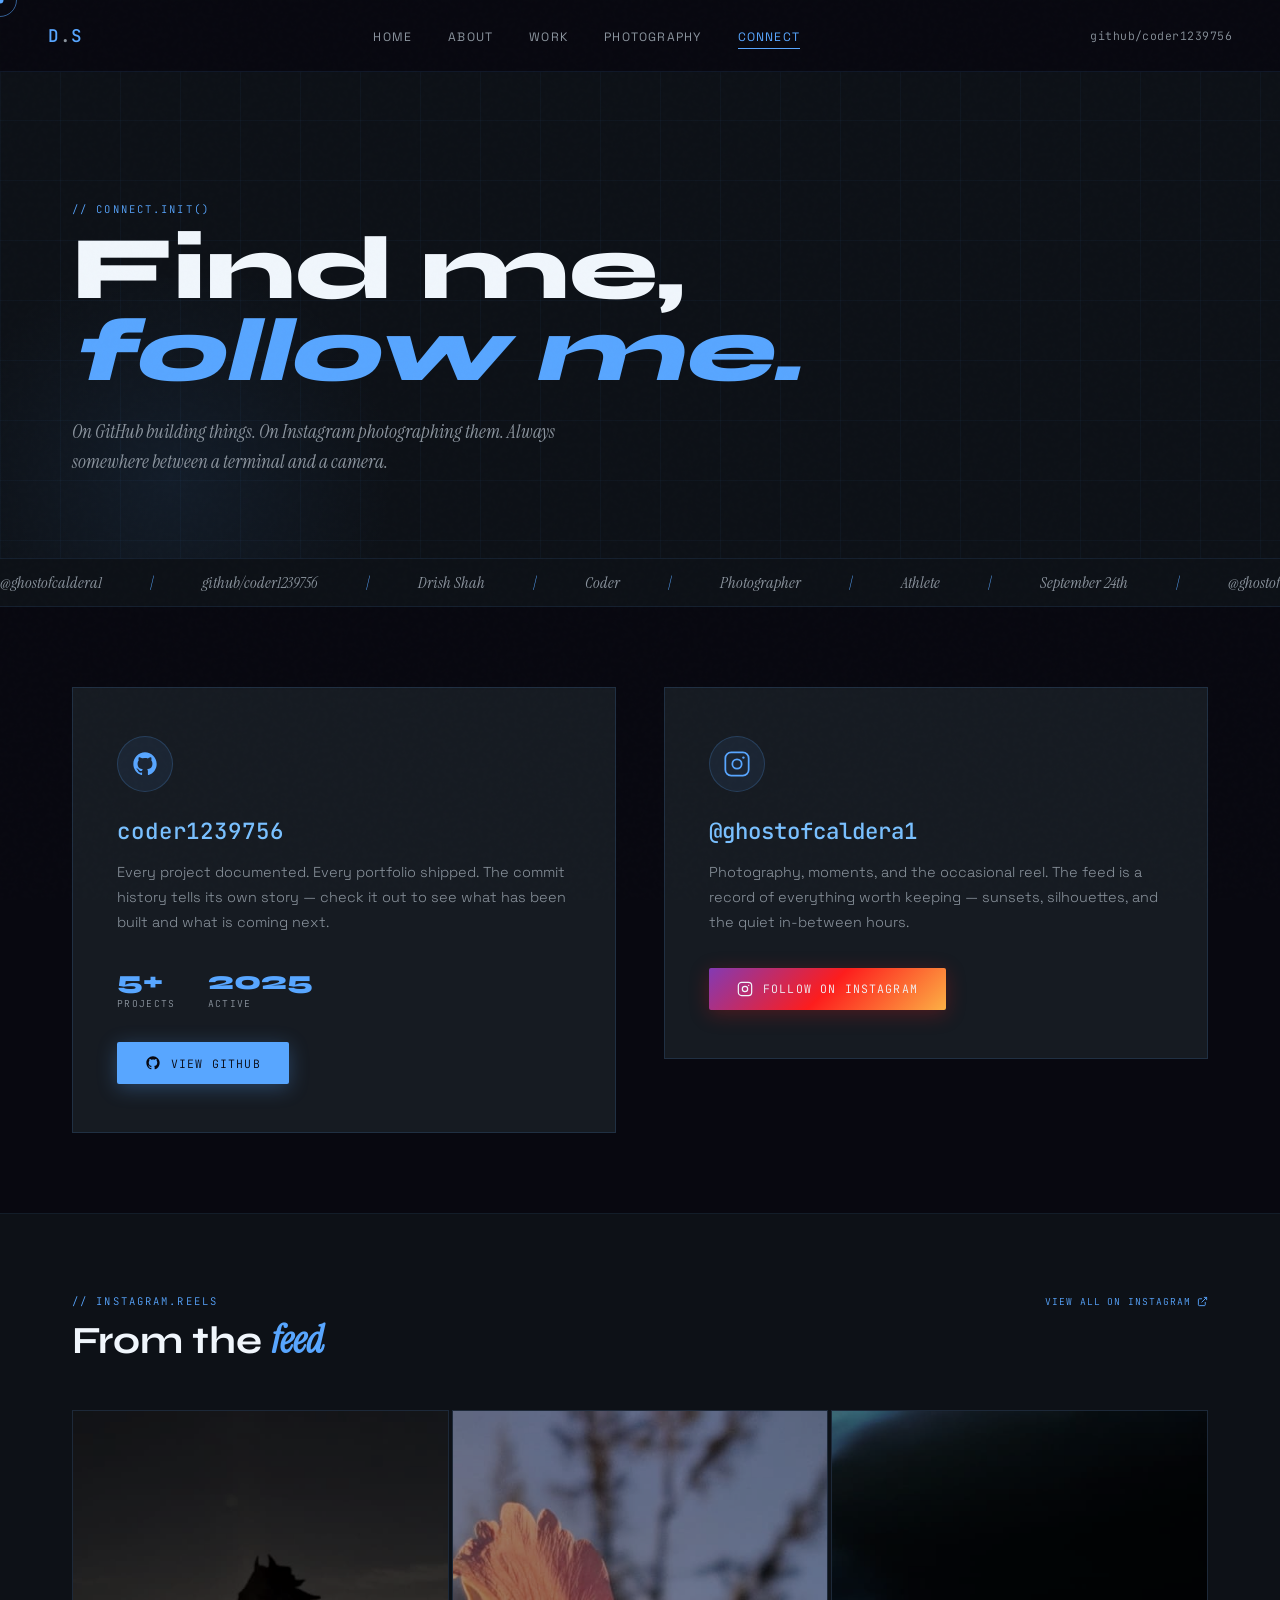
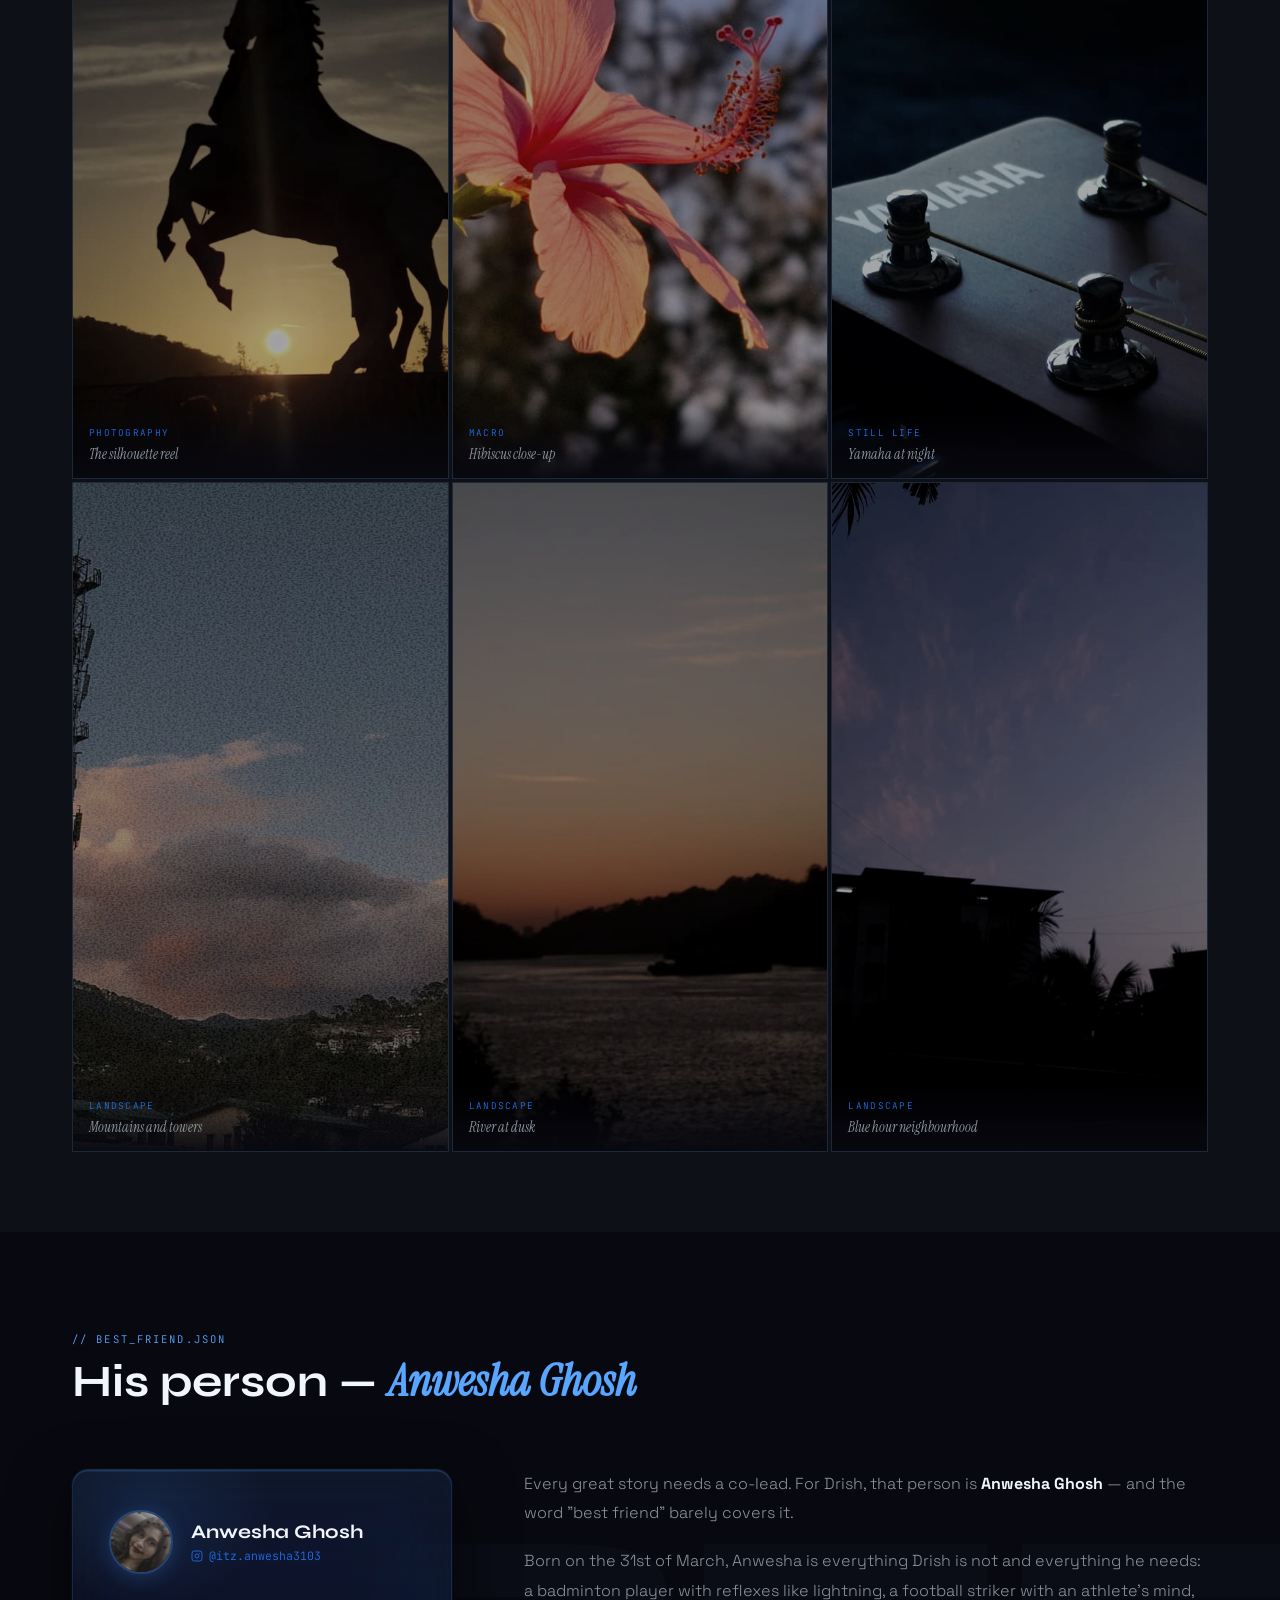
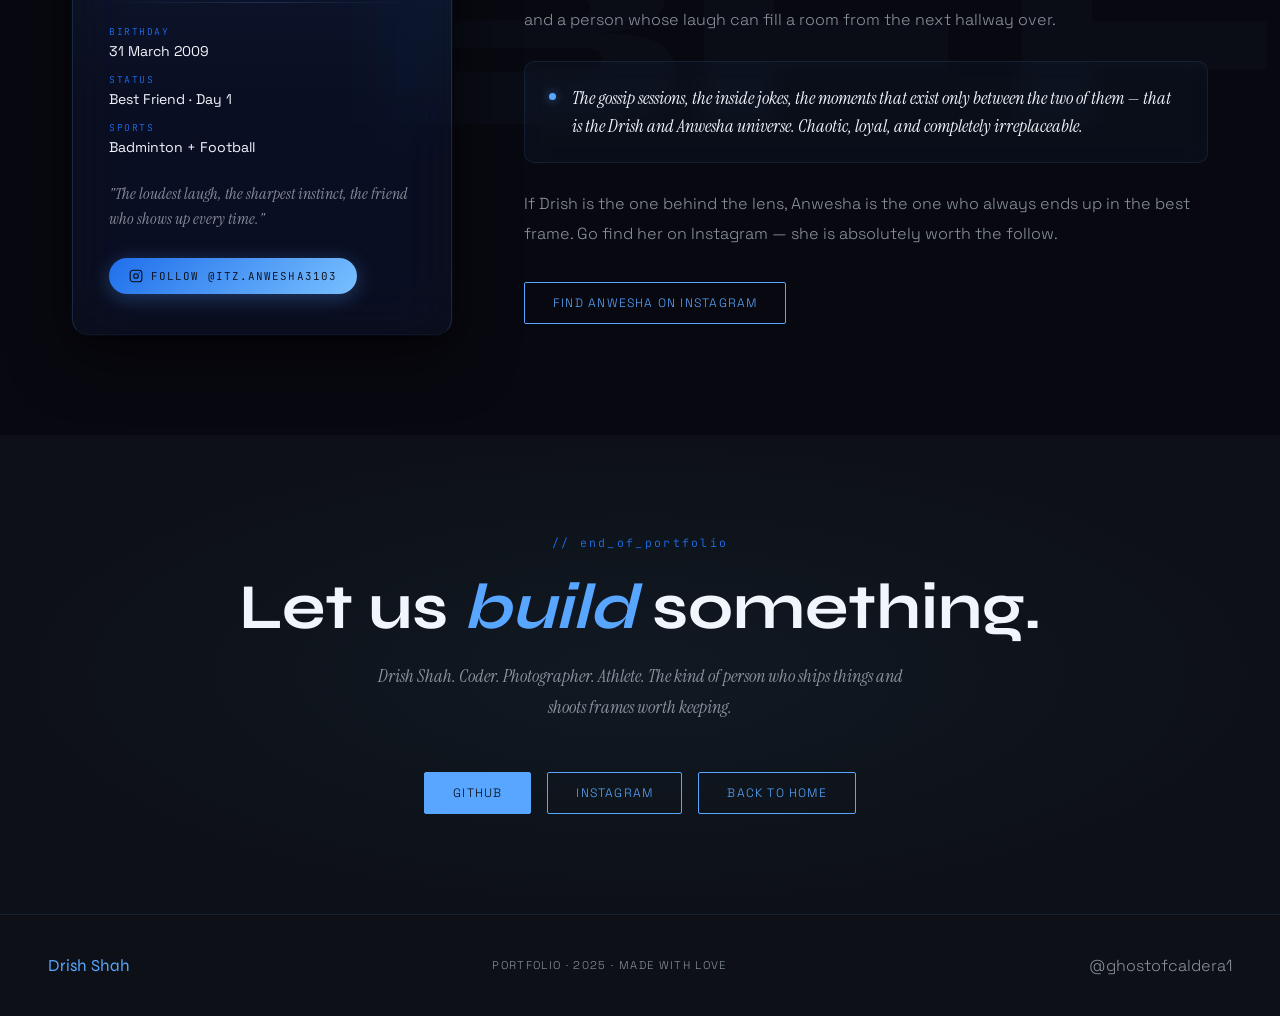
<file: connect.html>
<!DOCTYPE html>
<html lang="en">
<head>
<meta charset="UTF-8">
<meta name="viewport" content="width=device-width, initial-scale=1.0">
<title>Connect — Drish Shah</title>
<link rel="stylesheet" href="style.css">
<style>
/* ── CONNECT HERO ── */
.connect-hero {
  min-height: 62vh; display: flex; flex-direction: column;
  justify-content: flex-end; padding: 120px 72px 80px;
  position: relative; overflow: hidden; background: var(--deep);
}
.connect-hero::before {
  content: '';
  position: absolute; inset: 0; pointer-events: none;
  background-image: linear-gradient(rgba(88,166,255,.04) 1px,transparent 1px),
                    linear-gradient(90deg,rgba(88,166,255,.04) 1px,transparent 1px);
  background-size: 60px 60px;
}
.ch-glow {
  position: absolute; bottom: -120px; left: -80px;
  width: 500px; height: 400px;
  background: radial-gradient(circle, rgba(88,166,255,.08) 0%, transparent 70%);
  pointer-events: none;
}
.ch-content { position: relative; z-index: 2; }
.ch-content h1 { font-size: clamp(3.5rem,7vw,9rem); color: var(--white); font-weight: 800; line-height: .92; margin-bottom: 24px; }
.ch-content h1 em { color: var(--blue); font-style: italic; }
.ch-content p { font-family:'Instrument Serif',serif; font-style: italic; font-size: 1.2rem; color: var(--silver-dim); max-width: 520px; line-height: 1.6; }

/* ── MAIN CONNECT GRID ── */
.connect-grid {
  padding: 80px 72px;
  display: grid; grid-template-columns: 1fr 1fr;
  gap: 48px; align-items: start;
  background: var(--black);
}

/* GitHub card */
.gh-card {
  background: var(--panel);
  border: 1px solid rgba(88,166,255,.15);
  padding: 48px 44px;
  position: relative; overflow: hidden;
  transition: border-color .3s;
}
.gh-card:hover { border-color: rgba(88,166,255,.4); }
.gh-card::before {
  content: ''; position: absolute; top: 0; left: 0; right: 0; height: 2px;
  background: linear-gradient(90deg, var(--blue-dim), var(--blue));
  transform: scaleX(0); transform-origin: left;
  transition: transform .4s;
}
.gh-card:hover::before { transform: scaleX(1); }
.gh-card-icon {
  width: 56px; height: 56px; background: rgba(88,166,255,.08);
  border: 1px solid rgba(88,166,255,.2); border-radius: 50%;
  display: flex; align-items: center; justify-content: center;
  margin-bottom: 24px;
}
.gh-card-icon svg { width: 28px; fill: var(--blue); }
.gh-handle {
  font-family: 'JetBrains Mono', monospace;
  font-size: 1.4rem; font-weight: 500; color: var(--blue-light);
  display: block; margin-bottom: 14px; letter-spacing: .04em;
}
.gh-card p { font-size: .9rem; line-height: 1.75; color: var(--silver-dim); margin-bottom: 32px; }
.gh-stats { display: flex; gap: 32px; margin-bottom: 32px; }
.gh-stat span { font-family:'Syne',sans-serif; font-size: 1.6rem; font-weight: 800; color: var(--blue); display: block; line-height: 1; }
.gh-stat small { font-family:'JetBrains Mono',monospace; font-size: .6rem; letter-spacing: .14em; text-transform: uppercase; color: var(--silver-dim); display: block; margin-top: 4px; }
.gh-btn {
  display: inline-flex; align-items: center; gap: 10px;
  padding: 13px 28px; background: var(--blue); color: var(--black);
  font-family: 'JetBrains Mono',monospace; font-size: .72rem;
  letter-spacing: .1em; text-transform: uppercase; text-decoration: none;
  border-radius: 2px; cursor: none;
  transition: background .2s, transform .2s;
  box-shadow: 0 4px 20px rgba(88,166,255,.3);
}
.gh-btn:hover { background: var(--blue-light); transform: translateY(-2px); }
.gh-btn svg { width: 16px; fill: currentColor; }

/* Instagram card */
.ig-card {
  background: var(--panel);
  border: 1px solid rgba(88,166,255,.15);
  padding: 48px 44px;
  position: relative; overflow: hidden;
  transition: border-color .3s;
}
.ig-card:hover { border-color: rgba(88,166,255,.4); }
.ig-card::before {
  content: ''; position: absolute; top: 0; left: 0; right: 0; height: 2px;
  background: linear-gradient(90deg, #833ab4, #fd1d1d, #fcb045);
  transform: scaleX(0); transform-origin: left;
  transition: transform .4s;
}
.ig-card:hover::before { transform: scaleX(1); }
.ig-card-icon {
  width: 56px; height: 56px; background: rgba(88,166,255,.08);
  border: 1px solid rgba(88,166,255,.2); border-radius: 50%;
  display: flex; align-items: center; justify-content: center;
  margin-bottom: 24px;
}
.ig-handle {
  font-family: 'JetBrains Mono', monospace;
  font-size: 1.4rem; font-weight: 500; color: var(--blue-light);
  display: block; margin-bottom: 14px;
}
.ig-card p { font-size: .9rem; line-height: 1.75; color: var(--silver-dim); margin-bottom: 32px; }
.ig-btn {
  display: inline-flex; align-items: center; gap: 10px;
  padding: 13px 28px;
  background: linear-gradient(135deg, #833ab4, #fd1d1d, #fcb045);
  color: var(--white); font-family: 'JetBrains Mono',monospace;
  font-size: .72rem; letter-spacing: .1em; text-transform: uppercase;
  text-decoration: none; border-radius: 2px; cursor: none;
  transition: opacity .2s, transform .2s;
  box-shadow: 0 4px 20px rgba(253,29,29,.25);
}
.ig-btn:hover { opacity: .9; transform: translateY(-2px); }
.ig-btn svg { width: 16px; fill: none; stroke: currentColor; stroke-width: 1.8; }

/* ── FEATURED REELS / INSTAGRAM SECTION ── */
.reels-section {
  padding: 80px 72px; background: var(--deep);
  border-top: 1px solid rgba(88,166,255,.08);
}
.reels-header { display: flex; align-items: baseline; justify-content: space-between; margin-bottom: 48px; }
.reels-header h2 { font-size: clamp(2rem,3vw,3.2rem); color: var(--white); }
.reels-note { font-family:'JetBrains Mono',monospace; font-size:.66rem; color:var(--blue-dim); letter-spacing:.08em; }
.reels-grid { display: grid; grid-template-columns: repeat(3,1fr); gap: 3px; }
.reel-item {
  position: relative; overflow: hidden; cursor: none;
  aspect-ratio: 9/16;
  background: var(--panel);
  border: 1px solid rgba(88,166,255,.1);
  display: flex; align-items: center; justify-content: center;
}
.reel-item img {
  width: 100%; height: 100%; object-fit: cover; display: block;
  filter: brightness(.65) contrast(1.08) saturate(.7);
  transition: transform .6s, filter .3s;
}
.reel-item:hover img { transform: scale(1.05); filter: brightness(.85) contrast(1.08) saturate(.9); }
.reel-overlay {
  position: absolute; inset: 0;
  background: linear-gradient(0deg, rgba(8,8,16,.9) 0%, transparent 55%);
  display: flex; align-items: center; justify-content: center;
  opacity: 0; transition: opacity .3s;
}
.reel-item:hover .reel-overlay { opacity: 1; }
.reel-play {
  width: 52px; height: 52px;
  background: rgba(88,166,255,.18);
  border: 1.5px solid rgba(88,166,255,.4);
  border-radius: 50%;
  display: flex; align-items: center; justify-content: center;
}
.reel-play svg { width: 20px; fill: var(--blue-light); margin-left: 4px; }
.reel-caption {
  position: absolute; bottom: 0; left: 0; right: 0;
  padding: 20px 16px 14px;
  background: linear-gradient(0deg, rgba(8,8,16,.95), transparent);
}
.reel-caption .rc-tag {
  font-family: 'JetBrains Mono',monospace; font-size: .58rem;
  letter-spacing: .14em; text-transform: uppercase; color: var(--blue-dim);
  display: block; margin-bottom: 4px;
}
.reel-caption .rc-title {
  font-family: 'Instrument Serif',serif; font-style: italic;
  font-size: .9rem; color: var(--silver-dim);
}
.reel-ig-link {
  display: inline-flex; align-items: center; gap: 6px;
  font-family: 'JetBrains Mono',monospace; font-size: .6rem;
  letter-spacing: .1em; text-transform: uppercase;
  color: var(--blue); text-decoration: none;
  transition: color .2s;
}
.reel-ig-link:hover { color: var(--blue-light); }
.reel-ig-link svg { width: 11px; fill: none; stroke: currentColor; stroke-width: 2; }

/* ── ANWESHA BESTFRIEND SECTION ── */
.bff-section {
  padding: 100px 72px;
  background: var(--black);
  position: relative; overflow: hidden;
}
.bff-bg-text {
  position: absolute; right: -40px; top: 50%;
  transform: translateY(-50%);
  font-family: 'Syne',sans-serif;
  font-size: 22vw; font-weight: 800;
  color: rgba(88,166,255,.025); line-height: 1;
  pointer-events: none; user-select: none;
}
.bff-inner { position: relative; z-index: 2; }
.bff-heading { margin-bottom: 64px; }
.bff-heading h2 { font-size: clamp(2.4rem,3.5vw,4rem); color: var(--white); }
.bff-layout {
  display: grid; grid-template-columns: 380px 1fr;
  gap: 72px; align-items: start;
}

/* Liquid glass card — blue tint */
.bff-card {
  padding: 40px 36px; border-radius: 16px;
  position: relative; overflow: hidden;
  background: rgba(88,166,255,.04);
  backdrop-filter: blur(28px) saturate(200%) brightness(1.1);
  -webkit-backdrop-filter: blur(28px) saturate(200%) brightness(1.1);
  border: 1px solid rgba(88,166,255,.18);
  border-bottom-color: rgba(88,166,255,.06);
  box-shadow:
    0 20px 60px rgba(0,0,0,.55),
    0 4px 16px rgba(0,0,0,.3),
    inset 0 1.5px 0 rgba(88,166,255,.2),
    inset 0 -1px 0 rgba(0,0,0,.1),
    0 0 0 1px rgba(88,166,255,.06);
}
.bff-card::before {
  content: ''; position: absolute; top: 0; left: 0; right: 0; height: 50%;
  background: linear-gradient(180deg, rgba(88,166,255,.06) 0%, transparent 100%);
  border-radius: 16px 16px 0 0; pointer-events: none;
}
.bff-card-glow {
  position: absolute; top: -60px; left: -40px;
  width: 240px; height: 200px;
  background: radial-gradient(ellipse, rgba(88,166,255,.1) 0%, transparent 70%);
  pointer-events: none;
}
.bff-card-top {
  display: flex; align-items: center; gap: 18px;
  margin-bottom: 28px; position: relative; z-index: 1;
}
.bff-avatar {
  width: 64px; height: 64px; border-radius: 50%;
  overflow: hidden; flex-shrink: 0;
  border: 2px solid rgba(88,166,255,.3);
  box-shadow: 0 4px 20px rgba(88,166,255,.2);
}
.bff-avatar img { width: 100%; height: 100%; object-fit: cover; filter: brightness(.85) saturate(.8); }
.bff-name { display:block; font-family:'Syne',sans-serif; font-size:1.2rem; font-weight:700; color:var(--white); margin-bottom:5px; }
.bff-handle { display:flex; align-items:center; gap:6px; font-family:'JetBrains Mono',monospace; font-size:.72rem; color:var(--blue-dim); }
.bff-handle svg { width:12px; fill:none; stroke:currentColor; stroke-width:1.8; }
.bff-divider { height:1px; background:linear-gradient(90deg,transparent,rgba(88,166,255,.2),transparent); margin:0 0 22px; position:relative; z-index:1; }
.bff-meta { display:flex; flex-direction:column; gap:12px; margin-bottom:24px; position:relative; z-index:1; }
.bff-meta-item span { display:block; font-family:'JetBrains Mono',monospace; font-size:.6rem; letter-spacing:.16em; text-transform:uppercase; color:var(--blue-dim); margin-bottom:2px; }
.bff-meta-item strong { color:var(--white); font-family:'Space Grotesk',sans-serif; font-size:.88rem; font-weight:400; }
.bff-quote { font-family:'Instrument Serif',serif; font-style:italic; font-size:1.0rem; color:rgba(201,209,217,.65); line-height:1.6; margin-bottom:26px; position:relative; z-index:1; }
.bff-ig-btn {
  display:inline-flex; align-items:center; gap:8px; padding:11px 20px; border-radius:40px;
  font-family:'JetBrains Mono',monospace; font-size:.68rem; letter-spacing:.1em; text-transform:uppercase;
  text-decoration:none; cursor:none; color:var(--black);
  background:linear-gradient(135deg,var(--blue-dim),var(--blue-light));
  box-shadow:0 4px 20px rgba(88,166,255,.3);
  transition:transform .25s, box-shadow .25s;
  position:relative; z-index:1;
}
.bff-ig-btn:hover { transform:translateY(-2px); box-shadow:0 8px 28px rgba(88,166,255,.45); }
.bff-ig-btn svg { width:14px; fill:none; stroke:currentColor; stroke-width:1.8; }

.bff-text p { font-size:1.0rem; line-height:1.85; color:var(--silver-dim); margin-bottom:18px; }
.bff-callout {
  display:flex; gap:16px; align-items:flex-start;
  background:rgba(88,166,255,.04);
  border:1px solid rgba(88,166,255,.12);
  border-radius:10px; padding:22px 24px; margin:26px 0;
  backdrop-filter:blur(10px);
}
.bff-callout-dot {
  width:7px; height:7px; border-radius:50%;
  background:var(--blue); flex-shrink:0; margin-top:9px;
  box-shadow:0 0 10px rgba(88,166,255,.6);
}
.bff-callout p { font-family:'Instrument Serif',serif; font-style:italic; font-size:1.1rem; color:var(--white) !important; margin:0 !important; line-height:1.6; }

/* ── CLOSING ── */
.closing {
  padding: 100px 72px; text-align: center;
  background: var(--deep); position: relative; overflow: hidden;
}
.closing::before {
  content: ''; position: absolute; inset: 0;
  background: radial-gradient(ellipse at 50% 50%, rgba(88,166,255,.05) 0%, transparent 70%);
}
.closing-inner { position: relative; z-index: 1; }
.closing-mono {
  font-family:'JetBrains Mono',monospace; font-size:.72rem;
  letter-spacing:.2em; color:var(--blue-dim);
  margin-bottom:24px; display:block;
}
.closing h2 { font-size:clamp(2.5rem,5vw,6rem); color:var(--white); margin-bottom:20px; }
.closing h2 em { color:var(--blue); }
.closing p { font-family:'Instrument Serif',serif; font-style:italic; font-size:1.15rem; color:var(--silver-dim); max-width:540px; margin:0 auto 48px; line-height:1.7; }
.closing-actions { display:flex; gap:16px; justify-content:center; flex-wrap:wrap; }

@media(max-width:900px){
  .connect-hero { padding:80px 24px 60px; }
  .connect-grid { grid-template-columns:1fr; padding:48px 24px; }
  .reels-section { padding:60px 24px; }
  .reels-grid { grid-template-columns:1fr; }
  .bff-section { padding:60px 24px; }
  .bff-layout { grid-template-columns:1fr; gap:40px; }
  .closing { padding:60px 24px; }
}
</style>
</head>
<body>

<div id="scroll-progress"></div>
<div id="page-transition"></div>
<div class="cursor-dot"></div>
<div class="cursor-ring"></div>

<nav>
  <a href="index1.html" class="nav-logo">D<span>.</span>S</a>
  <ul class="nav-links">
    <li><a href="index1.html">Home</a></li>
    <li><a href="about.html">About</a></li>
    <li><a href="work.html">Work</a></li>
    <li><a href="photography.html">Photography</a></li>
    <li><a href="connect.html">Connect</a></li>
  </ul>
  <a href="https://github.com/coder1239756" target="_blank" class="nav-gh">github/coder1239756</a>
</nav>

<!-- HERO -->
<div class="page connect-hero">
  <div class="ch-glow"></div>
  <div class="ch-content">
    <span class="section-tag fade-up d1">// connect.init()</span>
    <h1 class="fade-up d2">Find me,<br><em>follow me.</em></h1>
    <p class="fade-up d3">On GitHub building things. On Instagram photographing them. Always somewhere between a terminal and a camera.</p>
  </div>
</div>

<!-- MARQUEE -->
<div class="marquee-wrap">
  <div class="marquee-track">
    <span>@ghostofcaldera1</span><span class="dot">/</span>
    <span>github/coder1239756</span><span class="dot">/</span>
    <span>Drish Shah</span><span class="dot">/</span>
    <span>Coder</span><span class="dot">/</span>
    <span>Photographer</span><span class="dot">/</span>
    <span>Athlete</span><span class="dot">/</span>
    <span>September 24th</span><span class="dot">/</span>
    <span>@ghostofcaldera1</span><span class="dot">/</span>
    <span>github/coder1239756</span><span class="dot">/</span>
    <span>Drish Shah</span><span class="dot">/</span>
    <span>Coder</span><span class="dot">/</span>
    <span>Photographer</span><span class="dot">/</span>
    <span>Athlete</span><span class="dot">/</span>
    <span>September 24th</span><span class="dot">/</span>
  </div>
</div>

<!-- CONNECT GRID -->
<section class="connect-grid">
  <!-- GitHub -->
  <div class="gh-card tilt-card reveal">
    <div class="gh-card-icon">
      <svg viewBox="0 0 24 24"><path d="M12 2C6.477 2 2 6.477 2 12c0 4.418 2.865 8.166 6.839 9.489.5.092.682-.217.682-.482 0-.237-.009-.868-.013-1.703-2.782.603-3.369-1.342-3.369-1.342-.454-1.155-1.11-1.462-1.11-1.462-.908-.62.069-.608.069-.608 1.003.07 1.531 1.03 1.531 1.03.892 1.529 2.341 1.087 2.91.832.092-.647.35-1.088.636-1.338-2.22-.253-4.555-1.11-4.555-4.943 0-1.091.39-1.984 1.03-2.682-.103-.254-.447-1.27.098-2.646 0 0 .84-.269 2.75 1.025A9.564 9.564 0 0112 6.844c.85.004 1.705.115 2.504.337 1.909-1.294 2.747-1.025 2.747-1.025.546 1.376.202 2.392.1 2.646.64.698 1.028 1.591 1.028 2.682 0 3.841-2.337 4.687-4.565 4.935.359.309.678.919.678 1.852 0 1.336-.012 2.415-.012 2.741 0 .267.18.578.688.48C19.138 20.163 22 16.418 22 12c0-5.523-4.477-10-10-10z"/></svg>
    </div>
    <span class="gh-handle">coder1239756</span>
    <p>Every project documented. Every portfolio shipped. The commit history tells its own story — check it out to see what has been built and what is coming next.</p>
    <div class="gh-stats">
      <div class="gh-stat"><span>5+</span><small>Projects</small></div>
      <div class="gh-stat"><span>2025</span><small>Active</small></div>
    </div>
    <a href="https://github.com/coder1239756" target="_blank" class="gh-btn">
      <svg viewBox="0 0 24 24"><path d="M12 2C6.477 2 2 6.477 2 12c0 4.418 2.865 8.166 6.839 9.489.5.092.682-.217.682-.482 0-.237-.009-.868-.013-1.703-2.782.603-3.369-1.342-3.369-1.342-.454-1.155-1.11-1.462-1.11-1.462-.908-.62.069-.608.069-.608 1.003.07 1.531 1.03 1.531 1.03.892 1.529 2.341 1.087 2.91.832.092-.647.35-1.088.636-1.338-2.22-.253-4.555-1.11-4.555-4.943 0-1.091.39-1.984 1.03-2.682-.103-.254-.447-1.27.098-2.646 0 0 .84-.269 2.75 1.025A9.564 9.564 0 0112 6.844c.85.004 1.705.115 2.504.337 1.909-1.294 2.747-1.025 2.747-1.025.546 1.376.202 2.392.1 2.646.64.698 1.028 1.591 1.028 2.682 0 3.841-2.337 4.687-4.565 4.935.359.309.678.919.678 1.852 0 1.336-.012 2.415-.012 2.741 0 .267.18.578.688.48C19.138 20.163 22 16.418 22 12c0-5.523-4.477-10-10-10z"/></svg>
      View GitHub
    </a>
  </div>

  <!-- Instagram -->
  <div class="ig-card tilt-card reveal">
    <div class="ig-card-icon">
      <svg viewBox="0 0 24 24" fill="none" stroke="var(--blue)" stroke-width="1.5" width="28"><rect x="2" y="2" width="20" height="20" rx="5"/><circle cx="12" cy="12" r="4"/><circle cx="17.5" cy="6.5" r="1" fill="var(--blue)" stroke="none"/></svg>
    </div>
    <span class="ig-handle">@ghostofcaldera1</span>
    <p>Photography, moments, and the occasional reel. The feed is a record of everything worth keeping — sunsets, silhouettes, and the quiet in-between hours.</p>
    <a href="https://www.instagram.com/ghostofcaldera1" target="_blank" class="ig-btn">
      <svg viewBox="0 0 24 24"><rect x="2" y="2" width="20" height="20" rx="5"/><circle cx="12" cy="12" r="4"/><circle cx="17.5" cy="6.5" r="1" fill="white" stroke="none"/></svg>
      Follow on Instagram
    </a>
  </div>
</section>

<!-- REELS / INSTAGRAM CONTENT -->
<section class="reels-section">
  <div class="reels-header reveal">
    <div>
      <span class="section-tag">// instagram.reels</span>
      <h2>From the <em class="blue-text serif-italic">feed</em></h2>
    </div>
    <a href="https://www.instagram.com/ghostofcaldera1" target="_blank" class="reel-ig-link">
      View all on Instagram
      <svg viewBox="0 0 24 24"><path d="M18 13v6a2 2 0 01-2 2H5a2 2 0 01-2-2V8a2 2 0 012-2h6"/><polyline points="15 3 21 3 21 9"/><line x1="10" y1="14" x2="21" y2="3"/></svg>
    </a>
  </div>
  <div class="reels-grid reveal">
    <a href="https://www.instagram.com/ghostofcaldera1" target="_blank" class="reel-item">
      <img src="images/horse-sunset.jpg" alt="">
      <div class="reel-overlay"><div class="reel-play"><svg viewBox="0 0 24 24"><polygon points="5 3 19 12 5 21 5 3"/></svg></div></div>
      <div class="reel-caption"><span class="rc-tag">Photography</span><span class="rc-title">The silhouette reel</span></div>
    </a>
    <a href="https://www.instagram.com/ghostofcaldera1" target="_blank" class="reel-item">
      <img src="images/flower-orange.jpg" alt="">
      <div class="reel-overlay"><div class="reel-play"><svg viewBox="0 0 24 24"><polygon points="5 3 19 12 5 21 5 3"/></svg></div></div>
      <div class="reel-caption"><span class="rc-tag">Macro</span><span class="rc-title">Hibiscus close-up</span></div>
    </a>
    <a href="https://www.instagram.com/ghostofcaldera1" target="_blank" class="reel-item">
      <img src="images/guitar1.jpg" alt="">
      <div class="reel-overlay"><div class="reel-play"><svg viewBox="0 0 24 24"><polygon points="5 3 19 12 5 21 5 3"/></svg></div></div>
      <div class="reel-caption"><span class="rc-tag">Still Life</span><span class="rc-title">Yamaha at night</span></div>
    </a>
    <a href="https://www.instagram.com/ghostofcaldera1" target="_blank" class="reel-item">
      <img src="images/sunset-mountain.jpg" alt="">
      <div class="reel-overlay"><div class="reel-play"><svg viewBox="0 0 24 24"><polygon points="5 3 19 12 5 21 5 3"/></svg></div></div>
      <div class="reel-caption"><span class="rc-tag">Landscape</span><span class="rc-title">Mountains and towers</span></div>
    </a>
    <a href="https://www.instagram.com/ghostofcaldera1" target="_blank" class="reel-item">
      <img src="images/river-sunset.jpg" alt="">
      <div class="reel-overlay"><div class="reel-play"><svg viewBox="0 0 24 24"><polygon points="5 3 19 12 5 21 5 3"/></svg></div></div>
      <div class="reel-caption"><span class="rc-tag">Landscape</span><span class="rc-title">River at dusk</span></div>
    </a>
    <a href="https://www.instagram.com/ghostofcaldera1" target="_blank" class="reel-item">
      <img src="images/dusk-sky.jpg" alt="">
      <div class="reel-overlay"><div class="reel-play"><svg viewBox="0 0 24 24"><polygon points="5 3 19 12 5 21 5 3"/></svg></div></div>
      <div class="reel-caption"><span class="rc-tag">Landscape</span><span class="rc-title">Blue hour neighbourhood</span></div>
    </a>
  </div>
</section>

<!-- BFF SECTION — Anwesha -->
<section class="bff-section">
  <div class="bff-bg-text">BFF</div>
  <div class="bff-inner">
    <div class="bff-heading reveal">
      <span class="section-tag">// best_friend.json</span>
      <h2>His person — <em class="blue-text serif-italic">Anwesha Ghosh</em></h2>
    </div>
    <div class="bff-layout">
      <div class="bff-card reveal">
        <div class="bff-card-glow"></div>
        <div class="bff-card-top">
          <div class="bff-avatar">
            <img src="images/img2.jpg" alt="Anwesha">
          </div>
          <div>
            <span class="bff-name">Anwesha Ghosh</span>
            <span class="bff-handle">
              <svg viewBox="0 0 24 24"><rect x="2" y="2" width="20" height="20" rx="5"/><circle cx="12" cy="12" r="4"/><circle cx="17.5" cy="6.5" r="1" fill="currentColor" stroke="none"/></svg>
              @itz.anwesha3103
            </span>
          </div>
        </div>
        <div class="bff-divider"></div>
        <div class="bff-meta">
          <div class="bff-meta-item"><span>Birthday</span><strong>31 March 2009</strong></div>
          <div class="bff-meta-item"><span>Status</span><strong>Best Friend · Day 1</strong></div>
          <div class="bff-meta-item"><span>Sports</span><strong>Badminton + Football</strong></div>
        </div>
        <div class="bff-quote">"The loudest laugh, the sharpest instinct, the friend who shows up every time."</div>
        <a href="https://www.instagram.com/itz.anwesha3103" target="_blank" class="bff-ig-btn">
          <svg viewBox="0 0 24 24"><rect x="2" y="2" width="20" height="20" rx="5"/><circle cx="12" cy="12" r="4"/><circle cx="17.5" cy="6.5" r="1" fill="currentColor" stroke="none"/></svg>
          Follow @itz.anwesha3103
        </a>
      </div>

      <div class="bff-text reveal">
        <p>Every great story needs a co-lead. For Drish, that person is <strong style="color:var(--white)">Anwesha Ghosh</strong> — and the word "best friend" barely covers it.</p>
        <p>Born on the 31st of March, Anwesha is everything Drish is not and everything he needs: a badminton player with reflexes like lightning, a football striker with an athlete's mind, and a person whose laugh can fill a room from the next hallway over.</p>
        <div class="bff-callout">
          <div class="bff-callout-dot"></div>
          <p>The gossip sessions, the inside jokes, the moments that exist only between the two of them — that is the Drish and Anwesha universe. Chaotic, loyal, and completely irreplaceable.</p>
        </div>
        <p>If Drish is the one behind the lens, Anwesha is the one who always ends up in the best frame. Go find her on Instagram — she is absolutely worth the follow.</p>
        <a href="https://www.instagram.com/itz.anwesha3103" target="_blank" class="btn" style="margin-top:16px;">
          Find Anwesha on Instagram
        </a>
      </div>
    </div>
  </div>
</section>

<!-- CLOSING -->
<section class="closing">
  <div class="closing-inner">
    <span class="closing-mono">// end_of_portfolio</span>
    <h2>Let us <em>build</em> something.</h2>
    <p>Drish Shah. Coder. Photographer. Athlete. The kind of person who ships things and shoots frames worth keeping.</p>
    <div class="closing-actions">
      <a href="https://github.com/coder1239756" target="_blank" class="btn btn-fill">GitHub</a>
      <a href="https://www.instagram.com/ghostofcaldera1" target="_blank" class="btn">Instagram</a>
      <a href="index.html" class="btn">Back to Home</a>
    </div>
  </div>
</section>

<footer>
  <span class="footer-name">Drish Shah</span>
  <span class="footer-meta">Portfolio · 2025 · Made with love</span>
  <a href="https://www.instagram.com/ghostofcaldera1" target="_blank">@ghostofcaldera1</a>
</footer>

<script src="script.js"></script>
</body>
</html>
</file>
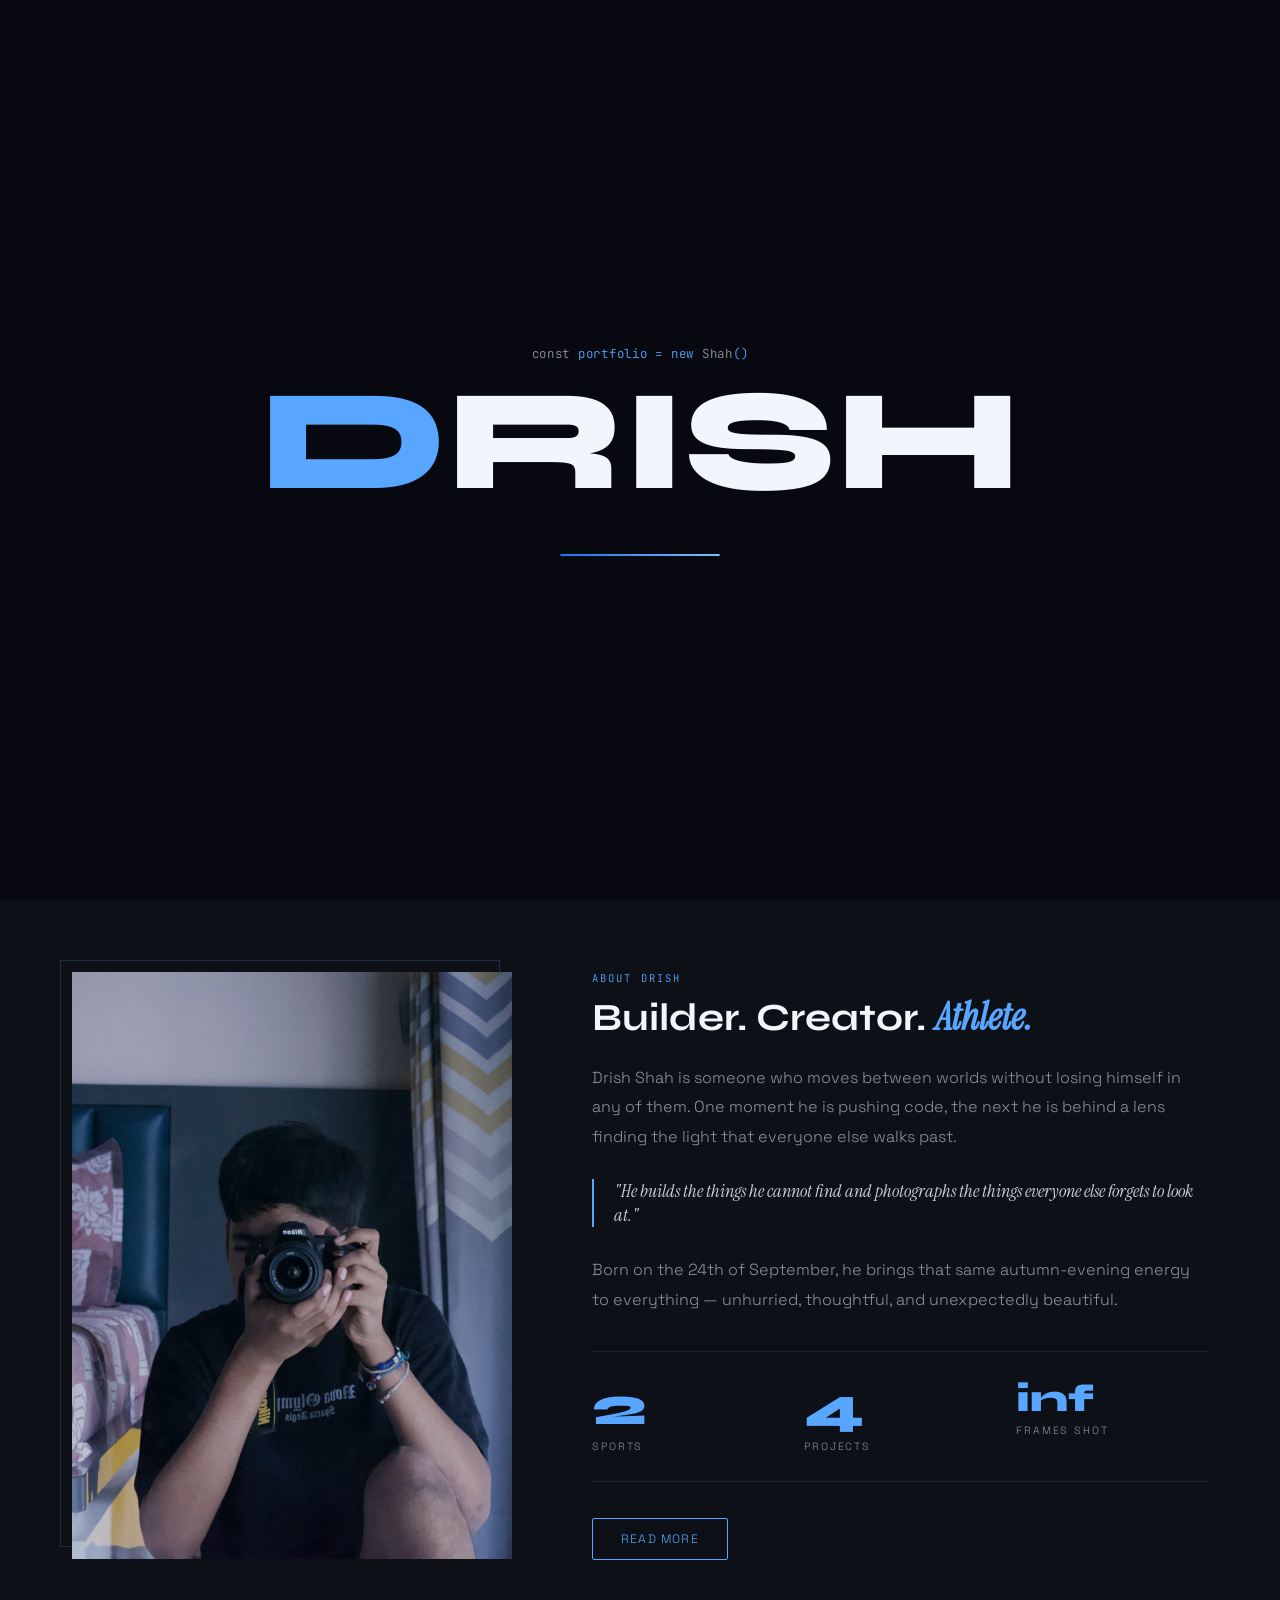
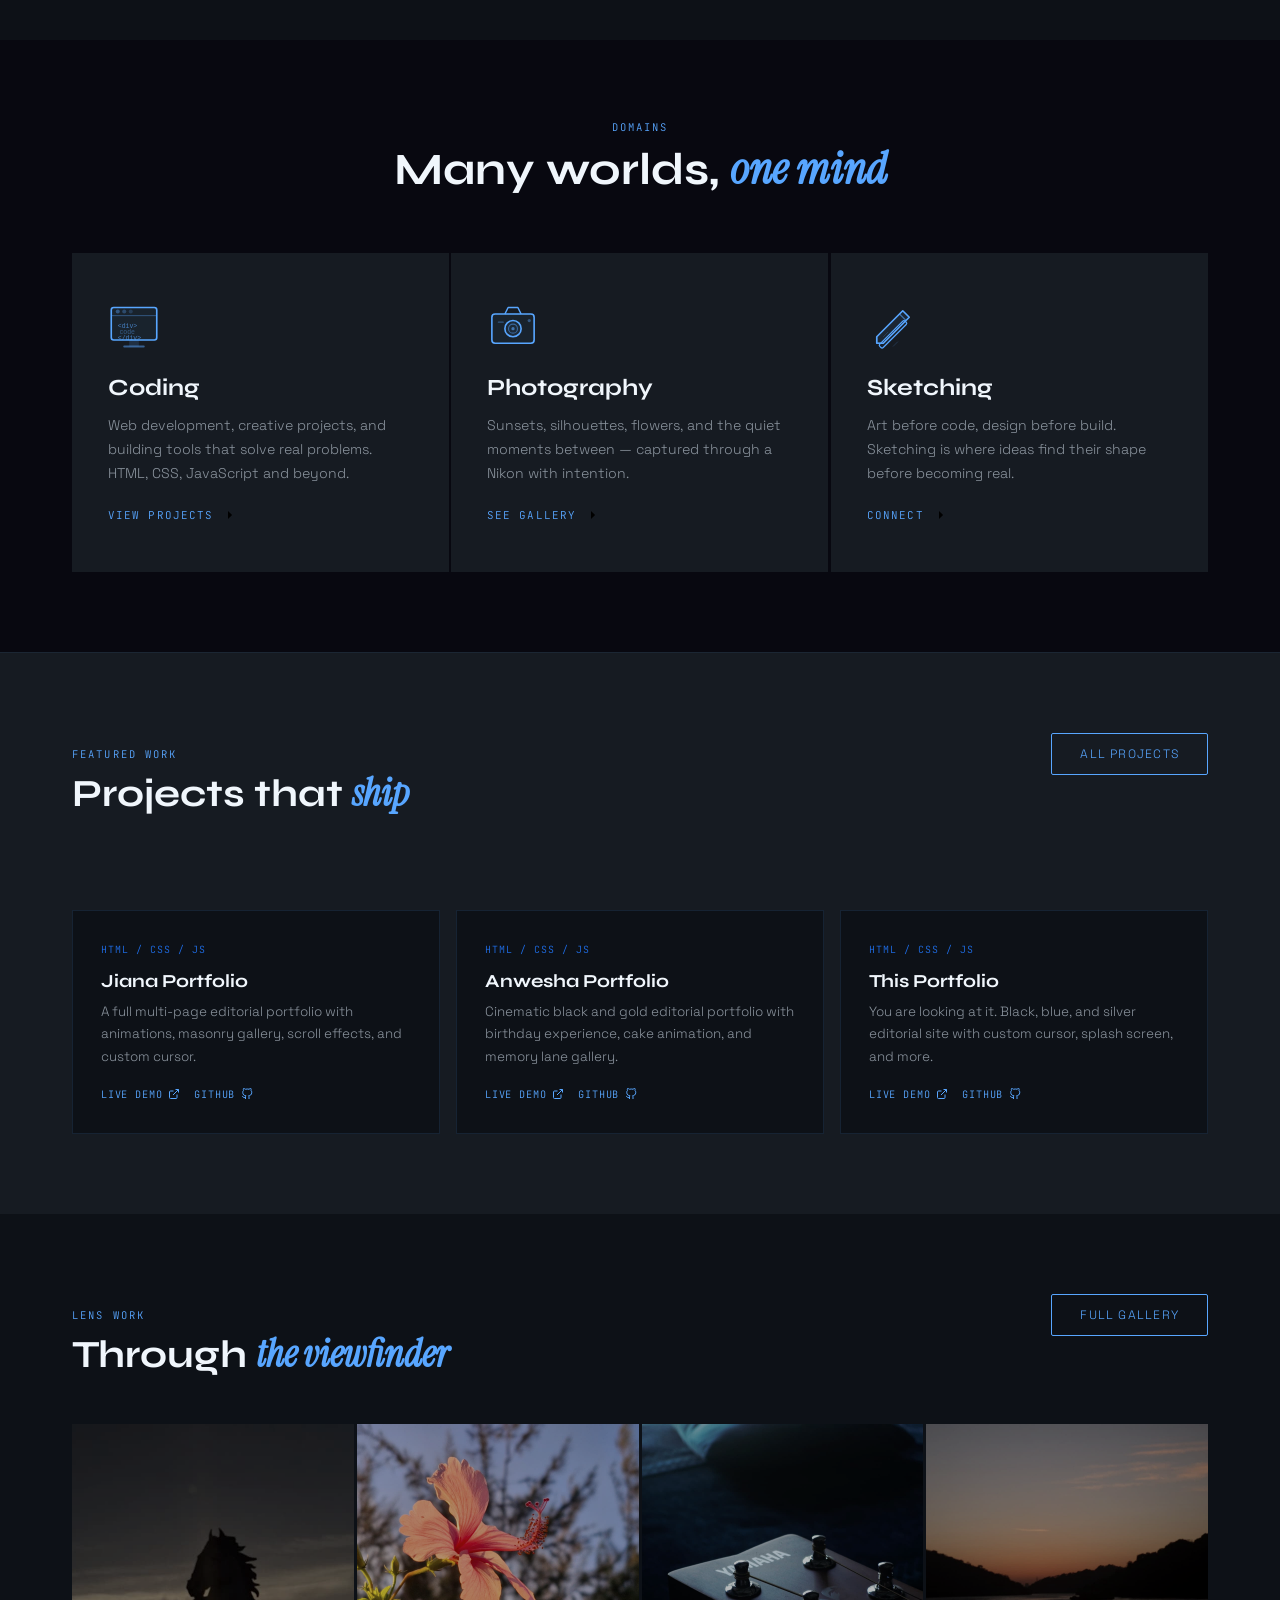
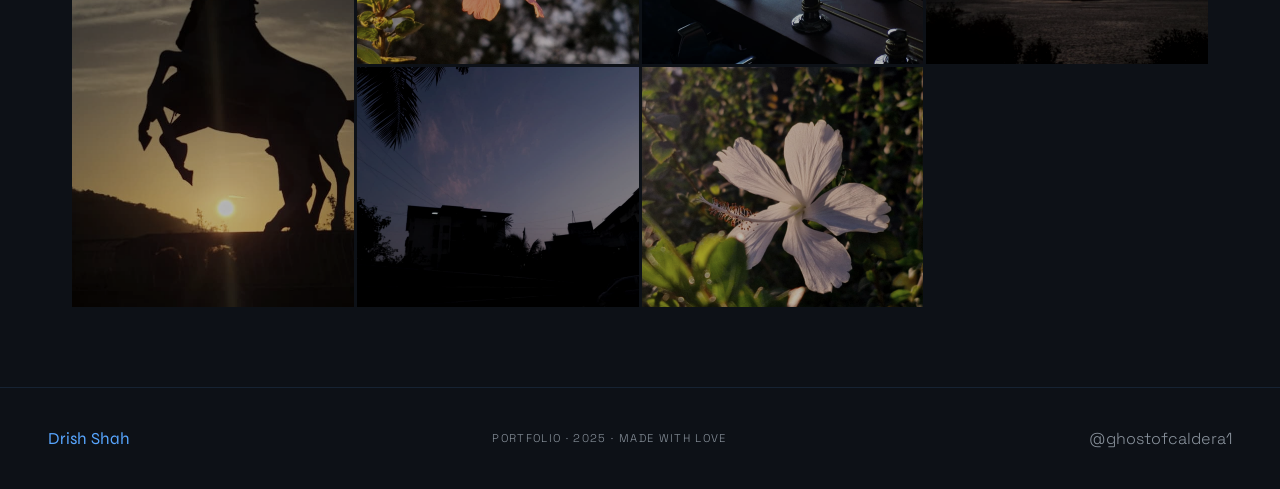
<file: index1.html>
<!DOCTYPE html>
<html lang="en">
<head>
<meta charset="UTF-8">
<meta name="viewport" content="width=device-width, initial-scale=1.0">
<title>Drish Shah — Portfolio</title>
<link rel="stylesheet" href="style.css">
<style>
/* ── HERO ── */
.hero {
  min-height: calc(100vh - var(--nav-h));
  display: grid; grid-template-columns: 1fr 1fr;
  position: relative; overflow: hidden;
}
/* Blue grid lines background */
.hero::before {
  content: '';
  position: absolute; inset: 0; pointer-events: none;
  background-image:
    linear-gradient(rgba(88,166,255,.05) 1px, transparent 1px),
    linear-gradient(90deg, rgba(88,166,255,.05) 1px, transparent 1px);
  background-size: 60px 60px;
  z-index: 0;
}
.hero-left {
  display: flex; flex-direction: column; justify-content: center;
  padding: 80px 64px 100px 72px;
  position: relative; z-index: 2;
}
.hero-mono {
  font-family: 'JetBrains Mono', monospace;
  font-size: .72rem; color: var(--blue-dim);
  letter-spacing: .08em; margin-bottom: 20px;
  display: flex; align-items: center; gap: 12px;
  opacity: 0; animation: fadeUp .6s ease .2s forwards;
}
.hero-mono::before {
  content: ''; width: 32px; height: 1px; background: var(--blue-dim);
}
.hero-name {
  font-family: 'Syne', sans-serif;
  font-size: clamp(3.5rem, 5.5vw, 6.5rem);
  font-weight: 800; color: var(--white);
  line-height: .95; margin-bottom: 4px;
  opacity: 0; animation: fadeUp .7s ease .35s forwards;
}
.hero-name .blue-text { color: var(--blue); }
.hero-last {
  font-family: 'Instrument Serif', serif;
  font-style: italic; font-size: clamp(2rem,3.5vw,4.2rem);
  color: var(--silver-dim); display: block;
  font-weight: 400; letter-spacing: .04em;
  margin-bottom: 32px;
  opacity: 0; animation: fadeUp .7s ease .5s forwards;
}
.hero-typewriter-wrap {
  font-family: 'JetBrains Mono', monospace;
  font-size: .9rem; color: var(--blue-dim);
  height: 1.4rem; margin-bottom: 28px;
  opacity: 0; animation: fadeUp .6s ease .6s forwards;
}
#typewriter::after { content: '_'; color: var(--blue); animation: blink .8s step-end infinite; }
@keyframes blink { 50% { opacity: 0; } }
.hero-desc {
  font-size: 1.0rem; line-height: 1.8; color: var(--silver-dim);
  max-width: 420px; margin-bottom: 40px;
  opacity: 0; animation: fadeUp .6s ease .7s forwards;
}
.hero-tags { display: flex; gap: 8px; flex-wrap: wrap; margin-bottom: 40px; opacity: 0; animation: fadeUp .6s ease .8s forwards; }
.hero-tag {
  padding: 5px 14px;
  border: 1px solid rgba(88,166,255,.25);
  font-family: 'JetBrains Mono', monospace;
  font-size: .66rem; color: var(--blue-dim);
  letter-spacing: .08em; transition: all .2s;
}
.hero-tag:hover { border-color: var(--blue); color: var(--blue); background: var(--blue-glow); }
.hero-ctas { display: flex; gap: 14px; flex-wrap: wrap; opacity: 0; animation: fadeUp .6s ease .9s forwards; }
.bday-pill {
  display: inline-flex; align-items: center; gap: 10px;
  margin-top: 28px; padding: 10px 22px;
  background: rgba(88,166,255,.04);
  border: 1px solid rgba(88,166,255,.15);
  border-radius: 40px;
  opacity: 0; animation: fadeUp .6s ease 1s forwards;
}
#bday-countdown { display: flex; align-items: center; gap: 10px; }
#bday-countdown .cd-num { font-family: 'Syne', sans-serif; font-size: 1.6rem; font-weight: 800; color: var(--blue); line-height: 1; }
#bday-countdown .cd-label { font-size: .7rem; letter-spacing: .1em; color: var(--silver-dim); }

@keyframes fadeUp { from { opacity: 0; transform: translateY(20px); } to { opacity: 1; transform: translateY(0); } }

/* ── Hero right ── */
.hero-right { position: relative; overflow: hidden; }
.hero-right-bg {
  position: absolute; inset: 0;
  background: linear-gradient(135deg, var(--deep) 0%, rgba(88,166,255,.04) 100%);
}
.hero-img-grid {
  position: absolute; inset: 0;
  display: grid; grid-template-columns: 1fr 1fr; grid-template-rows: 1fr 1fr;
}
.hero-img-grid .cell { overflow: hidden; }
.hero-img-grid .cell img {
  width: 100%; height: 100%; object-fit: cover;
  filter: brightness(.55) contrast(1.1) saturate(.6);
  transition: transform .7s; display: block;
}
.hero-img-grid .cell:hover img { transform: scale(1.06); }
.hero-img-grid::after {
  content: ''; position: absolute; inset: 0; pointer-events: none;
  background: linear-gradient(90deg, var(--black) 0%, transparent 20%),
              linear-gradient(0deg, rgba(8,8,16,.4) 0%, transparent 40%);
}
/* Blue glow corner */
.hero-right::before {
  content: ''; position: absolute; top: -100px; right: -100px;
  width: 400px; height: 400px;
  background: radial-gradient(circle, rgba(88,166,255,.1) 0%, transparent 70%);
  pointer-events: none; z-index: 5;
}

/* Profile badge */
.hero-profile-badge {
  position: absolute; bottom: 44px; left: 50%; transform: translateX(-30%);
  z-index: 10; padding: 16px 24px; text-align: center;
  background: rgba(8,8,16,.75);
  backdrop-filter: blur(20px) saturate(180%);
  -webkit-backdrop-filter: blur(20px) saturate(180%);
  border: 1px solid rgba(88,166,255,.25);
  border-radius: 4px;
  box-shadow: 0 8px 32px rgba(0,0,0,.5), inset 0 1px 0 rgba(88,166,255,.15), 0 0 0 1px rgba(88,166,255,.06);
}
.hero-profile-badge .badge-date { font-family: 'Syne',sans-serif; font-size: 1.1rem; font-weight: 700; color: var(--blue-light); display: block; }
.hero-profile-badge small { font-family: 'JetBrains Mono',monospace; font-size: .6rem; letter-spacing: .18em; text-transform: uppercase; color: rgba(139,148,158,.8); display: block; margin-top: 4px; }

/* Scroll hint */
.hero-scroll { position: absolute; bottom: 32px; left: 26%; transform: translateX(-50%); z-index: 6; }

/* Vertical line center */
.hero::after {
  content: ''; position: absolute; left: 50%; top: 10%; height: 80%;
  width: 1px; background: linear-gradient(180deg, transparent, rgba(88,166,255,.2), transparent);
  z-index: 1; pointer-events: none;
}

/* ── ABOUT STRIP ── */
.about-strip {
  background: var(--deep); padding: 80px 72px;
  display: grid; grid-template-columns: 1fr 1.4fr; gap: 80px; align-items: center;
}
.about-img-wrap { position: relative; }
.about-img-wrap img { width: 100%; aspect-ratio: 3/4; object-fit: cover; display: block; filter: brightness(.8) contrast(1.05) saturate(.8); }
.about-img-wrap::before {
  content: ''; position: absolute; top: -12px; left: -12px; right: 12px; bottom: 12px;
  border: 1px solid rgba(88,166,255,.2); z-index: 0; pointer-events: none;
}
.about-img-wrap img { position: relative; z-index: 1; }
.about-text h2 { font-size: clamp(2rem,3vw,3.2rem); color: var(--white); margin-bottom: 24px; }
.about-text p { font-size: 1rem; line-height: 1.85; color: var(--silver-dim); margin-bottom: 18px; }
.about-text .callout {
  border-left: 2px solid var(--blue);
  padding-left: 20px;
  font-family: 'Instrument Serif', serif;
  font-style: italic; font-size: 1.15rem;
  color: var(--silver); margin: 28px 0;
}
.stats-row {
  display: grid; grid-template-columns: repeat(3,1fr); gap: 20px; margin: 36px 0;
  padding: 28px 0;
  border-top: 1px solid rgba(88,166,255,.12);
  border-bottom: 1px solid rgba(88,166,255,.12);
}

/* ── INTERESTS ── */
.interests { padding: 80px 72px; }
.interests-header { text-align: center; margin-bottom: 60px; }
.interests-header h2 { font-size: clamp(2.2rem,3.5vw,4rem); color: var(--white); }
.interests-grid { display: grid; grid-template-columns: repeat(3,1fr); gap: 2px; }
.interest-card {
  background: var(--panel); padding: 48px 36px;
  position: relative; overflow: hidden; cursor: none;
  transition: background .3s; text-decoration: none; display: block;
}
.interest-card:hover { background: var(--panel2); }
.interest-card::before {
  content: ''; position: absolute; bottom: 0; left: 0; right: 0;
  height: 2px; background: var(--blue);
  transform: scaleX(0); transform-origin: left; transition: transform .4s ease;
}
.interest-card:hover::before { transform: scaleX(1); }
/* Blue corner glow on hover */
.interest-card::after {
  content: ''; position: absolute; top: 0; left: 0; right: 0; bottom: 0;
  background: radial-gradient(ellipse at top left, rgba(88,166,255,.06) 0%, transparent 60%);
  opacity: 0; transition: opacity .3s; pointer-events: none;
}
.interest-card:hover::after { opacity: 1; }
.ic-icon { display: block; margin-bottom: 20px; line-height: 1; transition: transform .3s; }
.interest-card:hover .ic-icon { transform: scale(1.08); }
.interest-card h3 { font-size: 1.45rem; color: var(--white); margin-bottom: 14px; }
.interest-card p { font-size: .88rem; line-height: 1.7; color: var(--silver-dim); }
.interest-link {
  display: inline-flex; align-items: center; gap: 8px; margin-top: 22px;
  font-family: 'JetBrains Mono', monospace;
  font-size: .68rem; letter-spacing: .1em; text-transform: uppercase; color: var(--blue);
}
.interest-link svg { width: 14px; transition: transform .25s; }
.interest-card:hover .interest-link svg { transform: translateX(4px); }

/* ── FEATURED PROJECT STRIP ── */
.project-strip {
  background: var(--panel); padding: 80px 72px;
  border-top: 1px solid rgba(88,166,255,.08);
}
.project-strip h2 { font-size: clamp(2rem,3vw,3.4rem); color: var(--white); margin-bottom: 48px; }
.project-cards { display: grid; grid-template-columns: repeat(3,1fr); gap: 16px; }
.proj-card {
  background: var(--deep);
  border: 1px solid rgba(88,166,255,.12);
  padding: 32px 28px;
  position: relative; overflow: hidden;
  text-decoration: none; display: block;
  transition: border-color .3s, background .3s;
}
.proj-card:hover { border-color: rgba(88,166,255,.4); background: rgba(88,166,255,.03); }
.proj-card::before {
  content: '';
  position: absolute; top: 0; left: 0; right: 0; height: 2px;
  background: linear-gradient(90deg, var(--blue-dim), var(--blue));
  transform: scaleX(0); transform-origin: left;
  transition: transform .4s ease;
}
.proj-card:hover::before { transform: scaleX(1); }
.proj-lang {
  font-family: 'JetBrains Mono', monospace;
  font-size: .62rem; letter-spacing: .1em; text-transform: uppercase;
  color: var(--blue-dim); margin-bottom: 16px; display: block;
}
.proj-card h3 { font-family: 'Syne',sans-serif; font-size: 1.15rem; color: var(--white); margin-bottom: 10px; }
.proj-card p { font-size: .84rem; line-height: 1.65; color: var(--silver-dim); margin-bottom: 20px; }
.proj-links { display: flex; gap: 14px; }
.proj-link {
  font-family: 'JetBrains Mono',monospace;
  font-size: .64rem; letter-spacing: .08em; text-transform: uppercase;
  color: var(--blue); text-decoration: none;
  display: flex; align-items: center; gap: 6px;
  transition: color .2s;
}
.proj-link:hover { color: var(--blue-light); }
.proj-link svg { width: 12px; fill: none; stroke: currentColor; stroke-width: 2; }

/* ── PHOTOGRAPHY PREVIEW ── */
.photo-preview { padding: 80px 72px; background: var(--deep); }
.photo-preview-header { display: flex; align-items: baseline; justify-content: space-between; margin-bottom: 48px; }
.photo-preview-header h2 { font-size: clamp(2rem,3vw,3.4rem); color: var(--white); }
.photo-mosaic { display: grid; grid-template-columns: repeat(4,1fr); gap: 3px; }
.photo-mosaic .pm-cell { overflow: hidden; }
.photo-mosaic .pm-cell img { width: 100%; height: 240px; object-fit: cover; display: block; filter: brightness(.72) contrast(1.06) saturate(.75); transition: transform .5s, filter .3s; }
.photo-mosaic .pm-cell:hover img { transform: scale(1.06); filter: brightness(.9) contrast(1.08) saturate(.9); }
.pm-tall { grid-row: span 2; }
.pm-tall img { height: 483px !important; }

@media (max-width: 900px) {
  .hero { grid-template-columns: 1fr; }
  .hero-right { height: 50vh; }
  .hero-left { padding: 48px 24px; }
  .about-strip { grid-template-columns: 1fr; padding: 48px 24px; gap: 40px; }
  .interests { padding: 48px 24px; }
  .interests-grid { grid-template-columns: 1fr; }
  .project-strip { padding: 48px 24px; }
  .project-cards { grid-template-columns: 1fr; }
  .photo-preview { padding: 48px 24px; }
  .photo-mosaic { grid-template-columns: repeat(2,1fr); }
  .pm-tall img { height: 240px !important; }
  .pm-tall { grid-row: span 1; }
}
</style>
</head>
<body>

<!-- SPLASH -->
<div id="splash">
  <div class="splash-mono"><span>const </span>portfolio = new <span>Shah</span>()</div>
  <div class="splash-name" id="splash-name"></div>
  <div class="splash-bar-wrap"><div class="splash-bar-fill"></div></div>
</div>

<div id="scroll-progress"></div>
<div id="page-transition"></div>
<div class="cursor-dot"></div>
<div class="cursor-ring"></div>

<div class="social-float">
  <a href="https://github.com/coder1239756" target="_blank" title="GitHub">
    <svg viewBox="0 0 24 24" fill="currentColor" width="16"><path d="M12 2C6.477 2 2 6.477 2 12c0 4.418 2.865 8.166 6.839 9.489.5.092.682-.217.682-.482 0-.237-.009-.868-.013-1.703-2.782.603-3.369-1.342-3.369-1.342-.454-1.155-1.11-1.462-1.11-1.462-.908-.62.069-.608.069-.608 1.003.07 1.531 1.03 1.531 1.03.892 1.529 2.341 1.087 2.91.832.092-.647.35-1.088.636-1.338-2.22-.253-4.555-1.11-4.555-4.943 0-1.091.39-1.984 1.03-2.682-.103-.254-.447-1.27.098-2.646 0 0 .84-.269 2.75 1.025A9.564 9.564 0 0112 6.844c.85.004 1.705.115 2.504.337 1.909-1.294 2.747-1.025 2.747-1.025.546 1.376.202 2.392.1 2.646.64.698 1.028 1.591 1.028 2.682 0 3.841-2.337 4.687-4.565 4.935.359.309.678.919.678 1.852 0 1.336-.012 2.415-.012 2.741 0 .267.18.578.688.48C19.138 20.163 22 16.418 22 12c0-5.523-4.477-10-10-10z"/></svg>
  </a>
  <a href="https://www.instagram.com/ghostofcaldera1" target="_blank" title="Instagram">
    <svg viewBox="0 0 24 24" fill="none" stroke="currentColor" stroke-width="1.5" width="15"><rect x="2" y="2" width="20" height="20" rx="5"/><circle cx="12" cy="12" r="4"/><circle cx="17.5" cy="6.5" r="1" fill="currentColor" stroke="none"/></svg>
  </a>
</div>

<nav>
  <a href="index1.html" class="nav-logo">D<span>.</span>S</a>
  <ul class="nav-links">
    <li><a href="index1.html">Home</a></li>
    <li><a href="about.html">About</a></li>
    <li><a href="work.html">Work</a></li>
    <li><a href="photography.html">Photography</a></li>
    <li><a href="connect.html">Connect</a></li>
  </ul>
  <a href="https://www.instagram.com/ghostofcaldera1" target="_blank" class="nav-gh">@ghostofcaldera1</a>
</nav>

<!-- HERO -->
<section class="hero page">
  <div class="hero-left">
    <div class="hero-mono">Portfolio · 2025</div>
    <h1 class="hero-name"><span class="blue-text">Drish</span></h1>
    <span class="hero-last">Shah</span>
    <div class="hero-typewriter-wrap">
      <span id="typewriter" data-words='["// coder. builder. creator.","// shoots stills. writes code.","// cricket, volleyball, football.","// @ghostofcaldera1","// born 24 September."]'></span>
    </div>
    <p class="hero-desc">
      Developer by logic, photographer by instinct, athlete by nature. 
      Building things that work and capturing moments worth keeping.
    </p>
    <div class="hero-tags">
      <span class="hero-tag">HTML / CSS / JS</span>
      <span class="hero-tag">Photography</span>
      <span class="hero-tag">Sketching</span>
      <span class="hero-tag">Cricket</span>
      <span class="hero-tag">Volleyball</span>
    </div>
    <div class="hero-ctas">
      <a href="work.html" class="btn btn-fill">View My Work</a>
      <a href="photography.html" class="btn">Photography</a>
    </div>
    <div class="bday-pill">
      <div id="bday-countdown">
        <span class="cd-num">-</span>
        <span class="cd-label">loading...</span>
      </div>
    </div>
  </div>

  <div class="hero-right">
    <div class="hero-right-bg"></div>
    <div class="hero-img-grid">
      <div class="cell"><img src="images/horse-sunset.jpg" alt="Photography"></div>
      <div class="cell"><img src="images/flower-orange.jpg" alt="Photography"></div>
      <div class="cell"><img src="images/river-sunset.jpg" alt="Photography"></div>
      <div class="cell"><img src="images/sunset-mountain.jpg" alt="Photography"></div>
    </div>
    <div class="hero-profile-badge">
      <span class="badge-date">24 September</span>
      <small>Born to build</small>
    </div>
  </div>

  <div class="hero-scroll">
    <div class="scroll-hint">
      <span>Scroll</span>
      <svg viewBox="0 0 24 24"><polyline points="6 9 12 15 18 9"/></svg>
    </div>
  </div>
</section>

<!-- MARQUEE -->
<div class="marquee-wrap">
  <div class="marquee-track">
    <span>Drish Shah</span><span class="dot">/</span>
    <span>Coder</span><span class="dot">/</span>
    <span>Photographer</span><span class="dot">/</span>
    <span>Sketching</span><span class="dot">/</span>
    <span>Cricket</span><span class="dot">/</span>
    <span>Volleyball</span><span class="dot">/</span>
    <span>Football</span><span class="dot">/</span>
    <span>September 24th</span><span class="dot">/</span>
    <span>@ghostofcaldera1</span><span class="dot">/</span>
    <span>Drish Shah</span><span class="dot">/</span>
    <span>Coder</span><span class="dot">/</span>
    <span>Photographer</span><span class="dot">/</span>
    <span>Sketching</span><span class="dot">/</span>
    <span>Cricket</span><span class="dot">/</span>
    <span>Volleyball</span><span class="dot">/</span>
    <span>Football</span><span class="dot">/</span>
    <span>September 24th</span><span class="dot">/</span>
    <span>@ghostofcaldera1</span><span class="dot">/</span>
  </div>
</div>

<!-- ABOUT STRIP -->
<section class="about-strip reveal">
  <div class="about-img-wrap tilt-card">
    <img src="images/profile-camera.jpg" alt="Drish Shah">
  </div>
  <div class="about-text">
    <span class="section-tag">About Drish</span>
    <h2>Builder. Creator. <em class="blue-text serif-italic">Athlete.</em></h2>
    <p>
      Drish Shah is someone who moves between worlds without losing himself in any of them. 
      One moment he is pushing code, the next he is behind a lens finding the light that 
      everyone else walks past.
    </p>
    <div class="callout">
      "He builds the things he cannot find and photographs the things everyone else forgets to look at."
    </div>
    <p>
      Born on the 24th of September, he brings that same autumn-evening energy to everything — 
      unhurried, thoughtful, and unexpectedly beautiful.
    </p>
    <div class="stats-row">
      <div class="stat-item">
        <span class="stat-number" data-count="3">0</span>
        <span class="stat-label">Sports</span>
      </div>
      <div class="stat-item">
        <span class="stat-number" data-count="5">0</span>
        <span class="stat-label">Projects</span>
      </div>
      <div class="stat-item">
        <span class="stat-number" style="font-size:2.4rem">inf</span>
        <span class="stat-label">Frames Shot</span>
      </div>
    </div>
    <a href="about.html" class="btn">Read More</a>
  </div>
</section>

<!-- INTERESTS -->
<section class="interests">
  <div class="interests-header reveal">
    <span class="section-tag">Domains</span>
    <h2>Many worlds, <em class="blue-text serif-italic">one mind</em></h2>
  </div>
  <div class="interests-grid">
    <a href="work.html" class="interest-card tilt-card reveal">
      <span class="ic-icon">
        <svg viewBox="0 0 64 64" fill="none" xmlns="http://www.w3.org/2000/svg" width="52" height="52">
          <rect x="4" y="8" width="56" height="40" rx="3" stroke="#58a6ff" stroke-width="2" fill="rgba(88,166,255,.05)"/>
          <line x1="4" y1="18" x2="60" y2="18" stroke="#58a6ff" stroke-width="1.2" opacity=".4"/>
          <circle cx="12" cy="13" r="2.5" fill="#58a6ff" opacity=".4"/>
          <circle cx="20" cy="13" r="2.5" fill="rgba(88,166,255,.3)"/>
          <circle cx="28" cy="13" r="2.5" fill="rgba(88,166,255,.2)"/>
          <text x="12" y="33" font-family="monospace" font-size="8" fill="#58a6ff" opacity=".7">&lt;div&gt;</text>
          <text x="14" y="41" font-family="monospace" font-size="8" fill="rgba(88,166,255,.45)">code</text>
          <text x="12" y="48" font-family="monospace" font-size="8" fill="#58a6ff" opacity=".7">&lt;/div&gt;</text>
          <line x1="20" y1="56" x2="44" y2="56" stroke="#58a6ff" stroke-width="2.5" stroke-linecap="round" opacity=".5"/>
          <rect x="26" y="48" width="12" height="8" fill="#58a6ff" opacity=".15"/>
        </svg>
      </span>
      <h3>Coding</h3>
      <p>Web development, creative projects, and building tools that solve real problems. HTML, CSS, JavaScript and beyond.</p>
      <span class="interest-link">View Projects <svg viewBox="0 0 24 24"><line x1="5" y1="12" x2="19" y2="12"/><polyline points="12 5 19 12 12 19"/></svg></span>
    </a>
    <a href="photography.html" class="interest-card tilt-card reveal">
      <span class="ic-icon">
        <svg viewBox="0 0 64 64" fill="none" xmlns="http://www.w3.org/2000/svg" width="52" height="52">
          <rect x="6" y="16" width="52" height="36" rx="4" stroke="#58a6ff" stroke-width="2" fill="rgba(88,166,255,.05)"/>
          <path d="M22 16 L26 8 L38 8 L42 16" stroke="#58a6ff" stroke-width="1.8" fill="none" stroke-linejoin="round"/>
          <circle cx="32" cy="34" r="10" stroke="#58a6ff" stroke-width="2" fill="rgba(88,166,255,.06)"/>
          <circle cx="32" cy="34" r="5.5" stroke="#58a6ff" stroke-width="1.4" opacity=".5"/>
          <circle cx="32" cy="34" r="2" fill="#58a6ff" opacity=".6"/>
          <circle cx="52" cy="24" r="2" fill="#58a6ff" opacity=".4"/>
          <line x1="14" y1="26" x2="20" y2="26" stroke="#58a6ff" stroke-width="1.5" stroke-linecap="round" opacity=".4"/>
        </svg>
      </span>
      <h3>Photography</h3>
      <p>Sunsets, silhouettes, flowers, and the quiet moments between — captured through a Nikon with intention.</p>
      <span class="interest-link">See Gallery <svg viewBox="0 0 24 24"><line x1="5" y1="12" x2="19" y2="12"/><polyline points="12 5 19 12 12 19"/></svg></span>
    </a>
    <a href="connect.html" class="interest-card tilt-card reveal">
      <span class="ic-icon">
        <svg viewBox="0 0 64 64" fill="none" xmlns="http://www.w3.org/2000/svg" width="52" height="52">
          <!-- Pencil/sketch icon -->
          <rect x="10" y="38" width="44" height="6" rx="2" stroke="#58a6ff" stroke-width="1.5" fill="rgba(88,166,255,.05)" transform="rotate(-45 32 41)"/>
          <path d="M44 12 L52 20 L20 52 L12 52 L12 44 Z" stroke="#58a6ff" stroke-width="2" fill="rgba(88,166,255,.08)" stroke-linejoin="round"/>
          <line x1="40" y1="16" x2="48" y2="24" stroke="#58a6ff" stroke-width="1.4" opacity=".6"/>
          <line x1="12" y1="44" x2="12" y2="52" stroke="#58a6ff" stroke-width="1.5" opacity=".5"/>
          <line x1="12" y1="52" x2="20" y2="52" stroke="#58a6ff" stroke-width="1.5" opacity=".5"/>
          <!-- sketch lines -->
          <line x1="20" y1="44" x2="26" y2="38" stroke="#58a6ff" stroke-width=".8" opacity=".3"/>
          <line x1="26" y1="50" x2="32" y2="44" stroke="#58a6ff" stroke-width=".8" opacity=".3"/>
          <line x1="32" y1="56" x2="38" y2="50" stroke="#58a6ff" stroke-width=".8" opacity=".3"/>
        </svg>
      </span>
      <h3>Sketching</h3>
      <p>Art before code, design before build. Sketching is where ideas find their shape before becoming real.</p>
      <span class="interest-link">Connect <svg viewBox="0 0 24 24"><line x1="5" y1="12" x2="19" y2="12"/><polyline points="12 5 19 12 12 19"/></svg></span>
    </a>
  </div>
</section>

<!-- FEATURED PROJECTS -->
<section class="project-strip reveal">
  <div style="display:flex;align-items:baseline;justify-content:space-between;margin-bottom:48px;">
    <div>
      <span class="section-tag">Featured Work</span>
      <h2>Projects that <em class="blue-text serif-italic">ship</em></h2>
    </div>
    <a href="work.html" class="btn">All Projects</a>
  </div>
  <div class="project-cards">
    <a href="https://coder1239756.github.io/Jianaa-Portfolio/index.html" target="_blank" class="proj-card tilt-card">
      <span class="proj-lang">HTML / CSS / JS</span>
      <h3>Jiana Portfolio</h3>
      <p>A full multi-page editorial portfolio with animations, masonry gallery, scroll effects, and custom cursor.</p>
      <div class="proj-links">
        <span class="proj-link">
          Live Demo
          <svg viewBox="0 0 24 24"><path d="M18 13v6a2 2 0 01-2 2H5a2 2 0 01-2-2V8a2 2 0 012-2h6"/><polyline points="15 3 21 3 21 9"/><line x1="10" y1="14" x2="21" y2="3"/></svg>
        </span>
        <span class="proj-link">
          GitHub
          <svg viewBox="0 0 24 24"><path d="M9 19c-5 1.5-5-2.5-7-3m14 6v-3.87a3.37 3.37 0 00-.94-2.61c3.14-.35 6.44-1.54 6.44-7A5.44 5.44 0 0020 4.77 5.07 5.07 0 0019.91 1S18.73.65 16 2.48a13.38 13.38 0 00-7 0C6.27.65 5.09 1 5.09 1A5.07 5.07 0 005 4.77a5.44 5.44 0 00-1.5 3.78c0 5.42 3.3 6.61 6.44 7A3.37 3.37 0 009 18.13V22"/></svg>
        </span>
      </div>
    </a>
    <a href="https://github.com/coder1239756" target="_blank" class="proj-card tilt-card">
      <span class="proj-lang">HTML / CSS / JS</span>
      <h3>Anwesha Portfolio</h3>
      <p>Cinematic black and gold editorial portfolio with birthday experience, cake animation, and memory lane gallery.</p>
      <div class="proj-links">
         <span class="proj-link">
          Live Demo
          <svg viewBox="0 0 24 24"><path d="M18 13v6a2 2 0 01-2 2H5a2 2 0 01-2-2V8a2 2 0 012-2h6"/><polyline points="15 3 21 3 21 9"/><line x1="10" y1="14" x2="21" y2="3"/></svg>
        </span>
        <span class="proj-link">
          GitHub
          <svg viewBox="0 0 24 24"><path d="M9 19c-5 1.5-5-2.5-7-3m14 6v-3.87a3.37 3.37 0 00-.94-2.61c3.14-.35 6.44-1.54 6.44-7A5.44 5.44 0 0020 4.77 5.07 5.07 0 0019.91 1S18.73.65 16 2.48a13.38 13.38 0 00-7 0C6.27.65 5.09 1 5.09 1A5.07 5.07 0 005 4.77a5.44 5.44 0 00-1.5 3.78c0 5.42 3.3 6.61 6.44 7A3.37 3.37 0 009 18.13V22"/></svg>
        </span>
      </div>
    </a>
    <a href="https://github.com/coder1239756" target="_blank" class="proj-card tilt-card">
      <span class="proj-lang">HTML / CSS / JS</span>
      <h3>This Portfolio</h3>
      <p>You are looking at it. Black, blue, and silver editorial site with custom cursor, splash screen, and more.</p>
      <div class="proj-links">
         <span class="proj-link">
          Live Demo
          <svg viewBox="0 0 24 24"><path d="M18 13v6a2 2 0 01-2 2H5a2 2 0 01-2-2V8a2 2 0 012-2h6"/><polyline points="15 3 21 3 21 9"/><line x1="10" y1="14" x2="21" y2="3"/></svg>
        </span>
        <span class="proj-link">
          GitHub
          <svg viewBox="0 0 24 24"><path d="M9 19c-5 1.5-5-2.5-7-3m14 6v-3.87a3.37 3.37 0 00-.94-2.61c3.14-.35 6.44-1.54 6.44-7A5.44 5.44 0 0020 4.77 5.07 5.07 0 0019.91 1S18.73.65 16 2.48a13.38 13.38 0 00-7 0C6.27.65 5.09 1 5.09 1A5.07 5.07 0 005 4.77a5.44 5.44 0 00-1.5 3.78c0 5.42 3.3 6.61 6.44 7A3.37 3.37 0 009 18.13V22"/></svg>
        </span>
      </div>
    </a>
  </div>
</section>

<!-- PHOTO PREVIEW -->
<section class="photo-preview">
  <div class="photo-preview-header reveal">
    <div>
      <span class="section-tag">Lens Work</span>
      <h2>Through <em class="blue-text serif-italic">the viewfinder</em></h2>
    </div>
    <a href="photography.html" class="btn">Full Gallery</a>
  </div>
  <div class="photo-mosaic reveal">
    <div class="pm-cell pm-tall"><img src="images/horse-sunset.jpg" alt=""></div>
    <div class="pm-cell"><img src="images/flower-orange.jpg" alt=""></div>
    <div class="pm-cell"><img src="images/guitar1.jpg" alt=""></div>
    <div class="pm-cell"><img src="images/river-sunset.jpg" alt=""></div>
    <div class="pm-cell"><img src="images/dusk-sky.jpg" alt=""></div>
    <div class="pm-cell"><img src="images/flower-white.jpg" alt=""></div>
  </div>
</section>

<footer>
  <span class="footer-name">Drish Shah</span>
  <span class="footer-meta">Portfolio · 2025 · Made with love</span>
 <a href="https://www.instagram.com/ghostofcaldera1" target="_blank">@ghostofcaldera1</a>
</footer>

<script src="script.js"></script>
<script>
// Splash letter animation
(function(){
  const name = 'DRISH';
  const el = document.getElementById('splash-name');
  if (!el) return;
  name.split('').forEach((ch,i) => {
    const s = document.createElement('span');
    s.className = 'sl' + (i === 0 ? ' blue' : '');
    s.textContent = ch;
    s.style.animationDelay = (.55 + i*.07) + 's';
    el.appendChild(s);
  });
})();
</script>
</body>
</html>
</file>
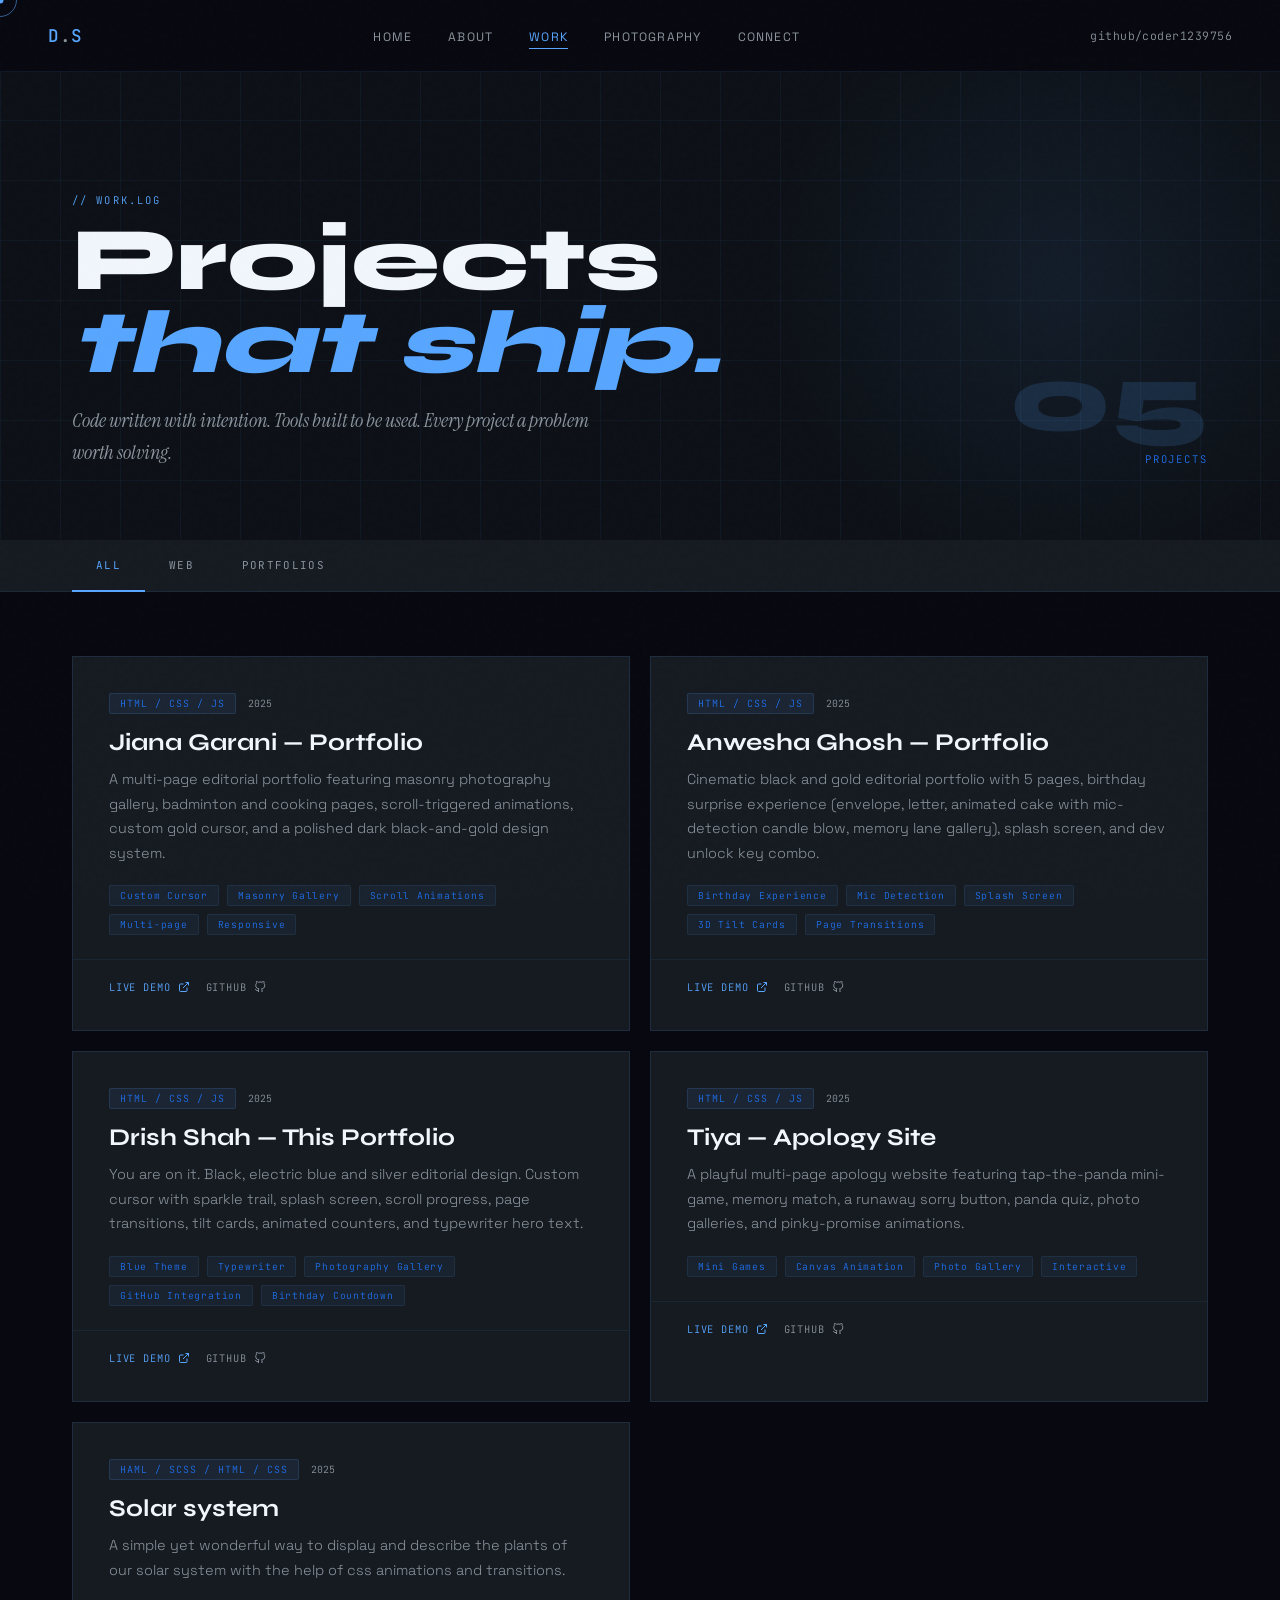
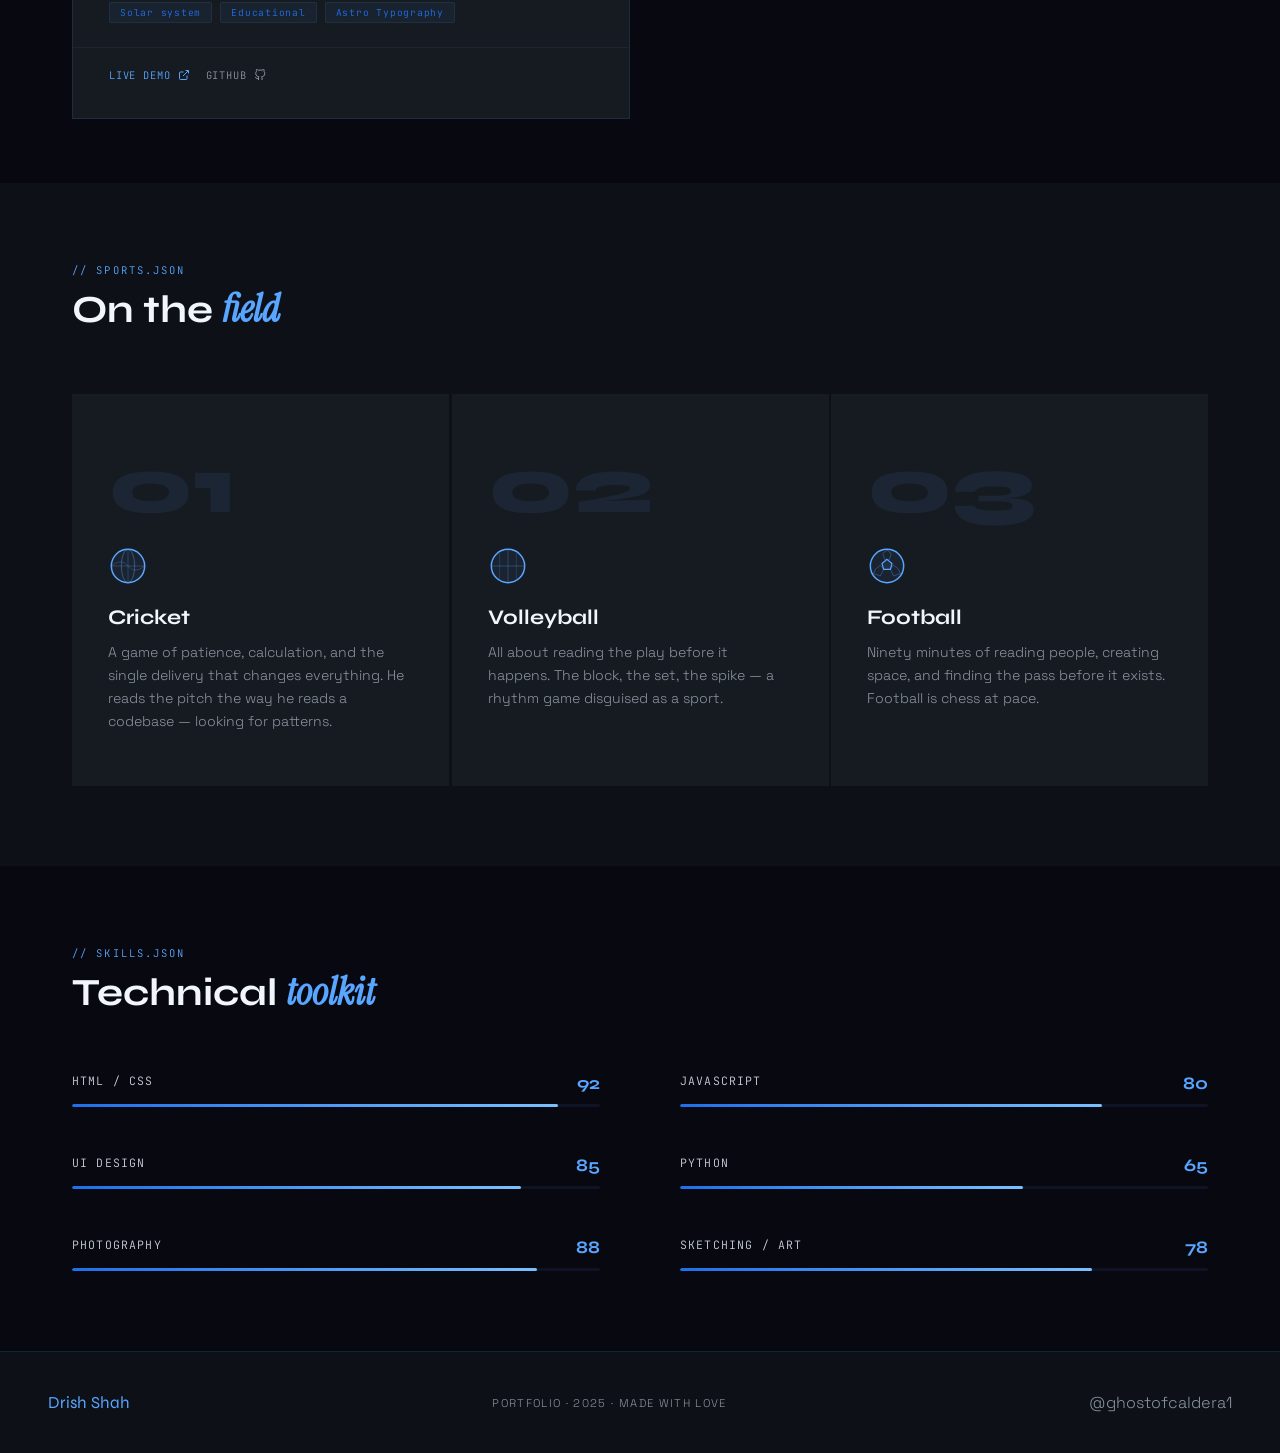
<file: work.html>
<!DOCTYPE html>
<html lang="en">
<head>
<meta charset="UTF-8">
<meta name="viewport" content="width=device-width, initial-scale=1.0">
<title>Work — Drish Shah</title>
<link rel="stylesheet" href="style.css">
<style>
.work-hero { min-height:60vh; display:flex; align-items:flex-end; padding:120px 72px 72px; position:relative; overflow:hidden; background:var(--deep); }
.work-hero::before { content:''; position:absolute; inset:0; background-image:linear-gradient(rgba(88,166,255,.05) 1px,transparent 1px),linear-gradient(90deg,rgba(88,166,255,.05) 1px,transparent 1px); background-size:60px 60px; pointer-events:none; }
.wh-bg { position:absolute; top:-20px; right:-80px; width:600px; height:600px; background:radial-gradient(circle,rgba(88,166,255,.08) 0%,transparent 70%); pointer-events:none; }
.wh-content { position:relative; z-index:2; }
.wh-content h1 { font-size:clamp(3.5rem,7vw,9rem); color:var(--white); font-weight:800; line-height:.92; }
.wh-content h1 em { color:var(--blue); }
.wh-content p { font-family:'Instrument Serif',serif; font-style:italic; font-size:1.25rem; color:var(--silver-dim); max-width:520px; margin-top:20px; line-height:1.6; }
.wh-count { position:absolute; right:72px; bottom:72px; text-align:right; }
.wh-count .wc-num { font-family:'Syne',sans-serif; font-size:6rem; font-weight:800; color:rgba(88,166,255,.15); line-height:1; display:block; }
.wh-count .wc-label { font-family:'JetBrains Mono',monospace; font-size:.66rem; letter-spacing:.18em; text-transform:uppercase; color:var(--blue-dim); }

/* Filter bar */
.filter-bar { background:var(--panel); border-bottom:1px solid rgba(88,166,255,.1); display:flex; padding:0 72px; position:sticky; top:72px; z-index:500; }
.fb-tab { padding:18px 24px; font-family:'JetBrains Mono',monospace; font-size:.68rem; letter-spacing:.12em; text-transform:uppercase; color:var(--silver-dim); background:transparent; border:none; border-bottom:2px solid transparent; cursor:none; transition:color .2s,border-color .2s; margin-bottom:-1px; }
.fb-tab.active,.fb-tab:hover { color:var(--blue); border-bottom-color:var(--blue); }

/* Projects grid */
.projects-section { padding:64px 72px; }
.proj-grid { display:grid; grid-template-columns:repeat(2,1fr); gap:20px; }
.proj-full-card {
  background:var(--panel); border:1px solid rgba(88,166,255,.12);
  position:relative; overflow:hidden; text-decoration:none; display:block;
  transition:border-color .3s, background .3s;
}
.proj-full-card:hover { border-color:rgba(88,166,255,.4); background:rgba(88,166,255,.02); }
.proj-full-card::before { content:''; position:absolute; top:0; left:0; right:0; height:2px; background:linear-gradient(90deg,var(--blue-dim),var(--blue)); transform:scaleX(0); transform-origin:left; transition:transform .4s; }
.proj-full-card:hover::before { transform:scaleX(1); }
/* Blue glow on hover */
.proj-full-card::after { content:''; position:absolute; inset:0; background:radial-gradient(ellipse at top left,rgba(88,166,255,.06) 0%,transparent 60%); opacity:0; transition:opacity .3s; pointer-events:none; }
.proj-full-card:hover::after { opacity:1; }

.pfc-header { padding:36px 36px 0; }
.pfc-meta { display:flex; align-items:center; gap:12px; margin-bottom:16px; }
.pfc-lang { font-family:'JetBrains Mono',monospace; font-size:.62rem; letter-spacing:.1em; text-transform:uppercase; color:var(--blue-dim); background:rgba(88,166,255,.08); border:1px solid rgba(88,166,255,.15); padding:3px 10px; border-radius:2px; }
.pfc-year { font-family:'JetBrains Mono',monospace; font-size:.62rem; color:var(--silver-dim); }
.pfc-header h2 { font-family:'Syne',sans-serif; font-size:1.5rem; color:var(--white); margin-bottom:12px; }
.pfc-header p { font-size:.9rem; line-height:1.7; color:var(--silver-dim); }
.pfc-features { padding:20px 36px; display:flex; flex-wrap:wrap; gap:8px; }
.pfc-feat { font-family:'JetBrains Mono',monospace; font-size:.6rem; letter-spacing:.08em; color:var(--blue-dim); background:rgba(88,166,255,.06); border:1px solid rgba(88,166,255,.1); padding:3px 10px; border-radius:2px; }
.pfc-footer { padding:20px 36px 36px; display:flex; gap:16px; border-top:1px solid rgba(88,166,255,.08); margin-top:4px; }
.pfc-link { display:inline-flex; align-items:center; gap:7px; font-family:'JetBrains Mono',monospace; font-size:.65rem; letter-spacing:.08em; text-transform:uppercase; color:var(--blue); text-decoration:none; transition:color .2s; }
.pfc-link svg { width:12px; fill:none; stroke:currentColor; stroke-width:2; }
.pfc-link:hover { color:var(--blue-light); }
.pfc-link.secondary { color:var(--silver-dim); }
.pfc-link.secondary:hover { color:var(--silver); }

/* Sports section */
.sports-section { padding:80px 72px; background:var(--deep); }
.sports-section h2 { font-size:clamp(2rem,3vw,3.2rem); color:var(--white); margin-bottom:64px; }
.sports-grid { display:grid; grid-template-columns:repeat(3,1fr); gap:3px; }
.sport-card {
  background:var(--panel); padding:52px 36px;
  position:relative; overflow:hidden;
  transition:background .3s;
}
.sport-card:hover { background:var(--panel2); }
.sport-card::after { content:''; position:absolute; bottom:0; left:0; right:0; height:2px; background:var(--blue); transform:scaleX(0); transform-origin:left; transition:transform .4s; }
.sport-card:hover::after { transform:scaleX(1); }
.sport-num { font-family:'Syne',sans-serif; font-size:5rem; font-weight:800; color:rgba(88,166,255,.08); line-height:1; display:block; margin-bottom:20px; transition:color .3s; }
.sport-card:hover .sport-num { color:rgba(88,166,255,.2); }
.sport-card .sport-icon { display:block; margin-bottom:16px; }
.sport-card h3 { font-family:'Syne',sans-serif; font-size:1.3rem; color:var(--white); margin-bottom:12px; }
.sport-card p { font-size:.88rem; line-height:1.65; color:var(--silver-dim); }

.skills-section { padding:80px 72px; background:var(--black); }
.skills-section h2 { font-size:clamp(2rem,3vw,3rem); color:var(--white); margin-bottom:60px; }
.skills-grid { display:grid; grid-template-columns:repeat(2,1fr); gap:48px 80px; }
.skill-item { }
.skill-top { display:flex; justify-content:space-between; margin-bottom:10px; }
.skill-name { font-family:'JetBrains Mono',monospace; font-size:.72rem; letter-spacing:.1em; text-transform:uppercase; color:var(--silver); }
.skill-pct { font-family:'Syne',sans-serif; font-size:1.1rem; font-weight:700; color:var(--blue); }
.skill-track { height:3px; background:rgba(88,166,255,.08); border-radius:2px; overflow:hidden; }
.skill-fill { height:100%; background:linear-gradient(90deg,var(--blue-dim),var(--blue-light)); width:0; border-radius:2px; transition:width 1.4s cubic-bezier(.16,1,.3,1); }
.skill-fill.animate { width:var(--w); }

@media(max-width:900px){
  .work-hero { padding:80px 24px 60px; }
  .wh-count { position:static; text-align:left; margin-top:24px; }
  .filter-bar { padding:0 16px; overflow-x:auto; }
  .projects-section { padding:48px 24px; }
  .proj-grid { grid-template-columns:1fr; }
  .sports-section,.skills-section { padding:60px 24px; }
  .sports-grid { grid-template-columns:1fr; }
  .skills-grid { grid-template-columns:1fr; }
}
</style>
</head>
<body>
<div id="scroll-progress"></div>
<div id="page-transition"></div>
<div class="cursor-dot"></div>
<div class="cursor-ring"></div>
<nav>
  <a href="index1.html" class="nav-logo">D<span>.</span>S</a>
  <ul class="nav-links">
    <li><a href="index1.html">Home</a></li>
    <li><a href="about.html">About</a></li>
    <li><a href="work.html">Work</a></li>
    <li><a href="photography.html">Photography</a></li>
    <li><a href="connect.html">Connect</a></li>
  </ul>
  <a href="https://github.com/coder1239756" target="_blank" class="nav-gh">github/coder1239756</a>
</nav>

<div class="page work-hero">
  <div class="wh-bg"></div>
  <div class="wh-content">
    <span class="section-tag fade-up d1">// work.log</span>
    <h1 class="fade-up d2">Projects<br><em>that ship.</em></h1>
    <p class="fade-up d3">Code written with intention. Tools built to be used. Every project a problem worth solving.</p>
  </div>
  <div class="wh-count fade-up d4">
    <span class="wc-num">05</span>
    <span class="wc-label">Projects</span>
  </div>
</div>

<div class="filter-bar">
  <button class="fb-tab active" data-filter="all">All</button>
  <button class="fb-tab" data-filter="web">Web</button>
  <button class="fb-tab" data-filter="portfolio">Portfolios</button>
</div>

<section class="projects-section">
  <div class="proj-grid" id="proj-grid">

    <a href="https://coder1239756.github.io/Jianaa-Portfolio/index.html" target="_blank" class="proj-full-card tilt-card" data-cat="portfolio web">
      <div class="pfc-header">
        <div class="pfc-meta">
          <span class="pfc-lang">HTML / CSS / JS</span>
          <span class="pfc-year">2025</span>
        </div>
        <h2>Jiana Garani — Portfolio</h2>
        <p>A multi-page editorial portfolio featuring masonry photography gallery, badminton and cooking pages, scroll-triggered animations, custom gold cursor, and a polished dark black-and-gold design system.</p>
      </div>
      <div class="pfc-features">
        <span class="pfc-feat">Custom Cursor</span>
        <span class="pfc-feat">Masonry Gallery</span>
        <span class="pfc-feat">Scroll Animations</span>
        <span class="pfc-feat">Multi-page</span>
        <span class="pfc-feat">Responsive</span>
      </div>
      <div class="pfc-footer">
        <span class="pfc-link">
          Live Demo
          <svg viewBox="0 0 24 24"><path d="M18 13v6a2 2 0 01-2 2H5a2 2 0 01-2-2V8a2 2 0 012-2h6"/><polyline points="15 3 21 3 21 9"/><line x1="10" y1="14" x2="21" y2="3"/></svg>
        </span>
        <span class="pfc-link secondary">
          GitHub
          <svg viewBox="0 0 24 24"><path d="M9 19c-5 1.5-5-2.5-7-3m14 6v-3.87a3.37 3.37 0 00-.94-2.61c3.14-.35 6.44-1.54 6.44-7A5.44 5.44 0 0020 4.77 5.07 5.07 0 0019.91 1S18.73.65 16 2.48a13.38 13.38 0 00-7 0C6.27.65 5.09 1 5.09 1A5.07 5.07 0 005 4.77a5.44 5.44 0 00-1.5 3.78c0 5.42 3.3 6.61 6.44 7A3.37 3.37 0 009 18.13V22"/></svg>
        </span>
      </div>
    </a>

    <a href="https://coder1239756.github.io/Anwesha-portfolio/" target="_blank" class="proj-full-card tilt-card" data-cat="portfolio web">
      <div class="pfc-header">
        <div class="pfc-meta">
          <span class="pfc-lang">HTML / CSS / JS</span>
          <span class="pfc-year">2025</span>
        </div>
        <h2>Anwesha Ghosh — Portfolio</h2>
        <p>Cinematic black and gold editorial portfolio with 5 pages, birthday surprise experience (envelope, letter, animated cake with mic-detection candle blow, memory lane gallery), splash screen, and dev unlock key combo.</p>
      </div>
      <div class="pfc-features">
        <span class="pfc-feat">Birthday Experience</span>
        <span class="pfc-feat">Mic Detection</span>
        <span class="pfc-feat">Splash Screen</span>
        <span class="pfc-feat">3D Tilt Cards</span>
        <span class="pfc-feat">Page Transitions</span>
      </div>
      <div class="pfc-footer">
          <span class="pfc-link">
          Live Demo
          <svg viewBox="0 0 24 24"><path d="M18 13v6a2 2 0 01-2 2H5a2 2 0 01-2-2V8a2 2 0 012-2h6"/><polyline points="15 3 21 3 21 9"/><line x1="10" y1="14" x2="21" y2="3"/></svg>
        </span>
        <span class="pfc-link secondary">
          GitHub
          <svg viewBox="0 0 24 24"><path d="M9 19c-5 1.5-5-2.5-7-3m14 6v-3.87a3.37 3.37 0 00-.94-2.61c3.14-.35 6.44-1.54 6.44-7A5.44 5.44 0 0020 4.77 5.07 5.07 0 0019.91 1S18.73.65 16 2.48a13.38 13.38 0 00-7 0C6.27.65 5.09 1 5.09 1A5.07 5.07 0 005 4.77a5.44 5.44 0 00-1.5 3.78c0 5.42 3.3 6.61 6.44 7A3.37 3.37 0 009 18.13V22"/></svg>
        </span>
      </div>
    </a>

    <a href="index1.html" class="proj-full-card tilt-card" data-cat="portfolio web">
      <div class="pfc-header">
        <div class="pfc-meta">
          <span class="pfc-lang">HTML / CSS / JS</span>
          <span class="pfc-year">2025</span>
        </div>
        <h2>Drish Shah — This Portfolio</h2>
        <p>You are on it. Black, electric blue and silver editorial design. Custom cursor with sparkle trail, splash screen, scroll progress, page transitions, tilt cards, animated counters, and typewriter hero text.</p>
      </div>
      <div class="pfc-features">
        <span class="pfc-feat">Blue Theme</span>
        <span class="pfc-feat">Typewriter</span>
        <span class="pfc-feat">Photography Gallery</span>
        <span class="pfc-feat">GitHub Integration</span>
        <span class="pfc-feat">Birthday Countdown</span>
      </div>
      <div class="pfc-footer">
          <span class="pfc-link">
          Live Demo
          <svg viewBox="0 0 24 24"><path d="M18 13v6a2 2 0 01-2 2H5a2 2 0 01-2-2V8a2 2 0 012-2h6"/><polyline points="15 3 21 3 21 9"/><line x1="10" y1="14" x2="21" y2="3"/></svg>
        </span>
        <span class="pfc-link secondary">
          GitHub
          <svg viewBox="0 0 24 24"><path d="M9 19c-5 1.5-5-2.5-7-3m14 6v-3.87a3.37 3.37 0 00-.94-2.61c3.14-.35 6.44-1.54 6.44-7A5.44 5.44 0 0020 4.77 5.07 5.07 0 0019.91 1S18.73.65 16 2.48a13.38 13.38 0 00-7 0C6.27.65 5.09 1 5.09 1A5.07 5.07 0 005 4.77a5.44 5.44 0 00-1.5 3.78c0 5.42 3.3 6.61 6.44 7A3.37 3.37 0 009 18.13V22"/></svg>
        </span>
      </div>
    </a>

    <a href="https://coder1239756.github.io/Sorry-tiya/" target="_blank" class="proj-full-card tilt-card" data-cat="web">
      <div class="pfc-header">
        <div class="pfc-meta">
          <span class="pfc-lang">HTML / CSS / JS</span>
          <span class="pfc-year">2025</span>
        </div>
        <h2>Tiya — Apology Site</h2>
        <p>A playful multi-page apology website featuring tap-the-panda mini-game, memory match, a runaway sorry button, panda quiz, photo galleries, and pinky-promise animations.</p>
      </div>
      <div class="pfc-features">
        <span class="pfc-feat">Mini Games</span>
        <span class="pfc-feat">Canvas Animation</span>
        <span class="pfc-feat">Photo Gallery</span>
        <span class="pfc-feat">Interactive</span>
      </div>
      <div class="pfc-footer">
          <span class="pfc-link">
          Live Demo
          <svg viewBox="0 0 24 24"><path d="M18 13v6a2 2 0 01-2 2H5a2 2 0 01-2-2V8a2 2 0 012-2h6"/><polyline points="15 3 21 3 21 9"/><line x1="10" y1="14" x2="21" y2="3"/></svg>
        </span>
        <span class="pfc-link secondary">
          GitHub
          <svg viewBox="0 0 24 24"><path d="M9 19c-5 1.5-5-2.5-7-3m14 6v-3.87a3.37 3.37 0 00-.94-2.61c3.14-.35 6.44-1.54 6.44-7A5.44 5.44 0 0020 4.77 5.07 5.07 0 0019.91 1S18.73.65 16 2.48a13.38 13.38 0 00-7 0C6.27.65 5.09 1 5.09 1A5.07 5.07 0 005 4.77a5.44 5.44 0 00-1.5 3.78c0 5.42 3.3 6.61 6.44 7A3.37 3.37 0 009 18.13V22"/></svg>
        </span>
      </div>
    </a>

    <a href="https://coder1239756.github.io/solar-web/" target="_blank" class="proj-full-card tilt-card" data-cat="portfolio web">
      <div class="pfc-header">
        <div class="pfc-meta">
          <span class="pfc-lang">HAML / SCSS / HTML / CSS</span>
          <span class="pfc-year">2025</span>
        </div>
        <h2>Solar system</h2>
        <p>A simple yet wonderful way to display and describe the plants of our solar system with the help of css animations and transitions.</p>
      </div>
      <div class="pfc-features">
        <span class="pfc-feat">Solar system</span>
        <span class="pfc-feat">Educational</span>
        <span class="pfc-feat">Astro Typography</span>
      </div>
      <div class="pfc-footer">
          <span class="pfc-link">
          Live Demo
          <svg viewBox="0 0 24 24"><path d="M18 13v6a2 2 0 01-2 2H5a2 2 0 01-2-2V8a2 2 0 012-2h6"/><polyline points="15 3 21 3 21 9"/><line x1="10" y1="14" x2="21" y2="3"/></svg>
        </span>
        <span class="pfc-link secondary">
          GitHub
          <svg viewBox="0 0 24 24"><path d="M9 19c-5 1.5-5-2.5-7-3m14 6v-3.87a3.37 3.37 0 00-.94-2.61c3.14-.35 6.44-1.54 6.44-7A5.44 5.44 0 0020 4.77 5.07 5.07 0 0019.91 1S18.73.65 16 2.48a13.38 13.38 0 00-7 0C6.27.65 5.09 1 5.09 1A5.07 5.07 0 005 4.77a5.44 5.44 0 00-1.5 3.78c0 5.42 3.3 6.61 6.44 7A3.37 3.37 0 009 18.13V22"/></svg>
        </span>
      </div>
    </a>

  </div>
</section>

<!-- SPORTS -->
<section class="sports-section">
  <span class="section-tag">// sports.json</span>
  <h2>On the <em class="blue-text serif-italic">field</em></h2>
  <div class="sports-grid">
    <div class="sport-card tilt-card reveal">
      <span class="sport-num">01</span>
      <span class="sport-icon">
        <svg viewBox="0 0 48 48" fill="none" width="40" height="40">
          <circle cx="24" cy="24" r="20" stroke="#58a6ff" stroke-width="1.8" fill="rgba(88,166,255,.06)"/>
          <line x1="24" y1="4" x2="24" y2="44" stroke="#58a6ff" stroke-width="1" opacity=".3"/>
          <path d="M4 24 Q16 14 24 24 Q32 34 44 24" stroke="#58a6ff" stroke-width="1" fill="none" opacity=".3"/>
          <ellipse cx="24" cy="24" rx="8" ry="20" stroke="#58a6ff" stroke-width="1.2" fill="none" opacity=".4"/>
          <line x1="4" y1="24" x2="44" y2="24" stroke="#58a6ff" stroke-width="1" opacity=".3"/>
        </svg>
      </span>
      <h3>Cricket</h3>
      <p>A game of patience, calculation, and the single delivery that changes everything. He reads the pitch the way he reads a codebase — looking for patterns.</p>
    </div>
    <div class="sport-card tilt-card reveal">
      <span class="sport-num">02</span>
      <span class="sport-icon">
        <svg viewBox="0 0 48 48" fill="none" width="40" height="40">
          <circle cx="24" cy="24" r="20" stroke="#58a6ff" stroke-width="1.8" fill="rgba(88,166,255,.06)"/>
          <line x1="4" y1="24" x2="44" y2="24" stroke="#58a6ff" stroke-width="1" opacity=".35"/>
          <line x1="24" y1="4" x2="24" y2="44" stroke="#58a6ff" stroke-width="1" opacity=".35"/>
          <path d="M14 8 L14 40" stroke="#58a6ff" stroke-width="1" opacity=".25"/>
          <path d="M34 8 L34 40" stroke="#58a6ff" stroke-width="1" opacity=".25"/>
        </svg>
      </span>
      <h3>Volleyball</h3>
      <p>All about reading the play before it happens. The block, the set, the spike — a rhythm game disguised as a sport.</p>
    </div>
    <div class="sport-card tilt-card reveal">
      <span class="sport-num">03</span>
      <span class="sport-icon">
        <svg viewBox="0 0 48 48" fill="none" width="40" height="40">
          <circle cx="24" cy="24" r="20" stroke="#58a6ff" stroke-width="1.8" fill="rgba(88,166,255,.06)"/>
          <polygon points="24,16 30,21 28,28 20,28 18,21" stroke="#58a6ff" stroke-width="1.4" fill="rgba(88,166,255,.1)"/>
          <polygon points="24,5 29,9 27,16 21,16 19,9" stroke="#58a6ff" stroke-width="1" fill="none" opacity=".4"/>
          <polygon points="10,28 16,23 20,28 16,36 8,33" stroke="#58a6ff" stroke-width="1" fill="none" opacity=".4"/>
          <polygon points="38,28 32,23 28,28 32,36 40,33" stroke="#58a6ff" stroke-width="1" fill="none" opacity=".4"/>
        </svg>
      </span>
      <h3>Football</h3>
      <p>Ninety minutes of reading people, creating space, and finding the pass before it exists. Football is chess at pace.</p>
    </div>
  </div>
</section>

<!-- SKILLS -->
<section class="skills-section">
  <span class="section-tag">// skills.json</span>
  <h2>Technical <em class="blue-text serif-italic">toolkit</em></h2>
  <div class="skills-grid" data-skills>
    <div class="skill-item">
      <div class="skill-top"><span class="skill-name">HTML / CSS</span><span class="skill-pct">92</span></div>
      <div class="skill-track"><div class="skill-fill" style="--w:92%"></div></div>
    </div>
    <div class="skill-item">
      <div class="skill-top"><span class="skill-name">JavaScript</span><span class="skill-pct">80</span></div>
      <div class="skill-track"><div class="skill-fill" style="--w:80%"></div></div>
    </div>
    <div class="skill-item">
      <div class="skill-top"><span class="skill-name">UI Design</span><span class="skill-pct">85</span></div>
      <div class="skill-track"><div class="skill-fill" style="--w:85%"></div></div>
    </div>
    <div class="skill-item">
      <div class="skill-top"><span class="skill-name">Python</span><span class="skill-pct">65</span></div>
      <div class="skill-track"><div class="skill-fill" style="--w:65%"></div></div>
    </div>
    <div class="skill-item">
      <div class="skill-top"><span class="skill-name">Photography</span><span class="skill-pct">88</span></div>
      <div class="skill-track"><div class="skill-fill" style="--w:88%"></div></div>
    </div>
    <div class="skill-item">
      <div class="skill-top"><span class="skill-name">Sketching / Art</span><span class="skill-pct">78</span></div>
      <div class="skill-track"><div class="skill-fill" style="--w:78%"></div></div>
    </div>
  </div>
</section>

<footer>
  <span class="footer-name">Drish Shah</span>
  <span class="footer-meta">Portfolio · 2025 · Made with love</span>
 <a href="https://www.instagram.com/ghostofcaldera1" target="_blank">@ghostofcaldera1</a>
</footer>
<script src="script.js"></script>
<script>
// Filter tabs
document.querySelectorAll('.fb-tab').forEach(tab => {
  tab.addEventListener('click', () => {
    document.querySelectorAll('.fb-tab').forEach(t=>t.classList.remove('active'));
    tab.classList.add('active');
    const f = tab.dataset.filter;
    document.querySelectorAll('.proj-full-card').forEach(card => {
      card.style.display = (f==='all'||card.dataset.cat.includes(f)) ? '' : 'none';
    });
  });
});
// Animate skill bars
const sg = document.querySelector('[data-skills]');
if (sg) {
  new IntersectionObserver(entries => {
    entries.forEach(e => { if(e.isIntersecting){ e.target.querySelectorAll('.skill-fill').forEach((f,i)=>setTimeout(()=>f.classList.add('animate'),i*120)); } });
  }, {threshold:.3}).observe(sg);
}
</script>
</body>
</html>
</file>
<file: style.css>
@import url('https://fonts.googleapis.com/css2?family=Space+Grotesk:wght@300;400;500;600;700&family=Syne:wght@400;500;600;700;800&family=Instrument+Serif:ital@0;1&family=JetBrains+Mono:wght@300;400;500&display=swap');

/* ════════════════════════════
   Drish Shah — Portfolio
   Palette: Black + Electric Blue + Silver
   ════════════════════════════ */
:root {
  --black:      #080810;
  --deep:       #0d1117;
  --panel:      #161b22;
  --panel2:     #1c2230;
  --blue:       #58a6ff;
  --blue-light: #79c0ff;
  --blue-dim:   #1f6feb;
  --blue-glow:  rgba(88,166,255,.18);
  --silver:     #c9d1d9;
  --silver-dim: #8b949e;
  --white:      #f0f6fc;
  --nav-h:      72px;
}

*, *::before, *::after { box-sizing: border-box; margin: 0; padding: 0; }
html { scroll-behavior: smooth; }

body {
  background: var(--black);
  color: var(--silver);
  font-family: 'Space Grotesk', sans-serif;
  font-weight: 300;
  cursor: none;
  overflow-x: hidden;
}

/* ── Noise grain ── */
body::before {
  content: '';
  position: fixed; inset: 0;
  background-image: url("data:image/svg+xml,%3Csvg viewBox='0 0 200 200' xmlns='http://www.w3.org/2000/svg'%3E%3Cfilter id='n'%3E%3CfeTurbulence type='fractalNoise' baseFrequency='.9' numOctaves='4' stitchTiles='stitch'/%3E%3C/filter%3E%3Crect width='100%25' height='100%25' filter='url(%23n)' opacity='.04'/%3E%3C/svg%3E");
  pointer-events: none; z-index: 9000; opacity: .35;
}

/* ── Cursor ── */
.cursor-dot {
  width: 7px; height: 7px;
  background: var(--blue);
  border-radius: 50%;
  position: fixed; top: 0; left: 0;
  pointer-events: none; z-index: 9999;
  transform: translate(-50%,-50%);
}
.cursor-ring {
  width: 34px; height: 34px;
  border: 1.5px solid var(--blue);
  border-radius: 50%;
  position: fixed; top: 0; left: 0;
  pointer-events: none; z-index: 9998;
  transform: translate(-50%,-50%);
  transition: width .2s, height .2s, opacity .2s, border-color .2s;
  opacity: .55;
}

/* ── Scroll progress ── */
#scroll-progress {
  position: fixed; top: 0; left: 0; right: 0;
  height: 2px;
  background: linear-gradient(90deg, var(--blue-dim), var(--blue), var(--blue-light));
  transform: scaleX(0); transform-origin: left;
  z-index: 9999;
  box-shadow: 0 0 10px rgba(88,166,255,.7);
}

/* ── Page transition ── */
#page-transition {
  position: fixed; inset: 0;
  background: var(--black);
  z-index: 99999;
  pointer-events: none;
  opacity: 0; transition: opacity .4s ease;
}
#page-transition.entering { opacity: 1; pointer-events: all; }
#page-transition.leaving  { opacity: 0; }

/* ── Sparkle cursor trail ── */
.cursor-sparkle {
  position: fixed; border-radius: 50%;
  pointer-events: none; z-index: 9997;
  background: radial-gradient(circle, var(--blue-light), var(--blue), transparent);
  opacity: .7;
  animation: sparkle-fly .7s ease-out forwards;
}
@keyframes sparkle-fly {
  0%   { opacity: .7; transform: translate(0,0) scale(1); }
  100% { opacity: 0; transform: translate(var(--ox), var(--oy)) scale(0); }
}

/* ── Nav ── */
nav {
  position: fixed; top: 0; left: 0; right: 0;
  height: var(--nav-h);
  background: rgba(8,8,16,.9);
  backdrop-filter: blur(16px);
  border-bottom: 1px solid rgba(88,166,255,.1);
  display: flex; align-items: center;
  justify-content: space-between;
  padding: 0 48px;
  z-index: 8000;
}
.nav-logo {
  font-family: 'JetBrains Mono', monospace;
  font-size: 1.1rem; font-weight: 500;
  color: var(--blue); text-decoration: none;
  letter-spacing: .04em;
  transition: opacity .2s;
}
.nav-logo span { color: var(--silver-dim); }
.nav-logo:hover { opacity: .75; }

.nav-links { display: flex; align-items: center; gap: 36px; list-style: none; }
.nav-links a {
  font-family: 'Space Grotesk', sans-serif;
  font-size: .76rem; font-weight: 400;
  letter-spacing: .1em; text-transform: uppercase;
  color: var(--silver-dim); text-decoration: none;
  position: relative; transition: color .2s;
}
.nav-links a::after {
  content: ''; position: absolute; bottom: -4px; left: 0; right: 0;
  height: 1px; background: var(--blue);
  transform: scaleX(0); transform-origin: right;
  transition: transform .3s ease;
}
.nav-links a:hover, .nav-links a.active { color: var(--blue); }
.nav-links a:hover::after, .nav-links a.active::after {
  transform: scaleX(1); transform-origin: left;
}
.nav-gh {
  font-family: 'JetBrains Mono', monospace;
  font-size: .72rem; color: var(--silver-dim);
  text-decoration: none; transition: color .2s;
  letter-spacing: .04em;
}
.nav-gh:hover { color: var(--blue); }

/* ── Page wrapper ── */
.page { padding-top: var(--nav-h); min-height: 100vh; }

/* ── Section tag ── */
.section-tag {
  font-family: 'JetBrains Mono', monospace;
  font-size: .66rem; letter-spacing: .2em; text-transform: uppercase;
  color: var(--blue); display: block; margin-bottom: 12px;
}

/* ── Headings ── */
h1,h2,h3 { font-family: 'Syne', sans-serif; font-weight: 700; line-height: 1.05; }
.serif-italic { font-family: 'Instrument Serif', serif; font-style: italic; }
.blue-text { color: var(--blue); }
.silver-text { color: var(--silver); }
.mono { font-family: 'JetBrains Mono', monospace; }

/* ── Buttons ── */
.btn {
  display: inline-flex; align-items: center; gap: 10px;
  padding: 12px 28px;
  border: 1px solid var(--blue);
  color: var(--blue); background: transparent;
  font-family: 'Space Grotesk', sans-serif;
  font-size: .76rem; letter-spacing: .1em; text-transform: uppercase;
  text-decoration: none; cursor: none;
  transition: background .25s, color .25s;
  border-radius: 2px;
}
.btn:hover { background: var(--blue); color: var(--black); }
.btn-fill { background: var(--blue); color: var(--black); border-color: var(--blue); }
.btn-fill:hover { background: var(--blue-light); border-color: var(--blue-light); }

/* ── Marquee ── */
.marquee-wrap {
  overflow: hidden;
  border-top: 1px solid rgba(88,166,255,.1);
  border-bottom: 1px solid rgba(88,166,255,.1);
  padding: 13px 0; background: var(--deep);
}
.marquee-track {
  display: flex; gap: 0;
  animation: marqueeScroll 32s linear infinite;
  white-space: nowrap;
}
.marquee-track:hover { animation-play-state: paused; }
.marquee-track span {
  font-family: 'Instrument Serif', serif;
  font-style: italic; font-size: 1.0rem;
  color: var(--silver-dim); padding-right: 48px;
}
.marquee-track span.dot { color: var(--blue); font-style: normal; padding-right: 48px; }
@keyframes marqueeScroll { from { transform: translateX(0); } to { transform: translateX(-50%); } }

/* ── Stat ── */
.stat-number {
  font-family: 'Syne', sans-serif; font-size: 3.4rem; font-weight: 800;
  color: var(--blue); line-height: 1; display: block;
}
.stat-label {
  font-size: .66rem; letter-spacing: .18em; text-transform: uppercase;
  color: var(--silver-dim); margin-top: 6px; display: block;
}

/* ── Reveal ── */
.reveal {
  opacity: 0; transform: translateY(28px);
  transition: opacity .75s ease, transform .75s ease;
}
.reveal.revealed { opacity: 1; transform: translateY(0); }

/* ── Tilt card ── */
.tilt-card { transition: transform .5s ease; will-change: transform; transform-style: preserve-3d; }

/* ── Photo frame ── */
.photo-frame { position: relative; overflow: hidden; }
.photo-frame img {
  width: 100%; height: 100%; object-fit: cover; display: block;
  filter: brightness(.82) contrast(1.06) saturate(.85);
  transition: transform .6s ease, filter .3s;
}
.photo-frame:hover img { transform: scale(1.04); filter: brightness(.95) contrast(1.08) saturate(.95); }
.photo-frame::after {
  content: ''; position: absolute; inset: 0;
  background: linear-gradient(135deg, rgba(88,166,255,.04) 0%, transparent 60%);
  pointer-events: none;
}

/* ── Blue glow box ── */
.glow-border {
  border: 1px solid rgba(88,166,255,.2);
  box-shadow: 0 0 0 1px rgba(88,166,255,.06), 0 4px 24px rgba(0,0,0,.4);
  transition: border-color .3s, box-shadow .3s;
}
.glow-border:hover {
  border-color: rgba(88,166,255,.45);
  box-shadow: 0 0 0 1px rgba(88,166,255,.12), 0 8px 40px rgba(88,166,255,.12);
}

/* ── Footer ── */
footer {
  border-top: 1px solid rgba(88,166,255,.12);
  padding: 40px 48px;
  display: flex; align-items: center; justify-content: space-between;
  background: var(--deep);
}
.footer-name { font-family: 'Syne', sans-serif; font-size: 1.05rem; color: var(--blue); }
.footer-meta { font-size: .7rem; letter-spacing: .12em; color: var(--silver-dim); text-transform: uppercase; }
footer a { color: var(--silver-dim); text-decoration: none; transition: color .2s; }
footer a:hover { color: var(--blue); }

/* ── Scroll hint ── */
.scroll-hint {
  display: flex; flex-direction: column; align-items: center; gap: 8px;
  font-size: .6rem; letter-spacing: .26em; text-transform: uppercase;
  color: rgba(88,166,255,.5);
  animation: scrollBounce 2.2s ease-in-out infinite;
}
.scroll-hint span { color: rgba(88,166,255,.65); }
.scroll-hint svg { width: 15px; fill: none; stroke: rgba(88,166,255,.55); stroke-width: 1.8; }
@keyframes scrollBounce {
  0%,100% { transform: translateY(0); opacity: .6; }
  50%      { transform: translateY(6px); opacity: 1; }
}

/* ── Floating social ── */
.social-float {
  position: fixed; right: 24px; top: 50%;
  transform: translateY(-50%);
  display: flex; flex-direction: column; gap: 10px; z-index: 7000;
}
.social-float a {
  width: 38px; height: 38px;
  background: rgba(88,166,255,.05);
  border: 1px solid rgba(88,166,255,.15);
  border-radius: 50%;
  display: flex; align-items: center; justify-content: center;
  color: var(--silver-dim); text-decoration: none; font-size: .75rem;
  transition: background .2s, color .2s, transform .2s;
}
.social-float a:hover { background: rgba(88,166,255,.18); color: var(--blue); transform: scale(1.12); }

/* ── Splash ── */
#splash {
  position: fixed; inset: 0; background: var(--black);
  z-index: 999999;
  display: flex; flex-direction: column;
  align-items: center; justify-content: center; gap: 0;
  transition: opacity .9s ease, visibility .9s;
}
#splash.splash-out { opacity: 0; visibility: hidden; }
.splash-mono { font-family: 'JetBrains Mono', monospace; font-size: .78rem; color: var(--blue); letter-spacing: .06em; opacity: 0; animation: splashIn .5s ease .2s forwards; }
.splash-mono span { color: var(--silver-dim); }
.splash-name {
  font-family: 'Syne', sans-serif; font-size: clamp(4rem,12vw,9rem); font-weight: 800;
  color: var(--white); line-height: 1; margin-top: 8px;
  overflow: hidden;
}
.splash-name .sl { display: inline-block; opacity: 0; transform: translateY(50px); animation: splashLetter .6s cubic-bezier(.16,1,.3,1) forwards; }
.splash-name .sl.blue { color: var(--blue); }
.splash-bar-wrap { width: 160px; height: 2px; background: rgba(88,166,255,.1); border-radius: 2px; margin-top: 40px; overflow: hidden; opacity: 0; animation: splashIn .4s ease .9s forwards; }
.splash-bar-fill { height: 100%; background: linear-gradient(90deg, var(--blue-dim), var(--blue-light)); animation: splashBarLoad 1.4s ease 1s forwards; width: 0; border-radius: 2px; }
@keyframes splashIn { to { opacity: 1; } }
@keyframes splashLetter { to { opacity: 1; transform: translateY(0); } }
@keyframes splashBarLoad { to { width: 100%; } }

/* ── Code block decoration ── */
.code-tag {
  font-family: 'JetBrains Mono', monospace;
  font-size: .68rem; color: var(--blue-dim);
  opacity: .6; letter-spacing: .04em;
}

@media (max-width: 900px) {
  nav { padding: 0 20px; }
  .nav-links { gap: 18px; }
  .nav-links a { font-size: .68rem; }
  .nav-gh { display: none; }
  footer { flex-direction: column; gap: 12px; text-align: center; padding: 28px 20px; }
  .social-float { display: none; }
}
</file>
